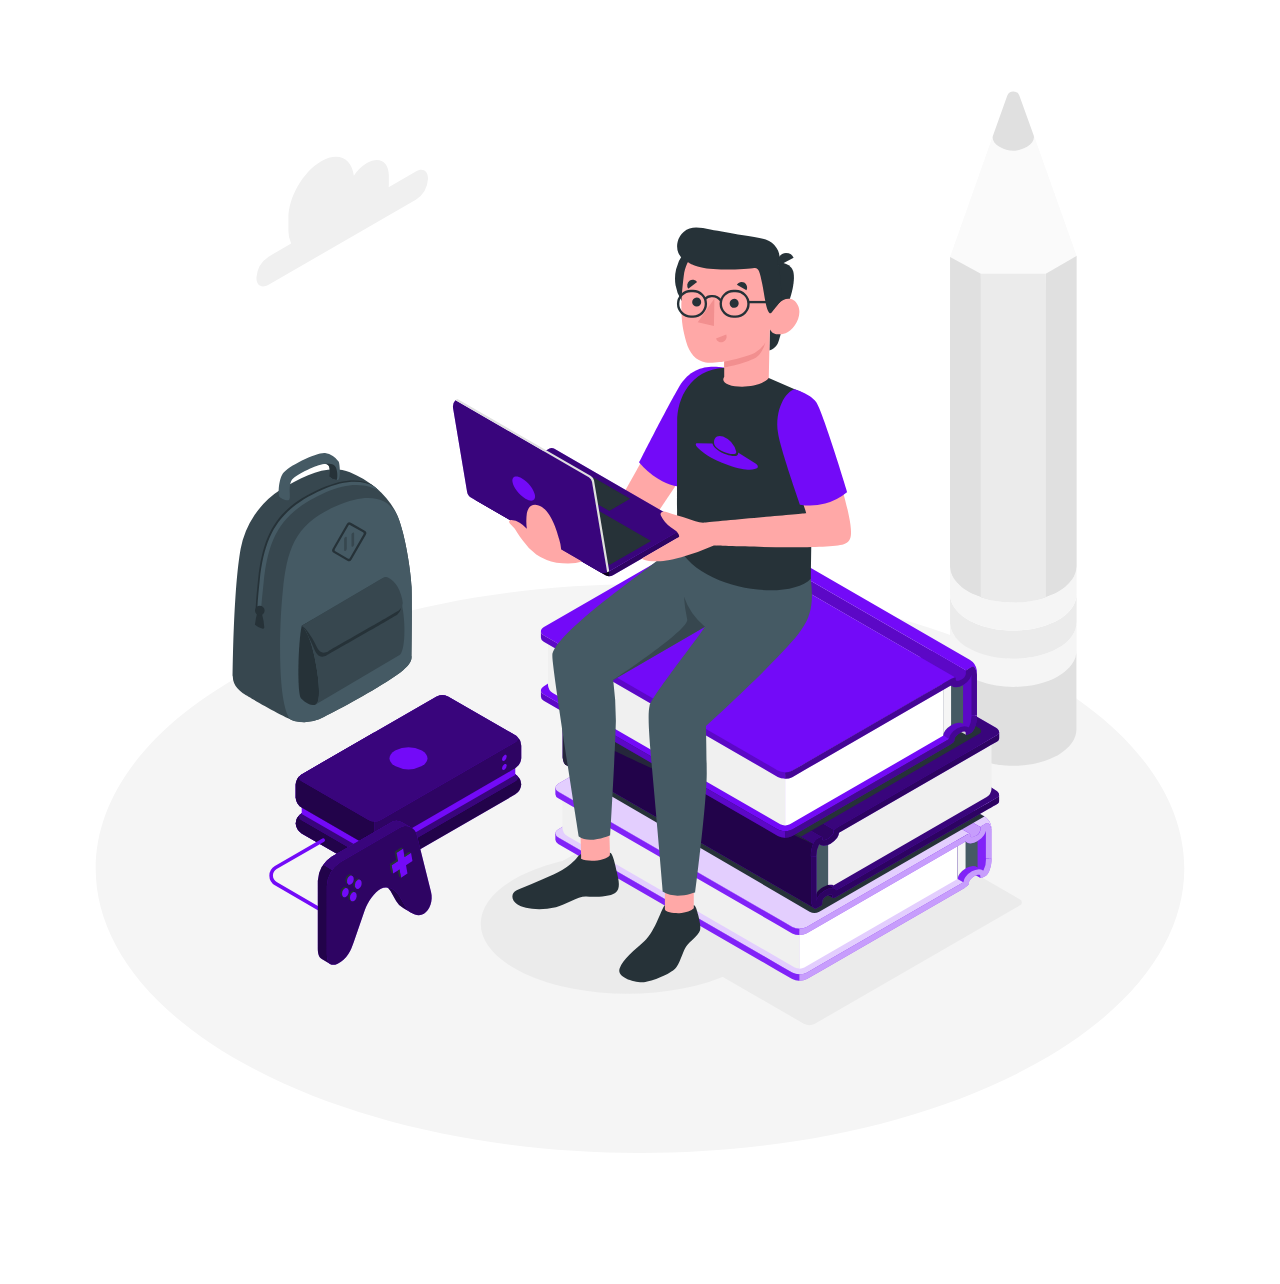
<file: anim1.html>
<!DOCTYPE html>
<html lang="en">
  <body>
    <svg
      class="animated"
      id="freepik_stories-nerd"
      xmlns="http://www.w3.org/2000/svg"
      viewBox="0 0 500 500"
      version="1.1"
      xmlns:xlink="http://www.w3.org/1999/xlink"
      xmlns:svgjs="http://svgjs.com/svgjs"
    >
      <style>
        svg#freepik_stories-nerd:not(.animated) .animable {
          opacity: 0;
        }
        svg#freepik_stories-nerd.animated #freepik--Floor--inject-1--inject-2 {
          animation: 1s 1 forwards cubic-bezier(0.36, -0.01, 0.5, 1.38)
            slideRight;
          animation-delay: 0s;
        }
        svg#freepik_stories-nerd.animated
          #freepik--Shadows--inject-1--inject-2 {
          animation: 1s 1 forwards cubic-bezier(0.36, -0.01, 0.5, 1.38)
            slideLeft;
          animation-delay: 0s;
        }
        svg#freepik_stories-nerd.animated #freepik--Pencil--inject-1--inject-2 {
          animation: 1s 1 forwards cubic-bezier(0.36, -0.01, 0.5, 1.38)
            slideDown;
          animation-delay: 0s;
        }
        svg#freepik_stories-nerd.animated
          #freepik--Backpack--inject-1--inject-2 {
          animation: 1s 1 forwards cubic-bezier(0.36, -0.01, 0.5, 1.38) fadeIn;
          animation-delay: 0s;
        }
        svg#freepik_stories-nerd.animated
          #freepik--game-console--inject-1--inject-2 {
          animation: 1s 1 forwards cubic-bezier(0.36, -0.01, 0.5, 1.38)
            slideDown;
          animation-delay: 0s;
        }
        svg#freepik_stories-nerd.animated #freepik--Cloud--inject-1--inject-2 {
          animation: 1s 1 forwards cubic-bezier(0.36, -0.01, 0.5, 1.38)
            slideRight;
          animation-delay: 0s;
        }
        svg#freepik_stories-nerd.animated
          #freepik--Character--inject-1--inject-2 {
          animation: 1s 1 forwards cubic-bezier(0.36, -0.01, 0.5, 1.38)
            lightSpeedLeft;
          animation-delay: 0s;
        }
        @keyframes slideRight {
          0% {
            opacity: 0;
            transform: translateX(30px);
          }
          100% {
            opacity: 1;
            transform: translateX(0);
          }
        }
        @keyframes slideLeft {
          0% {
            opacity: 0;
            transform: translateX(-30px);
          }
          100% {
            opacity: 1;
            transform: translateX(0);
          }
        }
        @keyframes slideDown {
          0% {
            opacity: 0;
            transform: translateY(-30px);
          }
          100% {
            opacity: 1;
            transform: translateY(0);
          }
        }
        @keyframes fadeIn {
          0% {
            opacity: 0;
          }
          100% {
            opacity: 1;
          }
        }
        @keyframes lightSpeedLeft {
          from {
            transform: translate3d(-50%, 0, 0) skewX(20deg);
            opacity: 0;
          }
          60% {
            transform: skewX(-10deg);
            opacity: 1;
          }
          80% {
            transform: skewX(2deg);
          }
          to {
            opacity: 1;
            transform: translate3d(0, 0, 0);
          }
        }
      </style>
      <g
        id="freepik--Floor--inject-1--inject-2"
        class="animable"
        style="transform-origin: 249.996px 340.407px"
      >
        <path
          d="M97.76,419.94c84.08,43.93,220.4,43.93,304.48,0s84.09-115.14,0-159.07-220.4-43.92-304.49,0S13.67,376,97.76,419.94Z"
          style="
            fill: rgb(245, 245, 245);
            transform-origin: 249.996px 340.407px;
          "
          id="elsd8z9pbwvpk"
          class="animable"
        ></path>
      </g>
      <g
        id="freepik--Shadows--inject-1--inject-2"
        class="animable"
        style="transform-origin: 294.038px 347.945px"
      >
        <path
          d="M204,381.79c22.66,10.8,59.39,10.8,82,0s22.66-28.3,0-39.1-59.38-10.8-82,0S181.3,371,204,381.79Z"
          style="fill: rgb(235, 235, 235); transform-origin: 244.991px 362.24px"
          id="elc4yq5ovt0wq"
          class="animable"
        ></path>
        <path
          d="M400.16,355.06l-81,46.75a4.79,4.79,0,0,1-4.33,0L213.58,343.33a1.32,1.32,0,0,1,0-2.5l81-46.75a4.79,4.79,0,0,1,4.33,0l101.28,58.48A1.32,1.32,0,0,1,400.16,355.06Z"
          style="
            fill: rgb(235, 235, 235);
            transform-origin: 306.878px 347.945px;
          "
          id="el0ebo9ebclxjo"
          class="animable"
        ></path>
      </g>
      <g
        id="freepik--Pencil--inject-1--inject-2"
        class="animable"
        style="transform-origin: 397.67px 166.365px"
      >
        <path
          d="M422.7,98.07v21.47s-8.82,4.13-25,4.13-25-4.14-25-4.14v-21l16.88-47.77c-.23,1.5.65,3,2.63,4.18a10.36,10.36,0,0,0,9.74.61,9.19,9.19,0,0,0,1.26-.61c2.1-1.21,3-2.87,2.59-4.45Z"
          style="fill: rgb(245, 245, 245); transform-origin: 397.7px 87.08px"
          id="el89b29o6j3sl"
          class="animable"
        ></path>
        <g id="elowywu04mzbl">
          <path
            d="M422.7,98.07v21.47s-8.82,4.13-25,4.13-25-4.14-25-4.14v-21l16.88-47.77c-.23,1.5.65,3,2.63,4.18a10.36,10.36,0,0,0,9.74.61,9.19,9.19,0,0,0,1.26-.61c2.1-1.21,3-2.87,2.59-4.45Z"
            style="
              fill: rgb(255, 255, 255);
              opacity: 0.5;
              transform-origin: 397.7px 87.08px;
            "
            class="animable"
            id="elsiuarbt7v6"
          ></path>
        </g>
        <path
          d="M420.76,248.57a17,17,0,0,1-5.39,4.64c-9.78,5.65-25.63,5.65-35.4,0a17,17,0,0,1-5.4-4.64,9.67,9.67,0,0,1-1.92-5.17v11.15c.18,3.56,2.61,7.09,7.32,9.81,9.77,5.64,25.62,5.64,35.4,0,4.88-2.82,7.33-6.52,7.33-10.22V243A9.47,9.47,0,0,1,420.76,248.57Z"
          style="
            fill: rgb(245, 245, 245);
            transform-origin: 397.675px 255.795px;
          "
          id="el85fsgt5i8hg"
          class="animable"
        ></path>
        <path
          d="M420.76,237.42a17,17,0,0,1-5.39,4.64c-.58.33-1.17.64-1.78.93-9.23,4.4-22.62,4.4-31.84,0-.61-.29-1.21-.6-1.78-.93a17,17,0,0,1-5.4-4.64,9.64,9.64,0,0,1-1.92-5.16V243.4a9.67,9.67,0,0,0,1.92,5.17,17,17,0,0,0,5.4,4.64c9.77,5.65,25.62,5.65,35.4,0a17,17,0,0,0,5.39-4.64A9.47,9.47,0,0,0,422.7,243V231.85A9.46,9.46,0,0,1,420.76,237.42Z"
          style="
            fill: rgb(235, 235, 235);
            transform-origin: 397.675px 244.649px;
          "
          id="elr1y33ox8qlr"
          class="animable"
        ></path>
        <path
          d="M420.76,226.27a17.12,17.12,0,0,1-5.39,4.65c-.58.33-1.17.63-1.78.93-9.23,4.4-22.62,4.4-31.84,0-.61-.3-1.21-.6-1.78-.93a17.17,17.17,0,0,1-5.4-4.65,9.64,9.64,0,0,1-1.92-5.16v11.15a9.64,9.64,0,0,0,1.92,5.16,17,17,0,0,0,5.4,4.64c.57.33,1.17.64,1.78.93,9.22,4.4,22.61,4.4,31.84,0,.61-.29,1.2-.6,1.78-.93a17,17,0,0,0,5.39-4.64,9.46,9.46,0,0,0,1.94-5.57V220.7A9.44,9.44,0,0,1,420.76,226.27Z"
          style="
            fill: rgb(245, 245, 245);
            transform-origin: 397.675px 233.495px;
          "
          id="elb4eq155n4k"
          class="animable"
        ></path>
        <path
          d="M372.65,98.49V221.11a9.64,9.64,0,0,0,1.92,5.16,17.17,17.17,0,0,0,5.4,4.65c.57.33,1.17.63,1.78.93a33,33,0,0,0,7.58,2.47L384.8,105.09Z"
          style="fill: rgb(245, 245, 245); transform-origin: 380.99px 166.405px"
          id="el14lkg83dsax"
          class="animable"
        ></path>
        <path
          d="M410.54,105.09,406,234.32a33,33,0,0,0,7.58-2.47c.61-.3,1.2-.6,1.78-.93a17.12,17.12,0,0,0,5.39-4.65,9.44,9.44,0,0,0,1.94-5.57V98.07Z"
          style="
            fill: rgb(245, 245, 245);
            transform-origin: 414.345px 166.195px;
          "
          id="el1s7fb7f24ih"
          class="animable"
        ></path>
        <path
          d="M372.65,98.49V221.11a9.64,9.64,0,0,0,1.92,5.16,17.17,17.17,0,0,0,5.4,4.65c.57.33,1.17.63,1.78.93a33,33,0,0,0,7.58,2.47L384.8,105.09Z"
          style="fill: rgb(224, 224, 224); transform-origin: 380.99px 166.405px"
          id="elg36pi7nzd0c"
          class="animable"
        ></path>
        <path
          d="M410.54,105.09,406,234.32a33,33,0,0,0,7.58-2.47c.61-.3,1.2-.6,1.78-.93a17.12,17.12,0,0,0,5.39-4.65,9.44,9.44,0,0,0,1.94-5.57V98.07Z"
          style="
            fill: rgb(224, 224, 224);
            transform-origin: 414.345px 166.195px;
          "
          id="elqkc0g9hdm8o"
          class="animable"
        ></path>
        <path
          d="M384.8,105.09v128a35.85,35.85,0,0,0,4.53,1.24,41.9,41.9,0,0,0,8.34.83h0a42.66,42.66,0,0,0,8.34-.83,35.85,35.85,0,0,0,4.53-1.24v-128Z"
          style="fill: rgb(235, 235, 235); transform-origin: 397.67px 170.125px"
          id="elmo8bzutbbjm"
          class="animable"
        ></path>
        <path
          d="M403.17,54.89a9.19,9.19,0,0,1-1.26.61,10.36,10.36,0,0,1-9.74-.61c-2-1.14-2.86-2.68-2.63-4.18l5.76-16.13A2.52,2.52,0,0,1,397.67,33h0a2.53,2.53,0,0,1,2.38,1.58l5.7,15.84v0C406.14,52,405.27,53.68,403.17,54.89Z"
          style="
            fill: rgb(224, 224, 224);
            transform-origin: 397.672px 44.7169px;
          "
          id="elk9p6bzsapyo"
          class="animable"
        ></path>
        <path
          d="M415.37,264.36c-8.4,4.85-21.28,5.52-30.94,2q-.81-.28-1.59-.63l-.72-.3c-.75-.34-1.47-.71-2.15-1.1-4.71-2.72-7.14-6.25-7.32-9.81V284.9c-.18,3.84,2.25,7.71,7.32,10.63.6.35,1.23.68,1.88,1,.24.12.5.21.74.32.42.18.83.37,1.26.53s.67.24,1,.35.71.26,1.08.37.82.23,1.23.34.63.18.95.25.95.21,1.43.3c.27,0,.54.12.81.16.54.1,1.09.17,1.64.25l.65.09c.61.07,1.22.12,1.83.16l.48,0c.67.05,1.34.07,2,.08h.32c.72,0,1.44,0,2.16,0h.16c.76,0,1.52-.09,2.28-.16h0a34.38,34.38,0,0,0,12.77-3.66h0c.22-.12.45-.22.67-.35,4.88-2.82,7.33-6.52,7.33-10.22V254.14C422.7,257.84,420.25,261.54,415.37,264.36Z"
          style="
            fill: rgb(224, 224, 224);
            transform-origin: 397.641px 276.935px;
          "
          id="elxba4ea7phds"
          class="animable"
        ></path>
      </g>
      <g
        id="freepik--Backpack--inject-1--inject-2"
        class="animable"
        style="transform-origin: 124.326px 229.271px"
      >
        <path
          d="M113.48,282.08c-2.89-.73-18.32-9.51-19.89-10.58s-4.67-3.28-4.67-7.09c0-3.37.35-35.15,3.11-50.5a35.64,35.64,0,0,1,15.85-23.4c9.6-5.95,19.25-10.26,27.38-6.88s15.55,9.59,18.75,17.09,5.39,22.52,5.62,28.33,0,25.73,0,27.5-.32,4.07-9.85,10-22.69,13-26.76,14.83A15.54,15.54,0,0,1,113.48,282.08Z"
          style="fill: rgb(55, 71, 79); transform-origin: 124.326px 232.483px"
          id="el6rcqrzlzscw"
          class="animable"
        ></path>
        <path
          d="M111.1,194.64c-.88.5-3.42-.75-3.8-1.38s-.48-6.08,1.42-9.09,13.75-8.56,16.68-8.15a8.17,8.17,0,0,1,5.45,3.48c.36.77.76,5.84,0,6.88s-3.47-.56-3.71-1,.89-4.15-1-4.92c-1.74-.7-10,2.81-13.36,5.63-1.46,1.23-1.39,4.28-1.32,5.79S111.54,194.38,111.1,194.64Z"
          style="fill: rgb(69, 90, 100); transform-origin: 119.18px 185.377px"
          id="elrnz9vcsiig"
          class="animable"
        ></path>
        <path
          d="M108.72,230.42c1.7-16.51,4.76-26.15,20.91-33.34s22.42-1.07,24.71,4.44c3,7.72,5.07,21.92,5.29,27.53.23,5.81,0,25.73,0,27.5s-.32,4.07-9.85,10-22.69,13-26.76,14.83a15.54,15.54,0,0,1-9.54.73,12.7,12.7,0,0,1-1.86-.73C106.59,274.92,107.16,245.5,108.72,230.42Z"
          style="fill: rgb(69, 90, 100); transform-origin: 133.675px 238.176px"
          id="el02ad4vr4rv7u"
          class="animable"
        ></path>
        <path
          d="M146.37,190.63c-4.22-2.47-11.14-4.1-21.3.43-18.16,8.09-22.77,18.22-24.6,36-.33,3.26-.82,7.14-1,11.31l-1.5-.91c.21-4.5.65-8.35,1-11.83,2-17.91,7.37-27.81,24.72-35.54,9.61-4.28,15.92-3.72,20.1-1.61A31.47,31.47,0,0,1,146.37,190.63Z"
          style="fill: rgb(38, 50, 56); transform-origin: 122.17px 212.621px"
          id="elylgxkugw9y"
          class="animable"
        ></path>
        <path
          d="M147,191.09c-4.21-2.47-11.14-4.1-21.29.43-18.17,8.09-22.78,18.22-24.61,36-.33,3.26-.82,7.14-1,11.31l-1.5-.91c.21-4.5.65-8.35,1-11.83,2-17.91,7.37-27.82,24.72-35.54,9.61-4.28,16.09-3.57,20.27-1.47A27.86,27.86,0,0,1,147,191.09Z"
          style="fill: rgb(69, 90, 100); transform-origin: 122.8px 213.122px"
          id="eloq0z1q2t25n"
          class="animable"
        ></path>
        <path
          d="M141.12,206.79l-5.49-3.14a1.18,1.18,0,0,0-1.6.44l-5.63,9.79a1.18,1.18,0,0,0,.42,1.61l5.42,3.16a1.18,1.18,0,0,0,1.61-.42l5.7-9.85A1.15,1.15,0,0,0,141.12,206.79Z"
          style="fill: rgb(38, 50, 56); transform-origin: 134.975px 211.155px"
          id="elfhaq9fkwydt"
          class="animable"
        ></path>
        <path
          d="M135.23,217.53l5.41-9.33a.58.58,0,0,0-.22-.8l-5-2.84a.59.59,0,0,0-.8.22l-5.35,9.29a.59.59,0,0,0,.22.8l4.91,2.87A.59.59,0,0,0,135.23,217.53Z"
          style="fill: rgb(69, 90, 100); transform-origin: 134.957px 211.158px"
          id="elvksi3ug1k6"
          class="animable"
        ></path>
        <path
          d="M136.39,213.07h0a1.09,1.09,0,0,0,.52-.82v-4.47c0-.29-.23-.38-.52-.22h0a1.09,1.09,0,0,0-.52.82v4.47C135.87,213.14,136.1,213.23,136.39,213.07Z"
          style="fill: rgb(55, 71, 79); transform-origin: 136.39px 210.315px"
          id="elt3z1axaxmna"
          class="animable"
        ></path>
        <path
          d="M133.49,214.75h0a1.12,1.12,0,0,0,.52-.83v-4.46c0-.29-.24-.39-.52-.22h0a1.07,1.07,0,0,0-.52.82v4.47C133,214.81,133.2,214.91,133.49,214.75Z"
          style="fill: rgb(55, 71, 79); transform-origin: 133.49px 211.992px"
          id="el0163qvxagc8nk"
          class="animable"
        ></path>
        <path
          d="M116.2,244.38s2.72,2.24,4.68,10.68,3.14,19.07,1,20.35-5.23-1.4-6-2.32C114.3,271.2,114.69,251.14,116.2,244.38Z"
          style="fill: rgb(38, 50, 56); transform-origin: 118.943px 260.065px"
          id="elbb2or9593em"
          class="animable"
        ></path>
        <path
          d="M116.2,244.38s2.72,2.24,4.68,10.68,3.14,19.07,1,20.35l33-19.46c2.16-1.28,2.69-12.45.74-20.89-1.29-5.55-3.66-8.19-5.12-9.35a2.12,2.12,0,0,0-2.37-.15L116.2,244.38"
          style="fill: rgb(55, 71, 79); transform-origin: 136.514px 250.339px"
          id="ele0k0yqha7kw"
          class="animable"
        ></path>
        <path
          d="M149.82,227c1.58.78,4.26,2.93,5.47,8.64a4.29,4.29,0,0,1-1.35,4.34c-1.1.78-24.72,14.21-27.85,16.08-2.7,1.61-4.1-.53-4.69-1.87h0c-1-2.38-1.86-4.23-2.6-5.65a11.84,11.84,0,0,0-2.59-4.15l31.47-17.3A2.28,2.28,0,0,1,149.82,227Z"
          style="fill: rgb(38, 50, 56); transform-origin: 135.82px 241.706px"
          id="elhair0hlxxjq"
          class="animable"
        ></path>
        <path
          d="M100.49,239.76a29,29,0,0,1,.89,5.25c0,.36-.49.55-.63.55A6.37,6.37,0,0,1,97.69,244a30.23,30.23,0,0,1,.82-4.48Z"
          style="fill: rgb(38, 50, 56); transform-origin: 99.535px 242.54px"
          id="el6lgxk6m8yz"
          class="animable"
        ></path>
        <path
          d="M101.51,238.35a1.91,1.91,0,1,0-1.91,1.91A1.91,1.91,0,0,0,101.51,238.35Z"
          style="fill: rgb(38, 50, 56); transform-origin: 99.6px 238.35px"
          id="el189rs9lpbf7"
          class="animable"
        ></path>
        <path
          d="M125.4,180.37c2.09-.2,4.06,0,4.56,2.09s.32,4,0,4.26a5,5,0,0,1-2.82-1.34c-.24-.45.89-4.15-1-4.92a1.86,1.86,0,0,0-.72-.09Z"
          style="fill: rgb(38, 50, 56); transform-origin: 127.836px 183.515px"
          id="elf596h4boea"
          class="animable"
        ></path>
        <path
          d="M148.33,225.45a2.28,2.28,0,0,1,2.15-.09c1.58.78,4.26,2.93,5.47,8.64a4.3,4.3,0,0,1-1.35,4.34c-1.1.78-24.71,14.21-27.84,16.08-2.7,1.61-4.11-.53-4.7-1.87h0c-3.27-6.84-5.86-8.17-5.86-8.17Z"
          style="fill: rgb(55, 71, 79); transform-origin: 136.145px 240.064px"
          id="elw856x515w6"
          class="animable"
        ></path>
      </g>
      <g
        id="freepik--game-console--inject-1--inject-2"
        class="animable"
        style="transform-origin: 153.213px 325.167px"
      >
        <path
          d="M142.67,341.79l-26.48-15.28a5.28,5.28,0,0,1-2.38-4.12v.3a5.26,5.26,0,0,1,2.38-4.12l53.25-30.74a5.23,5.23,0,0,1,4.75,0l26.48,15.29a5.22,5.22,0,0,1,2.38,4.11v-.3a5.26,5.26,0,0,1-2.37,4.12l-53.25,30.74A5.25,5.25,0,0,1,142.67,341.79Z"
          style="fill: #730af8; transform-origin: 158.43px 314.81px"
          id="elveysmoefk4q"
          class="animable"
        ></path>
        <g id="elg8icngmusyq">
          <path
            d="M142.67,341.79l-26.48-15.28a5.28,5.28,0,0,1-2.38-4.12v.3a5.26,5.26,0,0,1,2.38-4.12l53.25-30.74a5.23,5.23,0,0,1,4.75,0l26.48,15.29a5.22,5.22,0,0,1,2.38,4.11v-.3a5.26,5.26,0,0,1-2.37,4.12l-53.25,30.74A5.25,5.25,0,0,1,142.67,341.79Z"
            style="opacity: 0.7; transform-origin: 158.43px 314.81px"
            class="animable"
            id="el4y0ov56dhtd"
          ></path>
        </g>
        <path
          d="M145,301.91l-28.85,16.66a5.26,5.26,0,0,0-2.38,4.12v-.3a5.28,5.28,0,0,0,2.38,4.12l26.48,15.28a4.87,4.87,0,0,0,2.38.57Z"
          style="fill: #730af8; transform-origin: 129.39px 322.135px"
          id="elxz0ds61hrhs"
          class="animable"
        ></path>
        <g id="elif0qr8050v">
          <path
            d="M145,301.91l-28.85,16.66a5.26,5.26,0,0,0-2.38,4.12v-.3a5.28,5.28,0,0,0,2.38,4.12l26.48,15.28a4.87,4.87,0,0,0,2.38.57Z"
            style="opacity: 0.7; transform-origin: 129.39px 322.135px"
            class="animable"
            id="eld9232m789uq"
          ></path>
        </g>
        <path
          d="M116.18,321.32l26.47,15.29a5.32,5.32,0,0,0,4.76,0l53.25-30.75c1.32-.76,1.32-2,0-2.74l-26.48-15.29a5.23,5.23,0,0,0-4.75,0l-53.25,30.74C114.86,319.33,114.86,320.56,116.18,321.32Z"
          style="fill: #730af8; transform-origin: 158.42px 312.216px"
          id="el9hnmn9qfjhd"
          class="animable"
        ></path>
        <g id="elmr6wplwu7er">
          <path
            d="M116.18,321.32l26.47,15.29a5.32,5.32,0,0,0,4.76,0l53.25-30.75c1.32-.76,1.32-2,0-2.74l-26.48-15.29a5.23,5.23,0,0,0-4.75,0l-53.25,30.74C114.86,319.33,114.86,320.56,116.18,321.32Z"
            style="opacity: 0.5; transform-origin: 158.42px 312.216px"
            class="animable"
            id="elelba33xzhbe"
          ></path>
        </g>
        <path
          d="M116.18,316.29v2.54l27.48,15.87a2.76,2.76,0,0,0,2.75,0l54.25-31.33v-2.62l-55.63,27Z"
          style="fill: #730af8; transform-origin: 158.42px 317.908px"
          id="el9ve6tgk62eq"
          class="animable"
        ></path>
        <path
          d="M142.66,331.58l-26.48-15.29a5.24,5.24,0,0,1-2.38-4.12v-4.89a5.24,5.24,0,0,1,2.38-4.12l53.25-30.75a5.23,5.23,0,0,1,4.75,0l26.48,15.29a5.24,5.24,0,0,1,2.38,4.12v4.9a5.09,5.09,0,0,1-2.38,4l-53.25,30.83A5.23,5.23,0,0,1,142.66,331.58Z"
          style="fill: #730af8; transform-origin: 158.42px 301.988px"
          id="el0myqjnteyq2"
          class="animable"
        ></path>
        <g id="eluzqi0zdtpfq">
          <path
            d="M142.66,331.58l-26.48-15.29a5.24,5.24,0,0,1-2.38-4.12v-4.89a5.24,5.24,0,0,1,2.38-4.12l53.25-30.75a5.23,5.23,0,0,1,4.75,0l26.48,15.29a5.24,5.24,0,0,1,2.38,4.12v4.9a5.09,5.09,0,0,1-2.38,4l-53.25,30.83A5.23,5.23,0,0,1,142.66,331.58Z"
            style="opacity: 0.6; transform-origin: 158.42px 301.988px"
            class="animable"
            id="el5t98w12x08w"
          ></path>
        </g>
        <path
          d="M145,286.5l-28.85,16.66a5.24,5.24,0,0,0-2.38,4.12v4.89a5.24,5.24,0,0,0,2.38,4.12l26.48,15.29a4.8,4.8,0,0,0,2.37.57Z"
          style="fill: #730af8; transform-origin: 129.385px 309.326px"
          id="eljqb95epm5kn"
          class="animable"
        ></path>
        <g id="elzgf8inyzfln">
          <path
            d="M145,286.5l-28.85,16.66a5.24,5.24,0,0,0-2.38,4.12v4.89a5.24,5.24,0,0,0,2.38,4.12l26.48,15.29a4.8,4.8,0,0,0,2.37.57Z"
            style="opacity: 0.7; transform-origin: 129.385px 309.326px"
            class="animable"
            id="elnfp5u8u7cve"
          ></path>
        </g>
        <path
          d="M116.18,305.9l26.47,15.29a5.25,5.25,0,0,0,4.76,0l53.25-30.74c1.32-.76,1.32-2,0-2.75l-26.48-15.29a5.23,5.23,0,0,0-4.75,0l-53.25,30.75C114.86,303.92,114.86,305.15,116.18,305.9Z"
          style="fill: #730af8; transform-origin: 158.42px 296.8px"
          id="elc27cx268rlo"
          class="animable"
        ></path>
        <g id="elqgbu29uhw3">
          <path
            d="M116.18,305.9l26.47,15.29a5.25,5.25,0,0,0,4.76,0l53.25-30.74c1.32-.76,1.32-2,0-2.75l-26.48-15.29a5.23,5.23,0,0,0-4.75,0l-53.25,30.75C114.86,303.92,114.86,305.15,116.18,305.9Z"
            style="opacity: 0.5; transform-origin: 158.42px 296.8px"
            class="animable"
            id="eliaa1fovfkyb"
          ></path>
        </g>
        <path
          d="M153.11,293.75c-2.93,1.7-2.93,4.43,0,6.11a11.82,11.82,0,0,0,10.62,0c2.93-1.68,2.93-4.41,0-6.11A11.76,11.76,0,0,0,153.11,293.75Z"
          style="fill: #730af8; transform-origin: 158.42px 296.801px"
          id="elnljcgcahc5a"
          class="animable"
        ></path>
        <path
          d="M196.35,295.54a2.06,2.06,0,0,0-.93,1.62c0,.6.42.85.93.56a2.06,2.06,0,0,0,.93-1.62C197.28,295.5,196.86,295.25,196.35,295.54Z"
          style="fill: #730af8; transform-origin: 196.35px 296.63px"
          id="elm7iqsbv8ltr"
          class="animable"
        ></path>
        <path
          d="M196.35,299.13a2.06,2.06,0,0,0-.93,1.62c0,.6.42.85.93.56a2,2,0,0,0,.93-1.62C197.28,299.09,196.86,298.84,196.35,299.13Z"
          style="fill: #730af8; transform-origin: 196.35px 300.22px"
          id="elx30ux0e8gnb"
          class="animable"
        ></path>
        <path
          d="M131.57,362a.73.73,0,0,1-.35-.09L105.56,347a4.38,4.38,0,0,1,0-7.58l18.81-10.86a.7.7,0,0,1,.7,1.21L106.27,340.6a3,3,0,0,0,0,5.16l25.66,14.89a.69.69,0,0,1,.25,1A.68.68,0,0,1,131.57,362Z"
          style="fill: #730af8; transform-origin: 117.838px 345.242px"
          id="el9nhwsarj5xt"
          class="animable"
        ></path>
        <path
          d="M163.71,347.6l-5.56-22.32a6,6,0,0,0-.31-.9l1.62-.23-3.53-2h0a4.64,4.64,0,0,0-4.78.21L128,335.76a12.09,12.09,0,0,0-5.45,9.48v26.84c0,2.14.52,3.61,1.59,4.12h0l3.32,1.92-.8-2.12.18-.07c3.81-1.82,5.19-5.14,6.33-8.43l4.41-12.75c1.14-3.29,4-7.06,6.34-8.43s5.68,0,7.4,3l2.22,3.88a7.24,7.24,0,0,0,2.94,2.9h0l3.38,2-.86-1.34a3.94,3.94,0,0,0,2-.54C163.31,354.84,164.55,351,163.71,347.6Z"
          style="fill: #730af8; transform-origin: 143.262px 349.853px"
          id="elwyn403c6ono"
          class="animable"
        ></path>
        <g id="elov7tsdjzml">
          <path
            d="M163.71,347.6l-5.56-22.32a6,6,0,0,0-.31-.9l1.62-.23-3.53-2h0a4.64,4.64,0,0,0-4.78.21L128,335.76a12.09,12.09,0,0,0-5.45,9.48v26.84c0,2.14.52,3.61,1.59,4.12h0l3.32,1.92-.8-2.12.18-.07c3.81-1.82,5.19-5.14,6.33-8.43l4.41-12.75c1.14-3.29,4-7.06,6.34-8.43s5.68,0,7.4,3l2.22,3.88a7.24,7.24,0,0,0,2.94,2.9h0l3.38,2-.86-1.34a3.94,3.94,0,0,0,2-.54C163.31,354.84,164.55,351,163.71,347.6Z"
            style="opacity: 0.7; transform-origin: 143.262px 349.853px"
            class="animable"
            id="elq87g3iftz"
          ></path>
        </g>
        <path
          d="M157.84,324.38l1.62-.23-3.53-2h0a4.64,4.64,0,0,0-4.78.21L128,335.76a10.64,10.64,0,0,0-3.24,3.15l5.51,3.36,28.18-15.92-.27-1.07A6,6,0,0,0,157.84,324.38Z"
          style="fill: #730af8; transform-origin: 142.11px 331.928px"
          id="el07up5e7k0you"
          class="animable"
        ></path>
        <g id="elkgh2jt8mxd">
          <path
            d="M157.84,324.38l1.62-.23-3.53-2h0a4.64,4.64,0,0,0-4.78.21L128,335.76a10.64,10.64,0,0,0-3.24,3.15l5.51,3.36,28.18-15.92-.27-1.07A6,6,0,0,0,157.84,324.38Z"
            style="opacity: 0.5; transform-origin: 142.11px 331.928px"
            class="animable"
            id="el9mkf31smoal"
          ></path>
        </g>
        <path
          d="M164.53,358.3c-2.37,1.37-5.7,0-7.43-3l-2.21-3.88c-1.73-3-5-4.37-7.41-3s-5.2,5.13-6.34,8.43l-4.4,12.74c-1.14,3.29-2.53,6.61-6.34,8.43-2.88,1.38-4.27-.36-4.27-3.84V347.32a12.1,12.1,0,0,1,5.46-9.47l23.19-13.45a4.48,4.48,0,0,1,7,3l5.56,22.33C168.16,353.07,166.91,356.93,164.53,358.3Z"
          style="fill: #730af8; transform-origin: 146.861px 351.042px"
          id="el28aevvj1n49"
          class="animable"
        ></path>
        <g id="ele7zdry6bzx7">
          <path
            d="M164.53,358.3c-2.37,1.37-5.7,0-7.43-3l-2.21-3.88c-1.73-3-5-4.37-7.41-3s-5.2,5.13-6.34,8.43l-4.4,12.74c-1.14,3.29-2.53,6.61-6.34,8.43-2.88,1.38-4.27-.36-4.27-3.84V347.32a12.1,12.1,0,0,1,5.46-9.47l23.19-13.45a4.48,4.48,0,0,1,7,3l5.56,22.33C168.16,353.07,166.91,356.93,164.53,358.3Z"
            style="opacity: 0.6; transform-origin: 146.861px 351.042px"
            class="animable"
            id="el36e66zi7ts9"
          ></path>
        </g>
        <polygon
          points="155.54 332.13 156.12 335.42 158.69 333.78 159.26 337.07 156.7 338.72 157.28 342.01 154.72 343.65 154.14 340.36 151.58 342.01 151 338.71 153.56 337.07 152.98 333.78 155.54 332.13"
          style="fill: rgb(38, 50, 56); transform-origin: 155.13px 337.89px"
          id="el5ycpxka9iip"
          class="animable"
        ></polygon>
        <polygon
          points="156.28 332.52 156.86 335.81 159.42 334.17 160 337.46 157.44 339.11 158.02 342.4 155.46 344.04 154.88 340.75 152.32 342.39 151.74 339.1 154.3 337.46 153.72 334.17 156.28 332.52"
          style="fill: #730af8; transform-origin: 155.87px 338.28px"
          id="elgkig78htsh8"
          class="animable"
        ></polygon>
        <path
          d="M136.14,343.78a2.63,2.63,0,0,1-1,2.47c-.71.45-1.41.08-1.57-.83a2.6,2.6,0,0,1,1-2.47C135.27,342.5,136,342.87,136.14,343.78Z"
          style="fill: rgb(38, 50, 56); transform-origin: 134.854px 344.6px"
          id="elhvvmefikumh"
          class="animable"
        ></path>
        <path
          d="M137.3,350.36a2.6,2.6,0,0,1-1,2.47c-.71.45-1.41.08-1.57-.82a2.59,2.59,0,0,1,1-2.47C136.43,349.08,137.14,349.45,137.3,350.36Z"
          style="fill: rgb(38, 50, 56); transform-origin: 136.015px 351.182px"
          id="elrlknwaa57n"
          class="animable"
        ></path>
        <path
          d="M139.28,345.42a2.59,2.59,0,0,1-1,2.47c-.71.46-1.41.09-1.57-.82a2.59,2.59,0,0,1,1-2.47C138.42,344.15,139.12,344.51,139.28,345.42Z"
          style="fill: rgb(38, 50, 56); transform-origin: 137.995px 346.247px"
          id="elayrsubu3bij"
          class="animable"
        ></path>
        <path
          d="M134.16,348.71a2.59,2.59,0,0,1-1,2.47c-.71.46-1.41.09-1.57-.82a2.6,2.6,0,0,1,1-2.47C133.3,347.44,134,347.8,134.16,348.71Z"
          style="fill: rgb(38, 50, 56); transform-origin: 132.875px 349.537px"
          id="el4k4in0vqz7u"
          class="animable"
        ></path>
        <path
          d="M136.19,343.81a2.6,2.6,0,0,1-1,2.47c-.71.45-1.41.09-1.57-.82a2.59,2.59,0,0,1,1-2.47C135.33,342.53,136,342.9,136.19,343.81Z"
          style="fill: rgb(38, 50, 56); transform-origin: 134.905px 344.633px"
          id="el04yvy5ua04dy"
          class="animable"
        ></path>
        <path
          d="M137.35,350.39a2.59,2.59,0,0,1-1,2.47c-.71.46-1.41.09-1.57-.82a2.59,2.59,0,0,1,1-2.47C136.49,349.12,137.19,349.48,137.35,350.39Z"
          style="fill: rgb(38, 50, 56); transform-origin: 136.065px 351.217px"
          id="el4x16z598dm8"
          class="animable"
        ></path>
        <path
          d="M139.33,345.46a2.59,2.59,0,0,1-1,2.46c-.7.46-1.41.09-1.57-.82a2.62,2.62,0,0,1,1-2.47C138.47,344.18,139.17,344.55,139.33,345.46Z"
          style="fill: rgb(38, 50, 56); transform-origin: 138.045px 346.278px"
          id="elpxj6w4mgzuh"
          class="animable"
        ></path>
        <path
          d="M134.21,348.75a2.6,2.6,0,0,1-1,2.47c-.7.45-1.41.08-1.57-.83a2.63,2.63,0,0,1,1-2.47C133.35,347.47,134.05,347.84,134.21,348.75Z"
          style="fill: rgb(38, 50, 56); transform-origin: 132.926px 349.57px"
          id="elz0o6u5s2jkg"
          class="animable"
        ></path>
        <path
          d="M136.24,343.84a2.59,2.59,0,0,1-1,2.47c-.7.46-1.41.09-1.57-.82a2.62,2.62,0,0,1,1-2.47C135.38,342.57,136.08,342.93,136.24,343.84Z"
          style="fill: rgb(38, 50, 56); transform-origin: 134.956px 344.667px"
          id="els5ra593znk"
          class="animable"
        ></path>
        <path
          d="M137.4,350.43a2.59,2.59,0,0,1-1,2.46c-.7.46-1.41.09-1.57-.82a2.62,2.62,0,0,1,1-2.47C136.54,349.15,137.24,349.52,137.4,350.43Z"
          style="fill: rgb(38, 50, 56); transform-origin: 136.115px 351.248px"
          id="el2gohuokxsxe"
          class="animable"
        ></path>
        <path
          d="M139.39,345.49a2.62,2.62,0,0,1-1,2.47c-.71.45-1.41.08-1.57-.82a2.59,2.59,0,0,1,1-2.47C138.52,344.21,139.23,344.58,139.39,345.49Z"
          style="fill: rgb(38, 50, 56); transform-origin: 138.104px 346.312px"
          id="elvhey5enrrr"
          class="animable"
        ></path>
        <path
          d="M134.27,348.78a2.62,2.62,0,0,1-1,2.47c-.71.45-1.41.09-1.57-.82a2.59,2.59,0,0,1,1-2.47C133.4,347.5,134.11,347.87,134.27,348.78Z"
          style="fill: rgb(38, 50, 56); transform-origin: 132.984px 349.603px"
          id="elyg97yokv4k"
          class="animable"
        ></path>
        <path
          d="M136.3,343.88a2.62,2.62,0,0,1-1,2.47c-.71.45-1.41.08-1.57-.83a2.59,2.59,0,0,1,1-2.46C135.43,342.6,136.14,343,136.3,343.88Z"
          style="fill: rgb(38, 50, 56); transform-origin: 135.015px 344.704px"
          id="ell47xdsq81ph"
          class="animable"
        ></path>
        <path
          d="M137.46,350.46a2.62,2.62,0,0,1-1,2.47c-.71.45-1.41.09-1.57-.82a2.59,2.59,0,0,1,1-2.47C136.59,349.18,137.3,349.55,137.46,350.46Z"
          style="fill: rgb(38, 50, 56); transform-origin: 136.174px 351.283px"
          id="elg6hfg40zf7l"
          class="animable"
        ></path>
        <path
          d="M139.44,345.52a2.59,2.59,0,0,1-1,2.47c-.71.46-1.41.09-1.57-.82a2.6,2.6,0,0,1,1-2.47C138.58,344.25,139.28,344.61,139.44,345.52Z"
          style="fill: rgb(38, 50, 56); transform-origin: 138.155px 346.347px"
          id="ellrqmiinbcbm"
          class="animable"
        ></path>
        <path
          d="M134.32,348.81a2.59,2.59,0,0,1-1,2.47c-.71.46-1.41.09-1.57-.82a2.6,2.6,0,0,1,1-2.47C133.46,347.54,134.16,347.9,134.32,348.81Z"
          style="fill: rgb(38, 50, 56); transform-origin: 133.035px 349.637px"
          id="elvteav9yr98"
          class="animable"
        ></path>
        <path
          d="M136.35,343.91a2.6,2.6,0,0,1-1,2.47c-.71.45-1.41.09-1.57-.82a2.59,2.59,0,0,1,1-2.47C135.49,342.63,136.19,343,136.35,343.91Z"
          style="fill: rgb(38, 50, 56); transform-origin: 135.065px 344.733px"
          id="elt8rst671x2"
          class="animable"
        ></path>
        <path
          d="M137.51,350.49a2.59,2.59,0,0,1-1,2.47c-.71.46-1.41.09-1.57-.82a2.6,2.6,0,0,1,1-2.47C136.65,349.22,137.35,349.58,137.51,350.49Z"
          style="fill: rgb(38, 50, 56); transform-origin: 136.225px 351.317px"
          id="elo6de5hlona"
          class="animable"
        ></path>
        <path
          d="M139.49,345.56a2.61,2.61,0,0,1-1,2.47c-.71.45-1.41.08-1.57-.83a2.6,2.6,0,0,1,1-2.47C138.63,344.28,139.33,344.65,139.49,345.56Z"
          style="fill: rgb(38, 50, 56); transform-origin: 138.205px 346.38px"
          id="elcjym3cdtlho"
          class="animable"
        ></path>
        <path
          d="M134.37,348.85a2.6,2.6,0,0,1-1,2.47c-.7.45-1.41.08-1.57-.83a2.61,2.61,0,0,1,1-2.46C133.51,347.57,134.21,347.94,134.37,348.85Z"
          style="fill: rgb(38, 50, 56); transform-origin: 133.086px 349.672px"
          id="elyqjg5ke2kni"
          class="animable"
        ></path>
        <path
          d="M136.4,343.94a2.59,2.59,0,0,1-1,2.47c-.7.46-1.41.09-1.57-.82a2.62,2.62,0,0,1,1-2.47C135.54,342.67,136.24,343,136.4,343.94Z"
          style="fill: rgb(38, 50, 56); transform-origin: 135.116px 344.764px"
          id="eli9vivf5uf1j"
          class="animable"
        ></path>
        <path
          d="M137.56,350.53a2.61,2.61,0,0,1-1,2.47c-.7.45-1.41.08-1.57-.83a2.62,2.62,0,0,1,1-2.47C136.7,349.25,137.4,349.62,137.56,350.53Z"
          style="fill: rgb(38, 50, 56); transform-origin: 136.275px 351.35px"
          id="eluz3vx25kfyl"
          class="animable"
        ></path>
        <path
          d="M139.54,345.59a2.6,2.6,0,0,1-1,2.47c-.7.45-1.41.09-1.57-.82a2.61,2.61,0,0,1,1-2.47C138.68,344.31,139.38,344.68,139.54,345.59Z"
          style="fill: rgb(38, 50, 56); transform-origin: 138.255px 346.413px"
          id="elg8a6hz6byc"
          class="animable"
        ></path>
        <path
          d="M134.43,348.88a2.62,2.62,0,0,1-1,2.47c-.71.45-1.41.09-1.57-.82a2.59,2.59,0,0,1,1-2.47C133.56,347.6,134.27,348,134.43,348.88Z"
          style="fill: rgb(38, 50, 56); transform-origin: 133.144px 349.705px"
          id="el1o60h5p8dwx"
          class="animable"
        ></path>
        <path
          d="M136.46,344a2.62,2.62,0,0,1-1,2.47c-.71.45-1.41.08-1.57-.82a2.59,2.59,0,0,1,1-2.47C135.59,342.7,136.3,343.07,136.46,344Z"
          style="fill: rgb(38, 50, 56); transform-origin: 135.174px 344.816px"
          id="eltjzozzvpvhl"
          class="animable"
        ></path>
        <path
          d="M137.62,350.56a2.62,2.62,0,0,1-1,2.47c-.71.45-1.41.09-1.57-.82a2.59,2.59,0,0,1,1-2.47C136.75,349.28,137.46,349.65,137.62,350.56Z"
          style="fill: rgb(38, 50, 56); transform-origin: 136.334px 351.383px"
          id="elu0sbtrklhg"
          class="animable"
        ></path>
        <path
          d="M139.6,345.62a2.61,2.61,0,0,1-1,2.47c-.71.46-1.41.09-1.57-.82a2.6,2.6,0,0,1,1-2.47C138.73,344.35,139.44,344.71,139.6,345.62Z"
          style="fill: rgb(38, 50, 56); transform-origin: 138.315px 346.447px"
          id="ela4483a93xqq"
          class="animable"
        ></path>
        <path
          d="M134.48,348.91a2.59,2.59,0,0,1-1,2.47c-.71.46-1.41.09-1.57-.82a2.6,2.6,0,0,1,1-2.47C133.62,347.64,134.32,348,134.48,348.91Z"
          style="fill: rgb(38, 50, 56); transform-origin: 133.195px 349.737px"
          id="elh2hezql02hu"
          class="animable"
        ></path>
        <path
          d="M136.51,344a2.59,2.59,0,0,1-1,2.47c-.71.46-1.41.09-1.57-.82a2.59,2.59,0,0,1,1-2.47C135.65,342.73,136.35,343.1,136.51,344Z"
          style="fill: rgb(38, 50, 56); transform-origin: 135.225px 344.828px"
          id="elneru0wcudke"
          class="animable"
        ></path>
        <path
          d="M137.67,350.59a2.59,2.59,0,0,1-1,2.47c-.71.46-1.41.09-1.57-.82a2.6,2.6,0,0,1,1-2.47C136.81,349.32,137.51,349.68,137.67,350.59Z"
          style="fill: rgb(38, 50, 56); transform-origin: 136.385px 351.417px"
          id="elslg4l7kjxr"
          class="animable"
        ></path>
        <path
          d="M139.65,345.66a2.6,2.6,0,0,1-1,2.47c-.71.45-1.41.08-1.57-.83a2.59,2.59,0,0,1,1-2.46C138.79,344.38,139.49,344.75,139.65,345.66Z"
          style="fill: rgb(38, 50, 56); transform-origin: 138.365px 346.482px"
          id="elj99ijkld24o"
          class="animable"
        ></path>
        <path
          d="M134.53,349a2.6,2.6,0,0,1-1,2.47c-.7.45-1.41.08-1.57-.82a2.59,2.59,0,0,1,1-2.47C133.67,347.67,134.37,348,134.53,349Z"
          style="fill: rgb(38, 50, 56); transform-origin: 133.245px 349.802px"
          id="els155lhyblxa"
          class="animable"
        ></path>
        <path
          d="M136.56,344.05a2.59,2.59,0,0,1-1,2.46c-.71.46-1.41.09-1.57-.82a2.6,2.6,0,0,1,1-2.47C135.7,342.77,136.4,343.14,136.56,344.05Z"
          style="fill: rgb(38, 50, 56); transform-origin: 135.275px 344.868px"
          id="eldmndu00xqqh"
          class="animable"
        ></path>
        <path
          d="M137.72,350.63a2.6,2.6,0,0,1-1,2.47c-.7.45-1.41.08-1.57-.83a2.59,2.59,0,0,1,1-2.46C136.86,349.35,137.56,349.72,137.72,350.63Z"
          style="fill: rgb(38, 50, 56); transform-origin: 136.435px 351.452px"
          id="el02nt7yci9hmt"
          class="animable"
        ></path>
        <path
          d="M139.7,345.69a2.6,2.6,0,0,1-1,2.47c-.7.45-1.41.09-1.57-.82a2.61,2.61,0,0,1,1-2.47C138.84,344.41,139.54,344.78,139.7,345.69Z"
          style="fill: rgb(38, 50, 56); transform-origin: 138.415px 346.513px"
          id="el7iqeekzo2yn"
          class="animable"
        ></path>
        <path
          d="M134.58,349a2.59,2.59,0,0,1-1,2.47c-.7.46-1.4.09-1.57-.82a2.61,2.61,0,0,1,1-2.47C133.72,347.7,134.42,348.07,134.58,349Z"
          style="fill: rgb(38, 50, 56); transform-origin: 133.296px 349.819px"
          id="eltrwvfbrz6f"
          class="animable"
        ></path>
        <path
          d="M136.61,344.08a2.6,2.6,0,0,1-1,2.47c-.7.45-1.41.08-1.57-.82a2.61,2.61,0,0,1,1-2.47C135.75,342.8,136.45,343.17,136.61,344.08Z"
          style="fill: rgb(38, 50, 56); transform-origin: 135.325px 344.902px"
          id="el5fk2eh5t55h"
          class="animable"
        ></path>
        <path
          d="M137.77,350.66a2.6,2.6,0,0,1-1,2.47c-.7.45-1.4.09-1.56-.82a2.59,2.59,0,0,1,1-2.47C136.91,349.38,137.61,349.75,137.77,350.66Z"
          style="fill: rgb(38, 50, 56); transform-origin: 136.49px 351.483px"
          id="elk0i9okln6np"
          class="animable"
        ></path>
        <path
          d="M139.76,345.72a2.61,2.61,0,0,1-1,2.47c-.71.46-1.41.09-1.57-.82a2.6,2.6,0,0,1,1-2.47C138.89,344.45,139.6,344.82,139.76,345.72Z"
          style="fill: rgb(38, 50, 56); transform-origin: 138.475px 346.548px"
          id="elo8chjczvpd"
          class="animable"
        ></path>
        <path
          d="M134.64,349a2.61,2.61,0,0,1-1,2.46c-.71.46-1.41.09-1.57-.82a2.6,2.6,0,0,1,1-2.47C133.77,347.74,134.48,348.11,134.64,349Z"
          style="fill: rgb(38, 50, 56); transform-origin: 133.354px 349.824px"
          id="elyx5lzoaz3tl"
          class="animable"
        ></path>
        <path
          d="M136.67,344.11a2.61,2.61,0,0,1-1,2.47c-.71.46-1.41.09-1.57-.82a2.6,2.6,0,0,1,1-2.47C135.8,342.84,136.51,343.2,136.67,344.11Z"
          style="fill: rgb(38, 50, 56); transform-origin: 135.385px 344.937px"
          id="els0v8t0hthsg"
          class="animable"
        ></path>
        <path
          d="M137.83,350.69a2.61,2.61,0,0,1-1,2.47c-.71.46-1.41.09-1.57-.82a2.6,2.6,0,0,1,1-2.47C137,349.42,137.67,349.79,137.83,350.69Z"
          style="fill: rgb(38, 50, 56); transform-origin: 136.545px 351.518px"
          id="elcucfaukgogo"
          class="animable"
        ></path>
        <path
          d="M139.81,345.76a2.6,2.6,0,0,1-1,2.47c-.71.45-1.41.08-1.57-.82a2.59,2.59,0,0,1,1-2.47C139,344.48,139.65,344.85,139.81,345.76Z"
          style="fill: rgb(38, 50, 56); transform-origin: 138.525px 346.582px"
          id="elay90g8gt429"
          class="animable"
        ></path>
        <path
          d="M134.69,349.05a2.6,2.6,0,0,1-1,2.47c-.71.45-1.41.08-1.57-.82a2.59,2.59,0,0,1,1-2.47C133.83,347.77,134.53,348.14,134.69,349.05Z"
          style="fill: rgb(38, 50, 56); transform-origin: 133.405px 349.872px"
          id="elhj3zzupmk7"
          class="animable"
        ></path>
        <path
          d="M136.72,344.15a2.61,2.61,0,0,1-1,2.47c-.71.45-1.41.08-1.57-.83a2.6,2.6,0,0,1,1-2.47C135.86,342.87,136.56,343.24,136.72,344.15Z"
          style="fill: rgb(38, 50, 56); transform-origin: 135.435px 344.97px"
          id="elfkx16m6iecq"
          class="animable"
        ></path>
        <path
          d="M137.88,350.73a2.6,2.6,0,0,1-1,2.47c-.71.45-1.41.08-1.57-.82a2.59,2.59,0,0,1,1-2.47C137,349.45,137.72,349.82,137.88,350.73Z"
          style="fill: rgb(38, 50, 56); transform-origin: 136.595px 351.552px"
          id="ely855fmw9xnm"
          class="animable"
        ></path>
        <path
          d="M139.86,345.79a2.59,2.59,0,0,1-1,2.47c-.7.46-1.41.09-1.57-.82a2.61,2.61,0,0,1,1-2.47C139,344.51,139.7,344.88,139.86,345.79Z"
          style="fill: rgb(38, 50, 56); transform-origin: 138.576px 346.615px"
          id="el9ob7wnb42wh"
          class="animable"
        ></path>
        <path
          d="M134.74,349.08a2.59,2.59,0,0,1-1,2.47c-.7.46-1.41.09-1.57-.82a2.62,2.62,0,0,1,1-2.47C133.88,347.81,134.58,348.17,134.74,349.08Z"
          style="fill: rgb(38, 50, 56); transform-origin: 133.456px 349.907px"
          id="els1qj8zdte7o"
          class="animable"
        ></path>
        <polygon
          points="155.54 332.13 156.28 332.52 153.72 334.17 152.98 333.78 155.54 332.13"
          style="fill: rgb(38, 50, 56); transform-origin: 154.63px 333.15px"
          id="el5nwjdwsp588"
          class="animable"
        ></polygon>
        <polygon
          points="153.56 337.07 154.3 337.46 151.74 339.1 151 338.71 153.56 337.07"
          style="fill: rgb(38, 50, 56); transform-origin: 152.65px 338.085px"
          id="eltdjypgs731"
          class="animable"
        ></polygon>
        <polygon
          points="156.86 335.81 156.72 335.04 158.69 333.78 159.42 334.17 156.86 335.81"
          style="fill: rgb(38, 50, 56); transform-origin: 158.07px 334.795px"
          id="el003ycru662q9y"
          class="animable"
        ></polygon>
        <polygon
          points="151 338.71 151.74 339.1 152.32 342.39 151.58 342.01 151 338.71"
          style="fill: rgb(38, 50, 56); transform-origin: 151.66px 340.55px"
          id="ele4vtzozewfr"
          class="animable"
        ></polygon>
        <polygon
          points="154.72 343.65 155.46 344.04 154.88 340.75 154.28 341.14 154.72 343.65"
          style="fill: rgb(38, 50, 56); transform-origin: 154.87px 342.395px"
          id="elcuc0nmng0pv"
          class="animable"
        ></polygon>
        <path
          d="M136.72,344.15a2.61,2.61,0,0,1-1,2.47c-.71.45-1.41.08-1.57-.83a2.6,2.6,0,0,1,1-2.47C135.86,342.87,136.56,343.24,136.72,344.15Z"
          style="fill: #730af8; transform-origin: 135.435px 344.97px"
          id="el1682ri0lxlz"
          class="animable"
        ></path>
        <path
          d="M137.88,350.73a2.6,2.6,0,0,1-1,2.47c-.71.45-1.41.08-1.57-.82a2.59,2.59,0,0,1,1-2.47C137,349.45,137.72,349.82,137.88,350.73Z"
          style="fill: #730af8; transform-origin: 136.595px 351.552px"
          id="elp8k7n8if5oe"
          class="animable"
        ></path>
        <path
          d="M139.86,345.79a2.59,2.59,0,0,1-1,2.47c-.7.46-1.41.09-1.57-.82a2.61,2.61,0,0,1,1-2.47C139,344.51,139.7,344.88,139.86,345.79Z"
          style="fill: #730af8; transform-origin: 138.576px 346.615px"
          id="elyi6tekjere"
          class="animable"
        ></path>
        <path
          d="M134.74,349.08a2.59,2.59,0,0,1-1,2.47c-.7.46-1.41.09-1.57-.82a2.62,2.62,0,0,1,1-2.47C133.88,347.81,134.58,348.17,134.74,349.08Z"
          style="fill: #730af8; transform-origin: 133.456px 349.907px"
          id="elvf6t7lot6ri"
          class="animable"
        ></path>
      </g>
      <g
        id="freepik--Cloud--inject-1--inject-2"
        class="animable"
        style="transform-origin: 132.2px 84.4957px"
      >
        <path
          d="M161.32,64.69l-10.75,6.2a11.4,11.4,0,0,0,.09-1.42V66.36c0-5.54-3.89-7.79-8.68-5a16.64,16.64,0,0,0-5.18,5c-.79-7-6.25-9.56-12.89-5.73-7.18,4.15-13,14.23-13,22.51v4.66a12.32,12.32,0,0,0,1.1,5.4l-8.93,5.15a10.67,10.67,0,0,0-4.82,8.35c0,3.07,2.16,4.32,4.82,2.78l58.24-33.62a10.67,10.67,0,0,0,4.82-8.35C166.14,64.4,164,63.15,161.32,64.69Z"
          style="fill: rgb(240, 240, 240); transform-origin: 132.2px 84.4957px"
          id="ellpggtdzriwj"
          class="animable"
        ></path>
      </g>
      <g
        id="freepik--Character--inject-1--inject-2"
        class="animable"
        style="transform-origin: 284.04px 236.111px"
      >
        <path
          d="M384.67,344.11l-2-1.13,1.42-.64s1.11.3,1.14.35a5.7,5.7,0,0,1-.08.77Z"
          style="fill: rgb(224, 224, 224); transform-origin: 383.95px 343.225px"
          id="elqdc3o52odz"
          class="animable"
        ></path>
        <path
          d="M384.67,344.11l-2-1.13,1.42-.64s1.11.3,1.14.35a5.7,5.7,0,0,1-.08.77Z"
          style="fill: #730af8; transform-origin: 383.95px 343.225px"
          id="elgoc575207gt"
          class="animable"
        ></path>
        <g id="elunpnjnqo4b">
          <path
            d="M384.67,344.11l-2-1.13,1.42-.64s1.11.3,1.14.35a5.7,5.7,0,0,1-.08.77Z"
            style="
              fill: rgb(255, 255, 255);
              opacity: 0.1;
              transform-origin: 383.95px 343.225px;
            "
            class="animable"
            id="el1upes3pk0kf"
          ></path>
        </g>
        <path
          d="M310.25,381.6a6.33,6.33,0,0,0,5.72,0l64.14-37-96-55.44-2.24-1.29-64.14,37c-1.57.91-1.57,2.4,0,3.3Z"
          style="fill: #730af8; transform-origin: 298.331px 335.076px"
          id="ele6iqzz1j2mw"
          class="animable"
        ></path>
        <g id="elqjre4amv0w">
          <path
            d="M310.25,381.6a6.33,6.33,0,0,0,5.72,0l64.14-37-96-55.44-2.24-1.29-64.14,37c-1.57.91-1.57,2.4,0,3.3Z"
            style="
              fill: rgb(255, 255, 255);
              opacity: 0.8;
              transform-origin: 298.331px 335.076px;
            "
            class="animable"
            id="elm201ippajfm"
          ></path>
        </g>
        <path
          d="M334.34,311.64l22.37,12.87,14.48-8.36L388,325.89V338c0,1.47-1.65,3.56-2.25,3.22a16.6,16.6,0,0,0-3.22,1.14,24.17,24.17,0,0,0-4.65,3.44l-51.4-29.67Z"
          style="fill: rgb(224, 224, 224); transform-origin: 357.24px 328.72px"
          id="el5l5v8wq1bf8"
          class="animable"
        ></path>
        <path
          d="M334.34,311.64l22.37,12.87,14.48-8.36L388,325.89V338c0,1.47-1.65,3.56-2.25,3.22a16.6,16.6,0,0,0-3.22,1.14,24.17,24.17,0,0,0-4.65,3.44l-51.4-29.67Z"
          style="fill: #730af8; transform-origin: 357.24px 328.72px"
          id="el8m13wsb824k"
          class="animable"
        ></path>
        <g id="el5e2vjfclu4i">
          <path
            d="M334.34,311.64l22.37,12.87,14.48-8.36L388,325.89V338c0,1.47-1.65,3.56-2.25,3.22a16.6,16.6,0,0,0-3.22,1.14,24.17,24.17,0,0,0-4.65,3.44l-51.4-29.67Z"
            style="
              fill: rgb(255, 255, 255);
              opacity: 0.1;
              transform-origin: 357.24px 328.72px;
            "
            class="animable"
            id="elffgcx525de"
          ></path>
        </g>
        <path
          d="M316,381.59l3.87-2.24,58.07-33.52a3.7,3.7,0,0,1,.79-2.08,8.4,8.4,0,0,1,2.54-2.24,5.83,5.83,0,0,1,2.74-.85,2.92,2.92,0,0,1,1.8.59,9.87,9.87,0,0,0,1.07-4.8h2.2c0,3-1,6.08-2.23,6.78l-1.11.65c-.63.36-1.13.38-1.13,0v-.59c0-.66-1-.63-2.24.09s-2.23,1.82-2.23,2.48v.6c0,.34-.86,1.1-1.9,1.7l-56.16,32.43-6.08,3.5s0,0,0,0a6,6,0,0,1-2.85.67v-2.54A5.71,5.71,0,0,0,316,381.59Z"
          style="fill: #730af8; transform-origin: 351.115px 360.605px"
          id="el46xlffh1xdk"
          class="animable"
        ></path>
        <g id="elk4knvdg28q8">
          <path
            d="M316,381.59l3.87-2.24,58.07-33.52a3.7,3.7,0,0,1,.79-2.08,8.4,8.4,0,0,1,2.54-2.24,5.83,5.83,0,0,1,2.74-.85,2.92,2.92,0,0,1,1.8.59,9.87,9.87,0,0,0,1.07-4.8h2.2c0,3-1,6.08-2.23,6.78l-1.11.65c-.63.36-1.13.38-1.13,0v-.59c0-.66-1-.63-2.24.09s-2.23,1.82-2.23,2.48v.6c0,.34-.86,1.1-1.9,1.7l-56.16,32.43-6.08,3.5s0,0,0,0a6,6,0,0,1-2.85.67v-2.54A5.71,5.71,0,0,0,316,381.59Z"
            style="
              fill: rgb(255, 255, 255);
              opacity: 0.6;
              transform-origin: 351.115px 360.605px;
            "
            class="animable"
            id="elljofpocfj8p"
          ></path>
        </g>
        <path
          d="M216.53,326.47v2.59a2,2,0,0,0,1.14,1.62l0,0,86.47,49.92,6.07,3.5v0s0,0,0,0a6,6,0,0,0,2.85.67v-2.54a5.71,5.71,0,0,1-2.86-.69l-3.86-2.23h0l-88.67-51.21A2,2,0,0,1,216.53,326.47Z"
          style="fill: #730af8; transform-origin: 264.795px 355.62px"
          id="elo3wrw6wlb9i"
          class="animable"
        ></path>
        <g id="elg60r82qe219">
          <path
            d="M216.53,326.47v2.59a2,2,0,0,0,1.14,1.62l0,0,86.47,49.92,6.07,3.5v0s0,0,0,0a6,6,0,0,0,2.85.67v-2.54a5.71,5.71,0,0,1-2.86-.69l-3.86-2.23h0l-88.67-51.21A2,2,0,0,1,216.53,326.47Z"
            style="
              fill: rgb(255, 255, 255);
              opacity: 0.1;
              transform-origin: 264.795px 355.62px;
            "
            class="animable"
            id="elah8gpz5jvy9"
          ></path>
        </g>
        <path
          d="M313.11,365.16V380a3.76,3.76,0,0,0,1.9-.45l7-4.06,53.59-30.94,0-15.48Z"
          style="
            fill: rgb(255, 255, 255);
            transform-origin: 344.355px 354.536px;
          "
          id="ela51m3yrrhx4"
          class="animable"
        ></path>
        <path
          d="M219.32,312.86v11.41a4.21,4.21,0,0,0,1.9,3.3l83,47.9,7,4.06a3.79,3.79,0,0,0,1.9.45V366.73Z"
          style="fill: rgb(240, 240, 240); transform-origin: 266.22px 346.421px"
          id="ellfvhebqay4"
          class="animable"
        ></path>
        <path
          d="M375.64,344.53a3.76,3.76,0,0,1,.81-2.08,8.5,8.5,0,0,1,2.54-2.23,5.69,5.69,0,0,1,2.73-.86,3,3,0,0,1,1.81.59V324.5l-7.87,4.55Z"
          style="fill: rgb(69, 90, 100); transform-origin: 379.585px 334.515px"
          id="eln637i3q25fh"
          class="animable"
        ></path>
        <path
          d="M378.79,340.35a8,8,0,0,0-2.34,2.1,3.76,3.76,0,0,0-.81,2.08V329.77h3.14Z"
          style="fill: rgb(245, 245, 245); transform-origin: 377.215px 337.15px"
          id="elf8pdx5rg5rk"
          class="animable"
        ></path>
        <path
          d="M284.09,271l96,55.44v1.29c0,.71,1,1,2.23.26s2.24-1.6,2.24-2.83l.12-1.22-97.83-56.48-.39-.23a1.32,1.32,0,0,0-.17.59v.6C286.31,269.16,285.32,270.31,284.09,271Z"
          style="fill: #730af8; transform-origin: 334.385px 297.826px"
          id="elnht10y8jhr"
          class="animable"
        ></path>
        <g id="eldk6nq6vgxp">
          <path
            d="M284.09,271l96,55.44v1.29c0,.71,1,1,2.23.26s2.24-1.6,2.24-2.83l.12-1.22-97.83-56.48-.39-.23a1.32,1.32,0,0,0-.17.59v.6C286.31,269.16,285.32,270.31,284.09,271Z"
            style="
              fill: rgb(255, 255, 255);
              opacity: 0.6;
              transform-origin: 334.385px 297.826px;
            "
            class="animable"
            id="eli0jn8asyqo"
          ></path>
        </g>
        <path
          d="M316,363.51l62.72-36.22c.79-.41,1.52-.75,1.83-.59l-.41-.23-96-55.44-1.12-.65a3.67,3.67,0,0,0-3,.45l-62.23,35.94c-1.57.91-1.57,2.39,0,3.3l92.54,53.44A6.33,6.33,0,0,0,316,363.51Z"
          style="fill: #730af8; transform-origin: 298.581px 317.21px"
          id="eltvwui9j4hy"
          class="animable"
        ></path>
        <g id="el9h24xguw5y8">
          <path
            d="M316,363.51l62.72-36.22c.79-.41,1.52-.75,1.83-.59l-.41-.23-96-55.44-1.12-.65a3.67,3.67,0,0,0-3,.45l-62.23,35.94c-1.57.91-1.57,2.39,0,3.3l92.54,53.44A6.33,6.33,0,0,0,316,363.51Z"
            style="
              fill: rgb(255, 255, 255);
              opacity: 0.8;
              transform-origin: 298.581px 317.21px;
            "
            class="animable"
            id="eln5x38z6v5e"
          ></path>
        </g>
        <path
          d="M286.48,267.26l.39.23L384.7,324a.79.79,0,0,1,.21-.27l.33-.19.71-.4.87-.51a.89.89,0,0,1,1.11.1.5.5,0,0,1,.11.1,1.58,1.58,0,0,1,.29.41,2.8,2.8,0,0,1,.26.55,5.19,5.19,0,0,1,.19.63c.06.25.1.49.15.75a3.26,3.26,0,0,1,.05.45c0,.12,0,.23,0,.37s0,.56,0,.85v-2.75a5.86,5.86,0,0,0-2.86-4.39l-92.55-53.44a5.74,5.74,0,0,0-5.09-.37l-1.17.68,0,0-.5.28h0A1,1,0,0,0,286.48,267.26Z"
          style="fill: #730af8; transform-origin: 337.73px 296.152px"
          id="el319a08ye9za"
          class="animable"
        ></path>
        <g id="elvmvxhhjy7kf">
          <path
            d="M286.48,267.26l.39.23L384.7,324a.79.79,0,0,1,.21-.27l.33-.19.71-.4.87-.51a.89.89,0,0,1,1.11.1.5.5,0,0,1,.11.1,1.58,1.58,0,0,1,.29.41,2.8,2.8,0,0,1,.26.55,5.19,5.19,0,0,1,.19.63c.06.25.1.49.15.75a3.26,3.26,0,0,1,.05.45c0,.12,0,.23,0,.37s0,.56,0,.85v-2.75a5.86,5.86,0,0,0-2.86-4.39l-92.55-53.44a5.74,5.74,0,0,0-5.09-.37l-1.17.68,0,0-.5.28h0A1,1,0,0,0,286.48,267.26Z"
            style="
              fill: rgb(255, 255, 255);
              opacity: 0.8;
              transform-origin: 337.73px 296.152px;
            "
            class="animable"
            id="el2ra9yz4sono"
          ></path>
        </g>
        <path
          d="M316,363.52h0l3.88-2.25,44.61-25.74,14.24-8.22c1-.6,1.84-.81,1.89-.5,0,0,0,0,0,0v.64c0,.72,1,.72,2.23,0a3,3,0,0,0,1.76-2.24v-.7a1,1,0,0,1,.33-.84l.33-.19.71-.4.87-.51a.89.89,0,0,1,1.11.1.5.5,0,0,1,.11.1,1.24,1.24,0,0,1,.19.26.49.49,0,0,1,.1.15,2.8,2.8,0,0,1,.26.55,5.19,5.19,0,0,1,.19.63c.06.25.1.49.15.75a3.26,3.26,0,0,1,.05.45c0,.12,0,.23,0,.37s0,.56,0,.85v9.64h-2.2v-9.64c0-.23,0-.46,0-.68l-.06-.55a.09.09,0,0,0,0-.05c-.2,1.75-1.87,3.31-3.32,4.13a5.48,5.48,0,0,1-2.68.84,3,3,0,0,1-2-.73l-.2.11-.38.23-56.16,32.43L316,366.05h0l0,0a5.93,5.93,0,0,1-2.8.65v-2.54A5.9,5.9,0,0,0,316,363.52Z"
          style="fill: #730af8; transform-origin: 351.105px 344.561px"
          id="elqf2anpcqfz"
          class="animable"
        ></path>
        <g id="eln0g1cu03v2">
          <path
            d="M316,363.52h0l3.88-2.25,44.61-25.74,14.24-8.22c1-.6,1.84-.81,1.89-.5,0,0,0,0,0,0v.64c0,.72,1,.72,2.23,0a3,3,0,0,0,1.76-2.24v-.7a1,1,0,0,1,.33-.84l.33-.19.71-.4.87-.51a.89.89,0,0,1,1.11.1.5.5,0,0,1,.11.1,1.24,1.24,0,0,1,.19.26.49.49,0,0,1,.1.15,2.8,2.8,0,0,1,.26.55,5.19,5.19,0,0,1,.19.63c.06.25.1.49.15.75a3.26,3.26,0,0,1,.05.45c0,.12,0,.23,0,.37s0,.56,0,.85v9.64h-2.2v-9.64c0-.23,0-.46,0-.68l-.06-.55a.09.09,0,0,0,0-.05c-.2,1.75-1.87,3.31-3.32,4.13a5.48,5.48,0,0,1-2.68.84,3,3,0,0,1-2-.73l-.2.11-.38.23-56.16,32.43L316,366.05h0l0,0a5.93,5.93,0,0,1-2.8.65v-2.54A5.9,5.9,0,0,0,316,363.52Z"
            style="
              fill: rgb(255, 255, 255);
              opacity: 0.6;
              transform-origin: 351.105px 344.561px;
            "
            class="animable"
            id="el3psh3ngyiy7"
          ></path>
        </g>
        <path
          d="M216.53,308.39V311a2,2,0,0,0,1.14,1.63l0,0,86.47,49.92,6.07,3.51h0a6,6,0,0,0,2.85.67v-2.54a5.82,5.82,0,0,1-2.86-.68l-3.86-2.23h0l-88.67-51.21A2,2,0,0,1,216.53,308.39Z"
          style="fill: #730af8; transform-origin: 264.795px 337.56px"
          id="elpn68rj9bfpi"
          class="animable"
        ></path>
        <g id="el1y819kuyt5w">
          <path
            d="M216.53,308.39V311a2,2,0,0,0,1.14,1.63l0,0,86.47,49.92,6.07,3.51h0a6,6,0,0,0,2.85.67v-2.54a5.82,5.82,0,0,1-2.86-.68l-3.86-2.23h0l-88.67-51.21A2,2,0,0,1,216.53,308.39Z"
            style="
              fill: rgb(255, 255, 255);
              opacity: 0.1;
              transform-origin: 264.795px 337.56px;
            "
            class="animable"
            id="elpggl5x0l7k9"
          ></path>
        </g>
        <path
          d="M279.94,270.83a3.67,3.67,0,0,1,3-.45l1.12.65c1.23-.72,2.22-1.87,2.22-2.58v-.6a1.32,1.32,0,0,1,.17-.59,1,1,0,0,1,.35-.4h0l.5-.28,0,0,1.17-.68a5.74,5.74,0,0,1,5.09.37l92.55,53.44.1.06L320.9,357.48a4.19,4.19,0,0,1-3.81,0l-93.15-54.31Z"
          style="fill: rgb(38, 50, 56); transform-origin: 305.075px 311.706px"
          id="elt7201quz3x"
          class="animable"
        ></path>
        <path
          d="M326.13,352l-2.47-1.42a4,4,0,0,1,2.07-.15C326.39,350.77,326.13,352,326.13,352Z"
          style="fill: #730af8; transform-origin: 324.92px 351.179px"
          id="elp348lm7l6bl"
          class="animable"
        ></path>
        <g id="elvppylwlhabn">
          <path
            d="M326.13,352l-2.47-1.42a4,4,0,0,1,2.07-.15C326.39,350.77,326.13,352,326.13,352Z"
            style="opacity: 0.7; transform-origin: 324.92px 351.179px"
            class="animable"
            id="elk341f4bo84q"
          ></path>
        </g>
        <path
          d="M327.83,350.47a3,3,0,0,0-4.41,0c-2.41,2.21-2.53,4.4-3.53,4.37s-1-17.65-1-17.65L328.4,346Z"
          style="fill: #730af8; transform-origin: 323.645px 346.015px"
          id="el48gaaz6x8dg"
          class="animable"
        ></path>
        <g id="elgfasff9fwf6">
          <path
            d="M327.83,350.47a3,3,0,0,0-4.41,0c-2.41,2.21-2.53,4.4-3.53,4.37s-1-17.65-1-17.65L328.4,346Z"
            style="opacity: 0.7; transform-origin: 323.645px 346.015px"
            class="animable"
            id="elkx4azr0o4r"
          ></path>
        </g>
        <path
          d="M228.41,286.42l-.16-.09,1.52-.88,65.48-37.8,95.41,61.74c1.57.91,1.85,2.23.62,2.93l-2.23,1.29L327.85,349l-.44-.32Z"
          style="fill: #730af8; transform-origin: 310.149px 298.325px"
          id="elfella2ttoa"
          class="animable"
        ></path>
        <g id="el97eghkizx4d">
          <path
            d="M228.41,286.42l-.16-.09,1.52-.88,65.48-37.8,95.41,61.74c1.57.91,1.85,2.23.62,2.93l-2.23,1.29L327.85,349l-.44-.32Z"
            style="opacity: 0.5; transform-origin: 310.149px 298.325px"
            class="animable"
            id="elokm1lqyaff9"
          ></path>
        </g>
        <path
          d="M319.68,328.85l4.74-1v19c-2.86,1.22-4.68,2.36-5,4.75Z"
          style="fill: rgb(69, 90, 100); transform-origin: 321.92px 339.725px"
          id="ela04jho687c"
          class="animable"
        ></path>
        <path
          d="M326.51,347.1l60.63-35a4.21,4.21,0,0,0,1.91-3.3V290.09l-61.22,35.65s-.73,2.65-2.9,3.48-.51,1.68-.51,1.68v16C326.29,346.63,326.51,347.1,326.51,347.1Z"
          style="
            fill: rgb(240, 240, 240);
            transform-origin: 356.431px 318.595px;
          "
          id="elisx8dpijuxg"
          class="animable"
        ></path>
        <path
          d="M320.92,328.2c.63-.36,1.13-.38,1.13,0v.59c0,.66,1,.63,2.24-.09s2.24-1.82,2.24-2.48v-.6c0-.34.85-1.1,1.89-1.7l-98.64-56.52-1.53.88a1.43,1.43,0,0,0-.38.82v.6c0,.66-1,1.77-2.23,2.48s-2.24.75-2.24.09v-.6c0-.34-.5-.31-1.12.05Z"
          style="fill: #730af8; transform-origin: 275.35px 298.332px"
          id="eli9apn5ejsoq"
          class="animable"
        ></path>
        <g id="elcslzd0jszc8">
          <path
            d="M320.92,328.2c.63-.36,1.13-.38,1.13,0v.59c0,.66,1,.63,2.24-.09s2.24-1.82,2.24-2.48v-.6c0-.34.85-1.1,1.89-1.7l-98.64-56.52-1.53.88a1.43,1.43,0,0,0-.38.82v.6c0,.66-1,1.77-2.23,2.48s-2.24.75-2.24.09v-.6c0-.34-.5-.31-1.12.05Z"
            style="opacity: 0.6; transform-origin: 275.35px 298.332px"
            class="animable"
            id="elepuc5fi0h6g"
          ></path>
        </g>
        <path
          d="M228.41,268.33l-.16-.09,1.52-.88,65.48-37.8,95.41,55.1c1.57.91,1.85,2.22.62,2.93l-2.23,1.28-61.22,36.87Z"
          style="fill: #730af8; transform-origin: 310.149px 277.65px"
          id="el996ec40598v"
          class="animable"
        ></path>
        <g id="elj64bhe7jmag">
          <path
            d="M228.41,268.33l-.16-.09,1.52-.88,65.48-37.8,95.41,55.1c1.57.91,1.85,2.22.62,2.93l-2.23,1.28-61.22,36.87Z"
            style="opacity: 0.5; transform-origin: 310.149px 277.65px"
            class="animable"
            id="elt55968zraek"
          ></path>
        </g>
        <path
          d="M223.38,271.06,322,328l-3.45,2.7-98.25-56.72a3.76,3.76,0,0,1,1.31-1.83Z"
          style="fill: #730af8; transform-origin: 271.15px 300.88px"
          id="elx5hxsp294l"
          class="animable"
        ></path>
        <g id="elnf8mqovzvbs">
          <path
            d="M223.38,271.06,322,328l-3.45,2.7-98.25-56.72a3.76,3.76,0,0,1,1.31-1.83Z"
            style="opacity: 0.5; transform-origin: 271.15px 300.88px"
            class="animable"
            id="elnlpuuvd1qie"
          ></path>
        </g>
        <path
          d="M220.63,299.43a1.09,1.09,0,0,1-.17-.13.27.27,0,0,1-.11-.1,1.05,1.05,0,0,1-.2-.27.36.36,0,0,1-.1-.14,2.31,2.31,0,0,1-.25-.55,4.34,4.34,0,0,1-.2-.64c-.06-.24-.1-.48-.14-.74a2.32,2.32,0,0,1-.06-.45l0-.37c0-.27,0-.56,0-.85V278.9a13.29,13.29,0,0,1,.92-5l98.25,56.72.41,25.52-98.24-56.74Z"
          style="fill: #730af8; transform-origin: 269.19px 315.02px"
          id="el0s66mwp2slbq"
          class="animable"
        ></path>
        <g id="elpwv4tdxu43">
          <path
            d="M220.63,299.43a1.09,1.09,0,0,1-.17-.13.27.27,0,0,1-.11-.1,1.05,1.05,0,0,1-.2-.27.36.36,0,0,1-.1-.14,2.31,2.31,0,0,1-.25-.55,4.34,4.34,0,0,1-.2-.64c-.06-.24-.1-.48-.14-.74a2.32,2.32,0,0,1-.06-.45l0-.37c0-.27,0-.56,0-.85V278.9a13.29,13.29,0,0,1,.92-5l98.25,56.72.41,25.52-98.24-56.74Z"
            style="opacity: 0.7; transform-origin: 269.19px 315.02px"
            class="animable"
            id="el8tbvx1oavm4"
          ></path>
        </g>
        <g id="el1czwrfld8b3">
          <path
            d="M318.5,330.66h0s-77.38-36.21-84.42-39.53c-4.65-2.19-6.93,2.41-5.83,7.17,1,4.16,5.07,8.45,5.07,8.45h0l-12.65-7.31h0a1.09,1.09,0,0,1-.17-.13.27.27,0,0,1-.11-.1,1.05,1.05,0,0,1-.2-.27.36.36,0,0,1-.1-.14,2.31,2.31,0,0,1-.25-.55,4.34,4.34,0,0,1-.2-.64c-.06-.24-.1-.48-.14-.74a2.32,2.32,0,0,1-.06-.45l0-.37c0-.27,0-.56,0-.85V278.9a13.29,13.29,0,0,1,.92-5Z"
            style="
              fill: rgb(38, 50, 56);
              opacity: 0.79;
              transform-origin: 268.97px 302.28px;
            "
            class="animable"
            id="elu4va1n021p"
          ></path>
        </g>
        <path
          d="M317.59,335.63h2.2a10,10,0,0,1,1.06-4.8,3,3,0,0,0,1.81.59,5.69,5.69,0,0,0,2.73-.86,8.36,8.36,0,0,0,2.54-2.23,1.43,1.43,0,0,0,.14-.2,3.61,3.61,0,0,0,.65-1.88l58.07-33.52,2-1.15,2.52-1.45a1.32,1.32,0,0,0,.77-1.13v-2.57a1.35,1.35,0,0,1-.77,1.16l0,0-6.67,3.84-56.15,32.43c-1.05.6-1.9,1.36-1.9,1.7v.6a1.81,1.81,0,0,1-.52,1,6.26,6.26,0,0,1-1.72,1.44c-1.24.72-2.24.75-2.24.09v-.59c0-.35-.49-.32-1.12,0l-1.11.65C318.59,329.55,317.59,332.6,317.59,335.63Z"
          style="fill: #730af8; transform-origin: 354.835px 311.03px"
          id="eljpn9k3ml4jc"
          class="animable"
        ></path>
        <path
          d="M319.79,335.63v16.29c0,.23,0,.46,0,.68l.05.55a.09.09,0,0,0,0,.05c.2-1.75,1.87-3.31,3.32-4.13a5.49,5.49,0,0,1,2.69-.84,3,3,0,0,1,2,.73l.19-.11.39-.23,56.15-32.43,3.23-1.86.92-.54,2.72-1.57a1.28,1.28,0,0,0,.6-1.05v2.57a1.26,1.26,0,0,1-.56,1l0,0c-.32.19-.66.37-1,.58l-.63.37-1.08.62c-.24.15-.46.28-.67.39s-.33.2-.47.27l-.83.49-44.61,25.74-14.24,8.22c-1,.6-1.83.81-1.89.5a.59.59,0,0,1,0-.11v-.57c0-.72-1-.72-2.23,0a3,3,0,0,0-1.76,2.24v.7a1,1,0,0,1-.33.84l-.33.19-.7.4-.87.51a.89.89,0,0,1-1.11-.1.27.27,0,0,1-.11-.1,1,1,0,0,1-.2-.26h0a.71.71,0,0,1-.1-.14,2.31,2.31,0,0,1-.25-.55,3.87,3.87,0,0,1-.2-.63c-.06-.25-.1-.49-.14-.75a2.22,2.22,0,0,1-.06-.45c0-.12,0-.23,0-.37s0-.56,0-.85V335.63Z"
          style="fill: #730af8; transform-origin: 354.865px 333.719px"
          id="el73ln5vm5q04"
          class="animable"
        ></path>
        <g id="elepb2o6p9udq">
          <g
            style="opacity: 0.6; transform-origin: 354.835px 321.349px"
            class="animable"
            id="elxz861mlmgp"
          >
            <path
              d="M317.59,335.63h2.2a10,10,0,0,1,1.06-4.8,3,3,0,0,0,1.81.59,5.69,5.69,0,0,0,2.73-.86,8.36,8.36,0,0,0,2.54-2.23,1.43,1.43,0,0,0,.14-.2,3.61,3.61,0,0,0,.65-1.88l58.07-33.52,2-1.15,2.52-1.45a1.32,1.32,0,0,0,.77-1.13v-2.57a1.35,1.35,0,0,1-.77,1.16l0,0-6.67,3.84-56.15,32.43c-1.05.6-1.9,1.36-1.9,1.7v.6a1.81,1.81,0,0,1-.52,1,6.26,6.26,0,0,1-1.72,1.44c-1.24.72-2.24.75-2.24.09v-.59c0-.35-.49-.32-1.12,0l-1.11.65C318.59,329.55,317.59,332.6,317.59,335.63Z"
              id="elkp1tf37d8z"
              class="animable"
              style="transform-origin: 354.835px 311.03px"
            ></path>
            <path
              d="M319.79,335.63v16.29c0,.23,0,.46,0,.68l.05.55a.09.09,0,0,0,0,.05c.2-1.75,1.87-3.31,3.32-4.13a5.49,5.49,0,0,1,2.69-.84,3,3,0,0,1,2,.73l.19-.11.39-.23,56.15-32.43,3.23-1.86.92-.54,2.72-1.57a1.28,1.28,0,0,0,.6-1.05v2.57a1.26,1.26,0,0,1-.56,1l0,0c-.32.19-.66.37-1,.58l-.63.37-1.08.62c-.24.15-.46.28-.67.39s-.33.2-.47.27l-.83.49-44.61,25.74-14.24,8.22c-1,.6-1.83.81-1.89.5a.59.59,0,0,1,0-.11v-.57c0-.72-1-.72-2.23,0a3,3,0,0,0-1.76,2.24v.7a1,1,0,0,1-.33.84l-.33.19-.7.4-.87.51a.89.89,0,0,1-1.11-.1.27.27,0,0,1-.11-.1,1,1,0,0,1-.2-.26h0a.71.71,0,0,1-.1-.14,2.31,2.31,0,0,1-.25-.55,3.87,3.87,0,0,1-.2-.63c-.06-.25-.1-.49-.14-.75a2.22,2.22,0,0,1-.06-.45c0-.12,0-.23,0-.37s0-.56,0-.85V335.63Z"
              id="elsm8br7ppj5"
              class="animable"
              style="transform-origin: 354.865px 333.719px"
            ></path>
          </g>
        </g>
        <path
          d="M220.25,273.93l93.38,53.92,70.58-40.75a1.16,1.16,0,0,0,0-2.2l-92.4-53.36-62,35.82h0l-1.53.89a1.42,1.42,0,0,0-.37.81v.6c0,.66-1,1.77-2.23,2.48a.93.93,0,0,1-.2.1l-2.06-1.19-1,.56-.14.07h0l-.72.42A3.78,3.78,0,0,0,220.25,273.93Z"
          style="fill: rgb(38, 50, 56); transform-origin: 302.626px 279.695px"
          id="elwoahygfcwie"
          class="animable"
        ></path>
        <path
          d="M379,287.5l-2.81-1.5,2.56-.61A1.91,1.91,0,0,1,379,287.5Z"
          style="
            fill: rgb(224, 224, 224);
            transform-origin: 377.699px 286.445px;
          "
          id="eln959saf7r3"
          class="animable"
        ></path>
        <g id="elquk2fnrpnp">
          <path
            d="M379,287.5l-2.81-1.5,2.56-.61A1.91,1.91,0,0,1,379,287.5Z"
            style="
              fill: rgb(224, 224, 224);
              opacity: 0.5;
              mix-blend-mode: multiply;
              transform-origin: 377.699px 286.445px;
            "
            class="animable"
            id="el3z69bsyat99"
          ></path>
        </g>
        <path
          d="M304.53,325a6.31,6.31,0,0,0,5.71,0l64.14-37-96-60.69-2.25-1.3L212,268.25c-1.57.91-1.57,2.39,0,3.3Z"
          style="fill: #730af8; transform-origin: 292.601px 275.846px"
          id="el8kwsko2fw83"
          class="animable"
        ></path>
        <path
          d="M328.61,249.77l48.46,32.84-26.09-20,14.48-8.36L382.3,264v17.39c0,1.48-1.65,3.57-2.25,3.23a16.6,16.6,0,0,0-3.22,1.14,24.17,24.17,0,0,0-4.65,3.44l-51.39-34.93Z"
          style="fill: #730af8; transform-origin: 351.545px 269.485px"
          id="el23yzrdpa8v2"
          class="animable"
        ></path>
        <g id="eldhviaxemvwn">
          <path
            d="M328.61,249.77l48.46,32.84-26.09-20,14.48-8.36L382.3,264v17.39c0,1.48-1.65,3.57-2.25,3.23a16.6,16.6,0,0,0-3.22,1.14,24.17,24.17,0,0,0-4.65,3.44l-51.39-34.93Z"
            style="opacity: 0.2; transform-origin: 351.545px 269.485px"
            class="animable"
            id="els2a9lg1spyn"
          ></path>
        </g>
        <path
          d="M307.38,303.29v20.08a3.91,3.91,0,0,0,1.91-.45l7-4.06,53.6-30.94V267.18Z"
          style="
            fill: rgb(255, 255, 255);
            transform-origin: 338.635px 295.275px;
          "
          id="elbkie102yh3k"
          class="animable"
        ></path>
        <path
          d="M213.59,251v16.67a4.23,4.23,0,0,0,1.9,3.3l83,47.9,7,4.06a3.9,3.9,0,0,0,1.9.45V304.86Z"
          style="fill: rgb(240, 240, 240); transform-origin: 260.49px 287.19px"
          id="elflggz4yescj"
          class="animable"
        ></path>
        <path
          d="M369.92,287.92a3.74,3.74,0,0,1,.8-2.08,8.23,8.23,0,0,1,2.54-2.23,5.73,5.73,0,0,1,2.74-.86,2.85,2.85,0,0,1,1.8.42V262.63l-7.87,4.55Z"
          style="fill: rgb(69, 90, 100); transform-origin: 373.86px 275.275px"
          id="elhtrfj7j4krk"
          class="animable"
        ></path>
        <path
          d="M373.06,283.73a8.35,8.35,0,0,0-2.34,2.11,3.74,3.74,0,0,0-.8,2.08v-20h3.13Z"
          style="fill: rgb(245, 245, 245); transform-origin: 371.49px 277.92px"
          id="el8cowd2usve"
          class="animable"
        ></path>
        <path
          d="M278.37,209.16l96,55.45v1.28c0,.72,1,1,2.23.27s2.25-1.61,2.25-2.84l.12-1.22-97.83-56.48-.4-.23a1.31,1.31,0,0,0-.16.6v.59C280.59,207.29,279.6,208.44,278.37,209.16Z"
          style="fill: #730af8; transform-origin: 328.67px 235.989px"
          id="el95jj3sj7epc"
          class="animable"
        ></path>
        <g id="elj7j0m6ne4zc">
          <path
            d="M278.37,209.16l96,55.45v1.28c0,.72,1,1,2.23.27s2.25-1.61,2.25-2.84l.12-1.22-97.83-56.48-.4-.23a1.31,1.31,0,0,0-.16.6v.59C280.59,207.29,279.6,208.44,278.37,209.16Z"
            style="opacity: 0.2; transform-origin: 328.67px 235.989px"
            class="animable"
            id="el2yd0u0cex2x"
          ></path>
        </g>
        <path
          d="M310.24,301.64,373,265.43c.8-.42,1.53-.76,1.83-.6l-.41-.22-96-55.45-1.13-.64a3.58,3.58,0,0,0-3,.45L212,244.9c-1.57.91-1.57,2.4,0,3.3l92.55,53.44A6.31,6.31,0,0,0,310.24,301.64Z"
          style="fill: #730af8; transform-origin: 292.826px 255.345px"
          id="eluwfjabzm8m"
          class="animable"
        ></path>
        <path
          d="M280.75,205.39l.4.23L379,262.1a.79.79,0,0,1,.21-.27l.33-.18.7-.41.87-.51a.9.9,0,0,1,1.11.1.52.52,0,0,1,.11.1,2.17,2.17,0,0,1,.3.41,2.78,2.78,0,0,1,.25.55,6,6,0,0,1,.2.64c.05.24.1.48.14.74a3.4,3.4,0,0,1,.06.46l0,.36c0,.27,0,.56,0,.86V262.2a5.84,5.84,0,0,0-2.86-4.4l-92.55-53.44a5.73,5.73,0,0,0-5.09-.36l-1.17.68,0,0-.49.29h0A1,1,0,0,0,280.75,205.39Z"
          style="fill: #730af8; transform-origin: 332.015px 234.259px"
          id="elbmax8wcww5o"
          class="animable"
        ></path>
        <path
          d="M310.24,325l3.87-2.24,58.07-33.53a3.77,3.77,0,0,1,.8-2.08,8.38,8.38,0,0,1,2.54-2.23,5.79,5.79,0,0,1,2.73-.85,2.89,2.89,0,0,1,1.81.59,10.07,10.07,0,0,0,1.06-4.81h2.2c0,3-1,6.08-2.23,6.79l-1.11.65c-.63.36-1.12.38-1.12,0v-.59c0-.66-1-.63-2.25.08s-2.23,1.83-2.23,2.49v.59c0,.34-.85,1.1-1.9,1.71L316.32,324l-6.08,3.51h0a6,6,0,0,1-2.85.67v-2.54A5.79,5.79,0,0,0,310.24,325Z"
          style="fill: #730af8; transform-origin: 345.355px 304.015px"
          id="elfrs1j77ia8t"
          class="animable"
        ></path>
        <g id="el1qdtmi0f3y">
          <path
            d="M310.24,325l3.87-2.24,58.07-33.53a3.77,3.77,0,0,1,.8-2.08,8.38,8.38,0,0,1,2.54-2.23,5.79,5.79,0,0,1,2.73-.85,2.89,2.89,0,0,1,1.81.59,10.07,10.07,0,0,0,1.06-4.81h2.2c0,3-1,6.08-2.23,6.79l-1.11.65c-.63.36-1.12.38-1.12,0v-.59c0-.66-1-.63-2.25.08s-2.23,1.83-2.23,2.49v.59c0,.34-.85,1.1-1.9,1.71L316.32,324l-6.08,3.51h0a6,6,0,0,1-2.85.67v-2.54A5.79,5.79,0,0,0,310.24,325Z"
            style="opacity: 0.4; transform-origin: 345.355px 304.015px"
            class="animable"
            id="elnr81ee8qf4q"
          ></path>
        </g>
        <path
          d="M310.22,301.65h0l3.87-2.24,44.61-25.74L373,265.43c1-.59,1.84-.8,1.9-.49a0,0,0,0,1,0,0v.65c0,.71,1,.71,2.23,0a3,3,0,0,0,1.76-2.25v-.7a1,1,0,0,1,.33-.84l.33-.18.7-.41.87-.51a.9.9,0,0,1,1.11.1.52.52,0,0,1,.11.1,1.35,1.35,0,0,1,.2.27.85.85,0,0,1,.1.14,2.78,2.78,0,0,1,.25.55,6,6,0,0,1,.2.64c.05.24.1.48.14.74a3.4,3.4,0,0,1,.06.46l0,.36c0,.27,0,.56,0,.86v14.88h-2.2V265c0-.23,0-.47,0-.69l-.05-.55a.09.09,0,0,0,0,0c-.2,1.75-1.87,3.31-3.33,4.13a5.41,5.41,0,0,1-2.68.84,3,3,0,0,1-2-.73l-.19.11-.39.23-56.16,32.43-6.08,3.51h0l0,0a5.94,5.94,0,0,1-2.81.65v-2.54A5.9,5.9,0,0,0,310.22,301.65Z"
          style="fill: #730af8; transform-origin: 345.345px 282.742px"
          id="elnxl5kokb8hn"
          class="animable"
        ></path>
        <g id="el8mbwxvbejb">
          <path
            d="M310.22,301.65h0l3.87-2.24,44.61-25.74L373,265.43c1-.59,1.84-.8,1.9-.49a0,0,0,0,1,0,0v.65c0,.71,1,.71,2.23,0a3,3,0,0,0,1.76-2.25v-.7a1,1,0,0,1,.33-.84l.33-.18.7-.41.87-.51a.9.9,0,0,1,1.11.1.52.52,0,0,1,.11.1,1.35,1.35,0,0,1,.2.27.85.85,0,0,1,.1.14,2.78,2.78,0,0,1,.25.55,6,6,0,0,1,.2.64c.05.24.1.48.14.74a3.4,3.4,0,0,1,.06.46l0,.36c0,.27,0,.56,0,.86v14.88h-2.2V265c0-.23,0-.47,0-.69l-.05-.55a.09.09,0,0,0,0,0c-.2,1.75-1.87,3.31-3.33,4.13a5.41,5.41,0,0,1-2.68.84,3,3,0,0,1-2-.73l-.19.11-.39.23-56.16,32.43-6.08,3.51h0l0,0a5.94,5.94,0,0,1-2.81.65v-2.54A5.9,5.9,0,0,0,310.22,301.65Z"
            style="opacity: 0.4; transform-origin: 345.345px 282.742px"
            class="animable"
            id="el91kgw2qsmu"
          ></path>
        </g>
        <path
          d="M210.81,246.52v2.58a2,2,0,0,0,1.13,1.63l0,0,86.48,49.92,6.07,3.51h0a6,6,0,0,0,2.84.67v-2.54a5.78,5.78,0,0,1-2.85-.68l-3.86-2.23h0L212,248.2A1.94,1.94,0,0,1,210.81,246.52Z"
          style="fill: #730af8; transform-origin: 259.07px 275.675px"
          id="el2bn7ddylzcq"
          class="animable"
        ></path>
        <g id="elmw6yvkv9zr">
          <path
            d="M210.81,246.52v2.58a2,2,0,0,0,1.13,1.63l0,0,86.48,49.92,6.07,3.51h0a6,6,0,0,0,2.84.67v-2.54a5.78,5.78,0,0,1-2.85-.68l-3.86-2.23h0L212,248.2A1.94,1.94,0,0,1,210.81,246.52Z"
            style="opacity: 0.2; transform-origin: 259.07px 275.675px"
            class="animable"
            id="eln7r0atj1onk"
          ></path>
        </g>
        <path
          d="M210.81,269.86v2.58a2,2,0,0,0,1.13,1.63l0,0L298.46,324l6.07,3.51h0a6,6,0,0,0,2.84.67v-2.54a5.78,5.78,0,0,1-2.85-.68l-3.86-2.23h0L212,271.54A1.94,1.94,0,0,1,210.81,269.86Z"
          style="fill: #730af8; transform-origin: 259.09px 299.02px"
          id="elbmpr7twiqm"
          class="animable"
        ></path>
        <g id="el52m8pbvtak3">
          <path
            d="M210.81,269.86v2.58a2,2,0,0,0,1.13,1.63l0,0L298.46,324l6.07,3.51h0a6,6,0,0,0,2.84.67v-2.54a5.78,5.78,0,0,1-2.85-.68l-3.86-2.23h0L212,271.54A1.94,1.94,0,0,1,210.81,269.86Z"
            style="opacity: 0.2; transform-origin: 259.09px 299.02px"
            class="animable"
            id="elb1scsi22vps"
          ></path>
        </g>
        <polygon
          points="250.75 179.13 241.57 195.49 254.95 202.61 264.69 188.11 250.75 179.13"
          style="fill: rgb(255, 168, 167); transform-origin: 253.13px 190.87px"
          id="el1e22vbwccnj"
          class="animable"
        ></polygon>
        <path
          d="M283.32,142.28c-5.1-.87-12.82-1.1-17.84,7.51s-15.84,29.86-15.84,29.86,6.32,8.18,15.47,9.67l14.95-23.72Z"
          style="fill: #730af8; transform-origin: 266.48px 165.598px"
          id="el1tywgdyx2s4"
          class="animable"
        ></path>
        <rect
          x="259.85"
          y="342.64"
          width="11.42"
          height="19.55"
          style="fill: rgb(255, 168, 167); transform-origin: 265.56px 352.415px"
          id="eli5h0i5brly"
          class="animable"
        ></rect>
        <polygon
          points="238.21 337.88 226.79 338.27 226.22 317.58 237.63 317.19 238.21 337.88"
          style="fill: rgb(255, 168, 167); transform-origin: 232.215px 327.73px"
          id="eli2svpey1ic"
          class="animable"
        ></polygon>
        <path
          d="M259.85,356.55v-1.63c-1.09.47-3.63,10.16-8.16,14.29-3.6,3.29-8.51,7.08-9.76,10.74-1.3,3.81,6.84,5.92,10.2,5.32,3.91-.69,10.69-3.44,12.39-6s2.5-6.31,3.88-8.18,4.57-4,5.32-6.13c.41-1.19-.08-3.79-.65-6-.53-2-1.11-4.24-1.8-4.05v1.24c-.83.92-3.12,1.83-5.71,1.93C263.89,358.16,259.84,357.83,259.85,356.55Z"
          style="fill: rgb(38, 50, 56); transform-origin: 257.831px 370.135px"
          id="el6qclhhq4ixt"
          class="animable"
        ></path>
        <path
          d="M226.67,334.75c-.59,0-1.07.86-2.38,2.27a24.84,24.84,0,0,1-6.72,4.83C213.29,344,205,347.29,201.22,349c-2.35,1.06-2.24,3.9.19,5.52s8.29,2.78,15.34,1.2c3.83-.86,8.83-4.4,12-4.21s9.08.15,11.41-1.46,1.4-5,.74-8c-.72-3.22-1.75-8.15-2.82-7.93l0,1c-1.37,2.08-8.36,2.93-11.38,1.4Z"
          style="fill: rgb(38, 50, 56); transform-origin: 220.587px 345.292px"
          id="eltinz1081d6h"
          class="animable"
        ></path>
        <path
          d="M317.27,223.75c2.5,17.65-.87,21-17.64,37.94-9,9.09-23.55,22.42-23.55,22.42s.21,5.64.32,18.28c.11,11.13-4.54,47.35-4.54,47.35s-7.58,3.19-12.78-.12c0,0-2.35-26.95-3.62-41-1.72-19-2.62-28.58-1.65-32.67.86-3.61,17.93-25.17,21.87-31.21L239.4,265.82a123.82,123.82,0,0,1,1.06,16.11c-.4,15.11-2.26,45.29-2.26,45.29s-8.3,3.71-12.42.51c0,0-10.45-66-10.45-71.42,0-8.23,35.74-32.8,42.51-38.52C261.7,214.53,266,211,266,211Z"
          style="fill: rgb(69, 90, 100); transform-origin: 266.669px 281.061px"
          id="el50d8f6cyl6x"
          class="animable"
        ></path>
        <path
          d="M275.68,244.75a26.23,26.23,0,0,1-8.29-11.83,59.52,59.52,0,0,0,1.29,9c1,3.92-29.28,23.9-29.28,23.9Z"
          style="fill: rgb(55, 71, 79); transform-origin: 257.54px 249.37px"
          id="elz8iqu870e8b"
          class="animable"
        ></path>
        <g id="el74tnsgwhqqf">
          <circle
            cx="280.06"
            cy="107.01"
            r="16.21"
            style="
              fill: rgb(38, 50, 56);
              transform-origin: 280.06px 107.01px;
              transform: rotate(-76.81deg);
            "
            class="animable"
            id="elh1ddaou6ogq"
          ></circle>
        </g>
        <path
          d="M314.12,152.1s4,3.28,4,13.64v22.37l-.57,37.62c-8,8.71-44,5.41-52.91-13.59,0,0,.07-39.71.07-48.61s5-20.45,18.6-21.25l17.62,4.1Z"
          style="fill: rgb(38, 50, 56); transform-origin: 291.38px 186.292px"
          id="el3vn6oqgvn51"
          class="animable"
        ></path>
        <path
          d="M308.08,118.54s-2.63,12.34-3.68,14.37a5.55,5.55,0,0,1-3.23,2.6l.18-8.68Z"
          style="fill: rgb(38, 50, 56); transform-origin: 304.625px 127.025px"
          id="el5yz9fzrvoiq"
          class="animable"
        ></path>
        <path
          d="M304.78,100.86a6.07,6.07,0,0,1,5,1.77c2.16,2.21.95,9.13-1.74,15.91l-4.95.57Z"
          style="fill: rgb(38, 50, 56); transform-origin: 306.99px 109.966px"
          id="elkhiz6tqtmgj"
          class="animable"
        ></path>
        <path
          d="M301.65,119.11c1,.59,2.41-1.31,3.63-2.59s5.22-3,7.21,1.17-1.76,9.93-4.9,10.92c-5.42,1.7-6.24-1.78-6.24-1.78l-.41,19.55c-4.67,5.22-20.64,4-17.63-.52v-6s-4.91.75-7.3.38c-4-.62-6.5-3.76-7.71-8.08-1.94-6.93-2.68-12.52-1-26.15,1.81-14.94,19.18-15.09,28.56-9.19S301.65,119.11,301.65,119.11Z"
          style="
            fill: rgb(255, 168, 167);
            transform-origin: 289.706px 121.498px;
          "
          id="elh3dduwb9dnt"
          class="animable"
        ></path>
        <path
          d="M287.84,122.53H287a5.53,5.53,0,0,1,0-11.06h.85a5.53,5.53,0,1,1,0,11.06ZM287,112.4a4.6,4.6,0,0,0,0,9.2h.85a4.6,4.6,0,1,0,0-9.2Z"
          style="fill: rgb(38, 50, 56); transform-origin: 287.433px 117px"
          id="elmy64htiaw9d"
          class="animable"
        ></path>
        <path
          d="M271,122.53h-.85a5.53,5.53,0,1,1,0-11.06H271a5.53,5.53,0,0,1,0,11.06Zm-.85-10.13a4.6,4.6,0,0,0,0,9.2H271a4.6,4.6,0,0,0,0-9.2Z"
          style="fill: rgb(38, 50, 56); transform-origin: 270.567px 117px"
          id="elzuy91slq3p"
          class="animable"
        ></path>
        <path
          d="M281.53,115.91a3.66,3.66,0,0,0-2.92-1.49,3,3,0,0,0-2.55,1l-.74-.56a3.82,3.82,0,0,1,3.34-1.33,4.54,4.54,0,0,1,3.67,1.93Z"
          style="fill: rgb(38, 50, 56); transform-origin: 278.825px 114.708px"
          id="el46vt02w89i"
          class="animable"
        ></path>
        <rect
          x="292.86"
          y="115.87"
          width="11.76"
          height="0.93"
          style="fill: rgb(38, 50, 56); transform-origin: 298.74px 116.335px"
          id="elz9nspuzrm8"
          class="animable"
        ></rect>
        <path
          d="M301.65,120.78c.5,0,2.39-3.14,3.63-4.26,1.71-1.56-.5-15.66-.5-15.66s1.65-3.51-1.65-7.13c-2.34-2.58-6.26-2.87-12.95-3.92-3.51-.55-8.83-1.54-12.34-2.19-4.18-.78-7.65-1.6-10.6,1a7.42,7.42,0,0,0-2.05,8.31,7.59,7.59,0,0,0,4.2,3.85s1.82,1.62,8.17,2.39,16.24-.14,17.59-.33c1.84-.25,2.23,1.53,3.23,6.41C299.25,113.5,300,120.75,301.65,120.78Z"
          style="fill: rgb(38, 50, 56); transform-origin: 285.305px 103.816px"
          id="elmmgcytor2xd"
          class="animable"
        ></path>
        <path
          d="M304.77,102l6-3.23a3.31,3.31,0,0,0-4.54-1.5A3.6,3.6,0,0,0,304.77,102Z"
          style="fill: rgb(38, 50, 56); transform-origin: 307.584px 99.4418px"
          id="elpufrmt03zjl"
          class="animable"
        ></path>
        <path
          d="M283.32,139.91s8.9-1.79,12-3.44a10.26,10.26,0,0,0,4.3-4.26,14,14,0,0,1-2.44,5c-2.28,2.91-13.87,5.05-13.87,5.05Z"
          style="
            fill: rgb(242, 143, 143);
            transform-origin: 291.465px 137.235px;
          "
          id="elqx0udp65nsj"
          class="animable"
        ></path>
        <path
          d="M285.46,116.89a1.79,1.79,0,1,0,1.78-1.86A1.82,1.82,0,0,0,285.46,116.89Z"
          style="fill: rgb(38, 50, 56); transform-origin: 287.249px 116.82px"
          id="elkzl9lay72an"
          class="animable"
        ></path>
        <path
          d="M288.32,109.51l3.82,2.1a2.3,2.3,0,0,0-.89-3A2.13,2.13,0,0,0,288.32,109.51Z"
          style="fill: rgb(38, 50, 56); transform-origin: 290.349px 109.977px"
          id="eltq24j3ngqs"
          class="animable"
        ></path>
        <path
          d="M284.13,129.2l-4.07,1.53a2.13,2.13,0,0,0,2.76,1.35A2.28,2.28,0,0,0,284.13,129.2Z"
          style="fill: rgb(242, 143, 143); transform-origin: 282.16px 130.705px"
          id="elfl5ladwvwd4"
          class="animable"
        ></path>
        <path
          d="M269.1,111.07l3.48-2.67a2.1,2.1,0,0,0-3-.47A2.3,2.3,0,0,0,269.1,111.07Z"
          style="fill: rgb(38, 50, 56); transform-origin: 270.632px 109.284px"
          id="eltlz3uphj7ea"
          class="animable"
        ></path>
        <path
          d="M270.63,116.38a1.79,1.79,0,1,0,1.78-1.86A1.82,1.82,0,0,0,270.63,116.38Z"
          style="fill: rgb(38, 50, 56); transform-origin: 272.419px 116.31px"
          id="el43t8zka2iyz"
          class="animable"
        ></path>
        <polygon
          points="279.44 114.95 279.24 125.76 272.85 124.35 279.44 114.95"
          style="
            fill: rgb(242, 143, 143);
            transform-origin: 276.145px 120.355px;
          "
          id="elm3nsayg4p9"
          class="animable"
        ></polygon>
        <path
          d="M268.52,204.82v1a2.91,2.91,0,0,1-1.46,2.52l-27.77,16a2.91,2.91,0,0,1-2.91,0l-50.95-29.41a2.91,2.91,0,0,1-1.46-2.52v-.71l53.86,31.09Z"
          style="fill: #730af8; transform-origin: 226.245px 208.215px"
          id="el50yvgdmraqh"
          class="animable"
        ></path>
        <g id="eliuohw2ebg4p">
          <path
            d="M268.52,204.82v1a2.91,2.91,0,0,1-1.46,2.52l-27.77,16a2.91,2.91,0,0,1-2.91,0l-50.95-29.41a2.91,2.91,0,0,1-1.46-2.52v-.71l53.86,31.09Z"
            style="opacity: 0.6; transform-origin: 226.245px 208.215px"
            class="animable"
            id="elga5mus827md"
          ></path>
        </g>
        <path
          d="M184,191.71l30.21-17.44a1.74,1.74,0,0,1,1.74,0l52.4,30.26a.39.39,0,0,1,0,.67l-30.49,17.6Z"
          style="fill: #730af8; transform-origin: 226.27px 198.418px"
          id="elpn8qqunioib"
          class="animable"
        ></path>
        <g id="elq27l46qrf9l">
          <path
            d="M184,191.71l30.21-17.44a1.74,1.74,0,0,1,1.74,0l52.4,30.26a.39.39,0,0,1,0,.67l-30.49,17.6Z"
            style="opacity: 0.5; transform-origin: 226.27px 198.418px"
            class="animable"
            id="el231dosvsavi"
          ></path>
        </g>
        <polygon
          points="238.11 220.24 254.4 210.84 206.76 183.34 190.38 192.69 238.11 220.24"
          style="fill: rgb(38, 50, 56); transform-origin: 222.39px 201.79px"
          id="el5js421xwdfn"
          class="animable"
        ></polygon>
        <polygon
          points="246.12 194.1 245.82 194.27 237.83 198.88 223.63 190.68 223.34 190.51 231.62 185.73 246.12 194.1"
          style="fill: rgb(38, 50, 56); transform-origin: 234.73px 192.305px"
          id="elawc0g7pzvz9"
          class="animable"
        ></polygon>
        <polygon
          points="245.82 194.27 237.83 198.88 223.63 190.68 231.62 186.07 245.82 194.27"
          style="fill: rgb(38, 50, 56); transform-origin: 234.725px 192.475px"
          id="elegw97v9w80c"
          class="animable"
        ></polygon>
        <g id="el3l6enubdj1a">
          <path
            d="M237.83,222.8v1.94a2.9,2.9,0,0,1-1.45-.39l-50.95-29.41a2.91,2.91,0,0,1-1.46-2.52v-.71Z"
            style="opacity: 0.7; transform-origin: 210.9px 208.225px"
            class="animable"
            id="elrkqb1p8wqa"
          ></path>
        </g>
        <path
          d="M237,223.23a3.42,3.42,0,0,1-3-.23l-50.72-29.28a3.44,3.44,0,0,1-1.68-2.41l-5.55-33.12a3.53,3.53,0,0,1-.05-.56,3.47,3.47,0,0,1,1-2.46l52.71,30.44A2.57,2.57,0,0,1,231,187.4Z"
          style="fill: #730af8; transform-origin: 206.5px 189.321px"
          id="elq551n9q8reg"
          class="animable"
        ></path>
        <g id="el3gh7hwt5ukr">
          <path
            d="M237,223.23a3.42,3.42,0,0,1-3-.23l-50.72-29.28a3.44,3.44,0,0,1-1.68-2.41l-5.55-33.12a3.53,3.53,0,0,1-.05-.56,3.47,3.47,0,0,1,1-2.46l52.71,30.44A2.57,2.57,0,0,1,231,187.4Z"
            style="opacity: 0.5; transform-origin: 206.5px 189.321px"
            class="animable"
            id="el7os9s5oecoh"
          ></path>
        </g>
        <path
          d="M237.83,222.8l-.34.2a3.49,3.49,0,0,1-.48.23l-6-35.83a2.57,2.57,0,0,0-1.24-1.79l-52.71-30.44a3.39,3.39,0,0,1,.7-.53l52.82,30.49a2.57,2.57,0,0,1,1.24,1.79Z"
          style="
            fill: rgb(224, 224, 224);
            transform-origin: 207.445px 188.935px;
          "
          id="eltvs0l4ssgio"
          class="animable"
        ></path>
        <path
          d="M208.44,192.66c-.37-2.21-2.66-5.16-5.11-6.57s-4.14-.77-3.76,1.45,2.66,5.16,5.11,6.58S208.82,194.88,208.44,192.66Z"
          style="fill: #730af8; transform-origin: 204.005px 190.106px"
          id="elysuf5yqsg3"
          class="animable"
        ></path>
        <path
          d="M218.83,214.22A17.87,17.87,0,0,0,218,210c-.78-2.45-3.1-11.89-8.4-13.31a3.76,3.76,0,0,0-1.94-.06c-1.47.4-2.14,1.93-2.43,3.3a23.07,23.07,0,0,0,0,6.1,11.94,11.94,0,0,0-2.83-2.37,5.79,5.79,0,0,0-3.25-1.16,1,1,0,0,0-.85.4c-.19.35,0,.79.3,1.1.53.64,1.18,1.18,1.71,1.82a18.69,18.69,0,0,1,1.15,1.74c.67,1.08,1.42,2.1,2.17,3.13a21.9,21.9,0,0,0,5.34,5.52,20.13,20.13,0,0,0,8,3.19c3.87.48,7.63.42,10.07-.43Z"
          style="
            fill: rgb(255, 168, 167);
            transform-origin: 212.632px 208.116px;
          "
          id="elo7s6mdorb8"
          class="animable"
        ></path>
        <path
          d="M313.06,152.39c-3.57-1.84-8.79,5.45-7.13,13.07s9.84,34.41,9.84,34.41-36.95,3.3-40.09,3.69c-2.19.26-4.64-.85-6.67-1.52-2.76-.92-5.55-1.56-8.27-2.56a3.51,3.51,0,0,0-1.51-.32,1.19,1.19,0,0,0-1.11.93,1.58,1.58,0,0,0,.23.89,11.67,11.67,0,0,0,3.81,4.44A17,17,0,0,1,264.4,207c.43.43,1.38,1.62,1,2.27l-14.68,8.45s3.38,2.94,15.62-.49a80.13,80.13,0,0,0,12.87-4.57s43.54,1.81,51.41-.57c2.78-.85,3.78-2.82,1.9-11.78C330.37,189.93,324.2,171,322.8,166,319.73,155.17,319,155.42,313.06,152.39Z"
          style="
            fill: rgb(255, 168, 167);
            transform-origin: 292.101px 185.497px;
          "
          id="elrffbv81fjba"
          class="animable"
        ></path>
        <path
          d="M311.22,150.84s5.9,1.66,8.44,5S332,191.49,332,191.49a23,23,0,0,1-18.66,5s-7.88-22.35-8.72-28.32C303.13,158.92,307.65,151.64,311.22,150.84Z"
          style="fill: #730af8; transform-origin: 318.164px 173.834px"
          id="elsw22t42db2s"
          class="animable"
        ></path>
        <path
          d="M279.38,172.52c-.48-2.5,1.08-3.85,3.49-3a8.82,8.82,0,0,1,5.2,6C288.55,178.05,279.85,175,279.38,172.52Z"
          style="fill: #730af8; transform-origin: 283.691px 172.868px"
          id="elm8birhalsa"
          class="animable"
        ></path>
        <path
          d="M295.87,180.31l-7.09-4.51c.36,1.92-2.23,1.65-4.56.84s-5.18-2.45-5.55-4.37l-6.18-.08c-.57,0-.58.74,0,1.35,1.53,1.71,5.09,4.74,12.57,7.35s10.35,1.8,11.43,1C296.84,181.59,296.52,180.72,295.87,180.31Z"
          style="fill: #730af8; transform-origin: 284.346px 177.43px"
          id="elzjhxez2pc7"
          class="animable"
        ></path>
      </g>
      <defs>
        <filter id="active" height="200%">
          <feMorphology
            in="SourceAlpha"
            result="DILATED"
            operator="dilate"
            radius="2"
          ></feMorphology>
          <feFlood
            flood-color="#32DFEC"
            flood-opacity="1"
            result="PINK"
          ></feFlood>
          <feComposite
            in="PINK"
            in2="DILATED"
            operator="in"
            result="OUTLINE"
          ></feComposite>
          <feMerge>
            <feMergeNode in="OUTLINE"></feMergeNode>
            <feMergeNode in="SourceGraphic"></feMergeNode>
          </feMerge>
        </filter>
        <filter id="hover" height="200%">
          <feMorphology
            in="SourceAlpha"
            result="DILATED"
            operator="dilate"
            radius="2"
          ></feMorphology>
          <feFlood
            flood-color="#ff0000"
            flood-opacity="0.5"
            result="PINK"
          ></feFlood>
          <feComposite
            in="PINK"
            in2="DILATED"
            operator="in"
            result="OUTLINE"
          ></feComposite>
          <feMerge>
            <feMergeNode in="OUTLINE"></feMergeNode>
            <feMergeNode in="SourceGraphic"></feMergeNode>
          </feMerge>
          <feColorMatrix
            type="matrix"
            values="0   0   0   0   0                0   1   0   0   0                0   0   0   0   0                0   0   0   1   0 "
          ></feColorMatrix>
        </filter>
      </defs>
    </svg>
  </body>
</html>
</file>
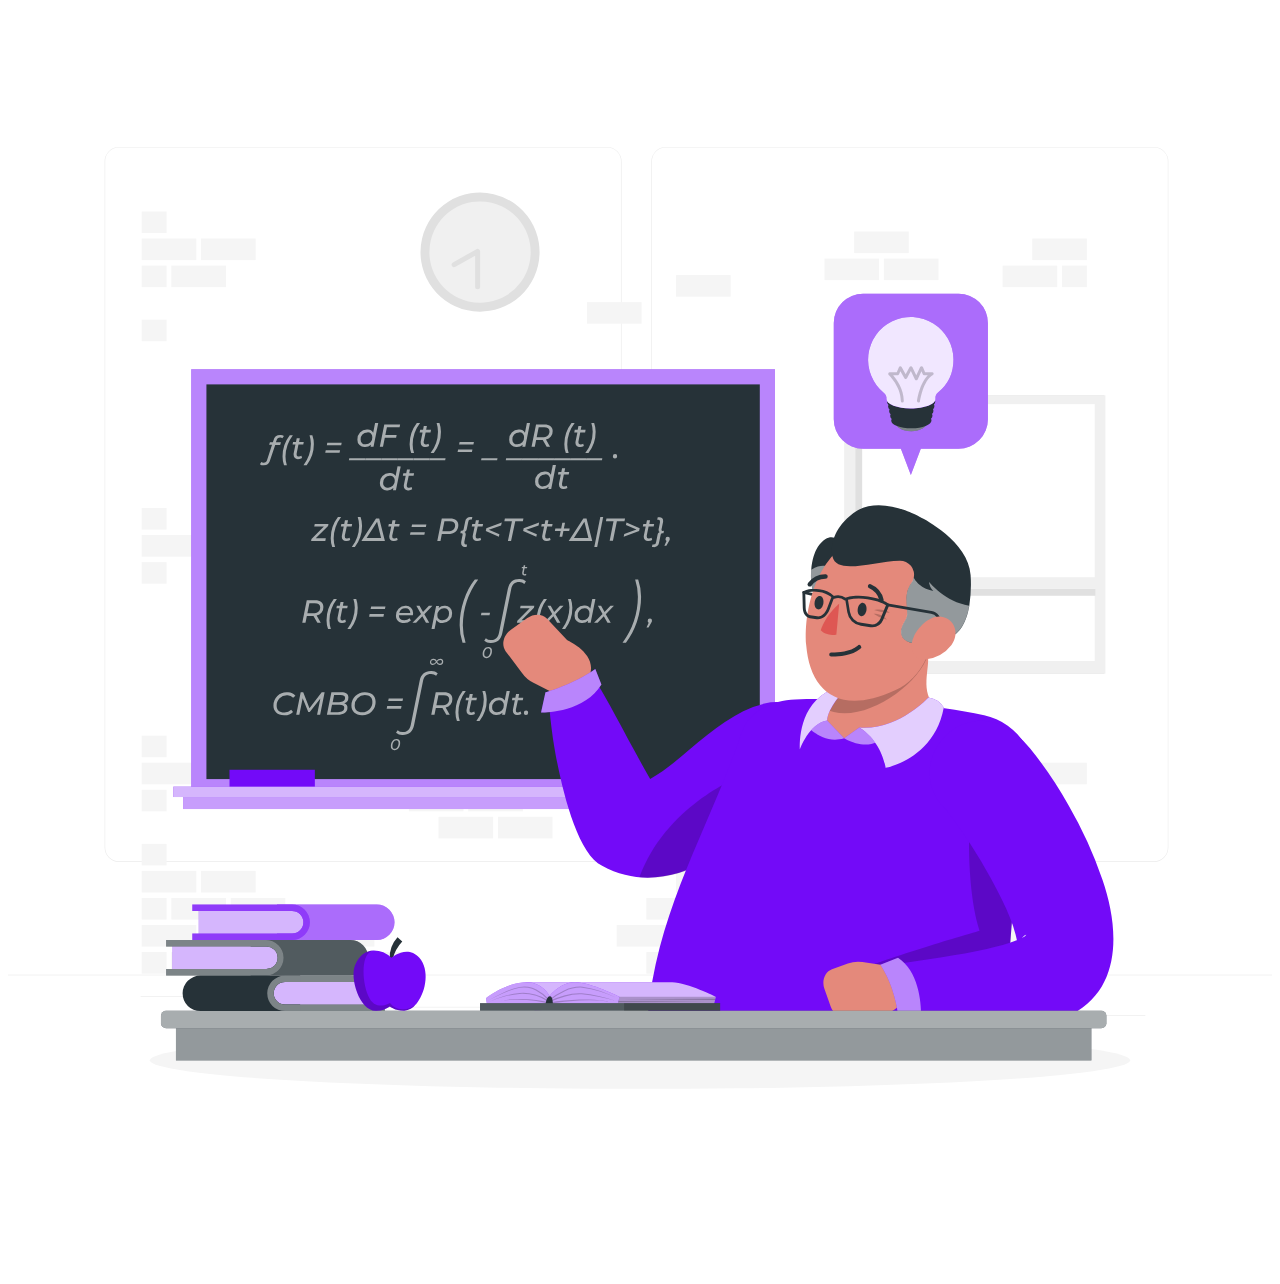
<file: anim2.html>
<!DOCTYPE html>
<html>
  <body>
    <svg
      class="animated"
      id="freepik_stories-formula"
      xmlns="http://www.w3.org/2000/svg"
      viewBox="0 0 500 500"
      version="1.1"
      xmlns:xlink="http://www.w3.org/1999/xlink"
      xmlns:svgjs="http://svgjs.com/svgjs"
    >
      <style>
        svg#freepik_stories-formula:not(.animated) .animable {
          opacity: 0;
        }
        svg#freepik_stories-formula.animated
          #freepik--background-complete--inject-3 {
          animation: 1s 1 forwards cubic-bezier(0.36, -0.01, 0.5, 1.38) zoomIn;
          animation-delay: 0s;
        }
        svg#freepik_stories-formula.animated #freepik--Shadow--inject-3 {
          animation: 1s 1 forwards cubic-bezier(0.36, -0.01, 0.5, 1.38)
            lightSpeedRight;
          animation-delay: 0s;
        }
        svg#freepik_stories-formula.animated #freepik--Blackboard--inject-3 {
          animation: 1s 1 forwards cubic-bezier(0.36, -0.01, 0.5, 1.38) fadeIn;
          animation-delay: 0s;
        }
        svg#freepik_stories-formula.animated #freepik--speech-bubble--inject-3 {
          animation: 1s 1 forwards cubic-bezier(0.36, -0.01, 0.5, 1.38)
            lightSpeedLeft;
          animation-delay: 0s;
        }
        svg#freepik_stories-formula.animated #freepik--Character--inject-3 {
          animation: 1s 1 forwards cubic-bezier(0.36, -0.01, 0.5, 1.38)
            slideLeft;
          animation-delay: 0s;
        }
        svg#freepik_stories-formula.animated #freepik--Books--inject-3 {
          animation: 1s 1 forwards cubic-bezier(0.36, -0.01, 0.5, 1.38) zoomIn;
          animation-delay: 0s;
        }
        @keyframes zoomIn {
          0% {
            opacity: 0;
            transform: scale(0.5);
          }
          100% {
            opacity: 1;
            transform: scale(1);
          }
        }
        @keyframes lightSpeedRight {
          from {
            transform: translate3d(50%, 0, 0) skewX(-20deg);
            opacity: 0;
          }
          60% {
            transform: skewX(10deg);
            opacity: 1;
          }
          80% {
            transform: skewX(-2deg);
          }
          to {
            opacity: 1;
            transform: translate3d(0, 0, 0);
          }
        }
        @keyframes fadeIn {
          0% {
            opacity: 0;
          }
          100% {
            opacity: 1;
          }
        }
        @keyframes lightSpeedLeft {
          from {
            transform: translate3d(-50%, 0, 0) skewX(20deg);
            opacity: 0;
          }
          60% {
            transform: skewX(-10deg);
            opacity: 1;
          }
          80% {
            transform: skewX(2deg);
          }
          to {
            opacity: 1;
            transform: translate3d(0, 0, 0);
          }
        }
        @keyframes slideLeft {
          0% {
            opacity: 0;
            transform: translateX(-30px);
          }
          100% {
            opacity: 1;
            transform: translateX(0);
          }
        }
      </style>
      <g
        id="freepik--background-complete--inject-3"
        class="animable"
        style="transform-origin: 250px 228.23px"
      >
        <rect
          y="382.4"
          width="500"
          height="0.25"
          style="fill: rgb(235, 235, 235); transform-origin: 250px 382.525px"
          id="elouqfarz3u1"
          class="animable"
        ></rect>
        <rect
          x="416.78"
          y="398.49"
          width="33.12"
          height="0.25"
          style="fill: rgb(235, 235, 235); transform-origin: 433.34px 398.615px"
          id="eli3w1olbdspk"
          class="animable"
        ></rect>
        <rect
          x="322.53"
          y="401.21"
          width="8.69"
          height="0.25"
          style="
            fill: rgb(235, 235, 235);
            transform-origin: 326.875px 401.335px;
          "
          id="eloziq5loz8dd"
          class="animable"
        ></rect>
        <rect
          x="396.59"
          y="389.21"
          width="19.19"
          height="0.25"
          style="
            fill: rgb(235, 235, 235);
            transform-origin: 406.185px 389.335px;
          "
          id="eldfyzq03vzsq"
          class="animable"
        ></rect>
        <rect
          x="52.46"
          y="390.89"
          width="43.19"
          height="0.25"
          style="fill: rgb(235, 235, 235); transform-origin: 74.055px 391.015px"
          id="elz6tbjyfird"
          class="animable"
        ></rect>
        <rect
          x="104.56"
          y="390.89"
          width="6.33"
          height="0.25"
          style="
            fill: rgb(235, 235, 235);
            transform-origin: 107.725px 391.015px;
          "
          id="eltecdpaf8iqe"
          class="animable"
        ></rect>
        <rect
          x="131.47"
          y="395.11"
          width="93.68"
          height="0.25"
          style="fill: rgb(235, 235, 235); transform-origin: 178.31px 395.235px"
          id="elplmt3mmzeq"
          class="animable"
        ></rect>
        <path
          d="M237,337.8H43.91a5.71,5.71,0,0,1-5.7-5.71V60.66A5.71,5.71,0,0,1,43.91,55H237a5.71,5.71,0,0,1,5.71,5.71V332.09A5.71,5.71,0,0,1,237,337.8ZM43.91,55.2a5.46,5.46,0,0,0-5.45,5.46V332.09a5.46,5.46,0,0,0,5.45,5.46H237a5.47,5.47,0,0,0,5.46-5.46V60.66A5.47,5.47,0,0,0,237,55.2Z"
          style="fill: rgb(235, 235, 235); transform-origin: 140.46px 196.4px"
          id="elv0rkjz75h1d"
          class="animable"
        ></path>
        <path
          d="M453.31,337.8H260.21a5.72,5.72,0,0,1-5.71-5.71V60.66A5.72,5.72,0,0,1,260.21,55h193.1A5.71,5.71,0,0,1,459,60.66V332.09A5.71,5.71,0,0,1,453.31,337.8ZM260.21,55.2a5.47,5.47,0,0,0-5.46,5.46V332.09a5.47,5.47,0,0,0,5.46,5.46h193.1a5.47,5.47,0,0,0,5.46-5.46V60.66a5.47,5.47,0,0,0-5.46-5.46Z"
          style="fill: rgb(235, 235, 235); transform-origin: 356.75px 196.4px"
          id="eld3cmtwag1zq"
          class="animable"
        ></path>
        <g id="el84hi2us2upl">
          <circle
            cx="186.72"
            cy="96.56"
            r="23.55"
            style="
              fill: rgb(224, 224, 224);
              transform-origin: 186.72px 96.56px;
              transform: rotate(-9.22deg);
            "
            class="animable"
          ></circle>
        </g>
        <g id="elc4qm17m8chr">
          <circle
            cx="186.72"
            cy="96.56"
            r="20.03"
            style="
              fill: rgb(240, 240, 240);
              transform-origin: 186.72px 96.56px;
              transform: rotate(-9.22deg);
            "
            class="animable"
          ></circle>
        </g>
        <polyline
          points="185.77 110.3 185.77 96.3 176.49 101.55"
          style="fill: rgb(240, 240, 240); transform-origin: 181.13px 103.3px"
          id="el7d1forqv3xa"
          class="animable"
        ></polyline>
        <path
          d="M185.77,111.3a1,1,0,0,1-1-1V98l-7.78,4.4a1,1,0,1,1-1-1.74l9.28-5.25a1,1,0,0,1,1,0,1,1,0,0,1,.5.86v14A1,1,0,0,1,185.77,111.3Z"
          style="
            fill: rgb(224, 224, 224);
            transform-origin: 181.129px 103.288px;
          "
          id="el05xmy9pwfnwc"
          class="animable"
        ></path>
        <g id="eluad6lg8vadh">
          <rect
            x="333.95"
            y="153.18"
            width="99.62"
            height="110.17"
            style="
              fill: rgb(224, 224, 224);
              transform-origin: 383.76px 208.265px;
              transform: rotate(180deg);
            "
            class="animable"
          ></rect>
        </g>
        <g id="eligt18e0qq9">
          <rect
            x="330.77"
            y="153.18"
            width="103.32"
            height="110.17"
            style="
              fill: rgb(240, 240, 240);
              transform-origin: 382.43px 208.265px;
              transform: rotate(180deg);
            "
            class="animable"
          ></rect>
        </g>
        <g id="el2ajubjw3g1v">
          <rect
            x="335.14"
            y="156.7"
            width="94.74"
            height="101.6"
            style="
              fill: rgb(255, 255, 255);
              transform-origin: 382.51px 207.5px;
              transform: rotate(180deg);
            "
            class="animable"
          ></rect>
        </g>
        <g id="elujesaq0cde">
          <rect
            x="335.14"
            y="156.7"
            width="2.74"
            height="101.6"
            style="
              fill: rgb(224, 224, 224);
              transform-origin: 336.51px 207.5px;
              transform: rotate(180deg);
            "
            class="animable"
          ></rect>
        </g>
        <g id="elnt150tck0m">
          <rect
            x="382.49"
            y="184.86"
            width="2.74"
            height="92.54"
            style="
              fill: rgb(224, 224, 224);
              transform-origin: 383.86px 231.13px;
              transform: rotate(-90deg);
            "
            class="animable"
          ></rect>
        </g>
        <g id="eljqzlgwdoi3">
          <rect
            x="335.14"
            y="225.16"
            width="96.21"
            height="4.6"
            style="
              fill: rgb(240, 240, 240);
              transform-origin: 383.245px 227.46px;
              transform: rotate(180deg);
            "
            class="animable"
          ></rect>
        </g>
        <rect
          x="64.62"
          y="373.44"
          width="21.6"
          height="8.54"
          style="fill: rgb(245, 245, 245); transform-origin: 75.42px 377.71px"
          id="elkuhmy85sz5l"
          class="animable"
        ></rect>
        <rect
          x="52.88"
          y="373.44"
          width="9.85"
          height="8.54"
          style="fill: rgb(245, 245, 245); transform-origin: 57.805px 377.71px"
          id="elu9gsgs1hmzs"
          class="animable"
        ></rect>
        <rect
          x="88.11"
          y="373.44"
          width="21.6"
          height="8.54"
          style="fill: rgb(245, 245, 245); transform-origin: 98.91px 377.71px"
          id="elvwi2ivk07p"
          class="animable"
        ></rect>
        <rect
          x="111.59"
          y="373.44"
          width="21.6"
          height="8.54"
          style="fill: rgb(245, 245, 245); transform-origin: 122.39px 377.71px"
          id="elroyqhaawu6g"
          class="animable"
        ></rect>
        <rect
          x="135.08"
          y="373.44"
          width="21.6"
          height="8.54"
          style="fill: rgb(245, 245, 245); transform-origin: 145.88px 377.71px"
          id="eligqddyi5aw"
          class="animable"
        ></rect>
        <rect
          x="252.51"
          y="373.44"
          width="21.6"
          height="8.54"
          style="fill: rgb(245, 245, 245); transform-origin: 263.31px 377.71px"
          id="ele89u14hurvg"
          class="animable"
        ></rect>
        <rect
          x="276"
          y="373.44"
          width="21.6"
          height="8.54"
          style="fill: rgb(245, 245, 245); transform-origin: 286.8px 377.71px"
          id="eleid5uvkwprk"
          class="animable"
        ></rect>
        <rect
          x="299.49"
          y="373.44"
          width="21.6"
          height="8.54"
          style="fill: rgb(245, 245, 245); transform-origin: 310.29px 377.71px"
          id="elxnr0193881g"
          class="animable"
        ></rect>
        <rect
          x="393.43"
          y="373.44"
          width="21.6"
          height="8.54"
          style="fill: rgb(245, 245, 245); transform-origin: 404.23px 377.71px"
          id="elwe5doh24nbd"
          class="animable"
        ></rect>
        <rect
          x="416.92"
          y="373.44"
          width="9.85"
          height="8.54"
          style="fill: rgb(245, 245, 245); transform-origin: 421.845px 377.71px"
          id="elgiuhsvjxbm"
          class="animable"
        ></rect>
        <rect
          x="52.88"
          y="362.74"
          width="21.6"
          height="8.54"
          style="fill: rgb(245, 245, 245); transform-origin: 63.68px 367.01px"
          id="elxcnzjp7gte9"
          class="animable"
        ></rect>
        <rect
          x="76.36"
          y="362.74"
          width="21.6"
          height="8.54"
          style="fill: rgb(245, 245, 245); transform-origin: 87.16px 367.01px"
          id="el2vsg0t5w6rr"
          class="animable"
        ></rect>
        <rect
          x="99.85"
          y="362.74"
          width="21.6"
          height="8.54"
          style="fill: rgb(245, 245, 245); transform-origin: 110.65px 367.01px"
          id="elveqaungx5qn"
          class="animable"
        ></rect>
        <rect
          x="123.34"
          y="362.74"
          width="21.6"
          height="8.54"
          style="fill: rgb(245, 245, 245); transform-origin: 134.14px 367.01px"
          id="elnx37r6mmxa8"
          class="animable"
        ></rect>
        <rect
          x="240.77"
          y="362.74"
          width="21.6"
          height="8.54"
          style="fill: rgb(245, 245, 245); transform-origin: 251.57px 367.01px"
          id="el0gdbmd0nf2st"
          class="animable"
        ></rect>
        <rect
          x="264.26"
          y="362.74"
          width="21.6"
          height="8.54"
          style="fill: rgb(245, 245, 245); transform-origin: 275.06px 367.01px"
          id="elbp18u0a855t"
          class="animable"
        ></rect>
        <rect
          x="287.74"
          y="362.74"
          width="21.6"
          height="8.54"
          style="fill: rgb(245, 245, 245); transform-origin: 298.54px 367.01px"
          id="elsiy1mx2rp4"
          class="animable"
        ></rect>
        <rect
          x="311.23"
          y="362.74"
          width="21.6"
          height="8.54"
          style="fill: rgb(245, 245, 245); transform-origin: 322.03px 367.01px"
          id="ellrbutf87dqt"
          class="animable"
        ></rect>
        <rect
          x="381.69"
          y="362.74"
          width="21.6"
          height="8.54"
          style="fill: rgb(245, 245, 245); transform-origin: 392.49px 367.01px"
          id="elcl2e2f1lege"
          class="animable"
        ></rect>
        <rect
          x="405.17"
          y="362.74"
          width="21.6"
          height="8.54"
          style="fill: rgb(245, 245, 245); transform-origin: 415.97px 367.01px"
          id="elandmwhd966m"
          class="animable"
        ></rect>
        <rect
          x="64.62"
          y="352.04"
          width="21.6"
          height="8.54"
          style="fill: rgb(245, 245, 245); transform-origin: 75.42px 356.31px"
          id="el4dl6k8q5j4i"
          class="animable"
        ></rect>
        <rect
          x="52.88"
          y="352.04"
          width="9.85"
          height="8.54"
          style="fill: rgb(245, 245, 245); transform-origin: 57.805px 356.31px"
          id="el4j3avxikwyu"
          class="animable"
        ></rect>
        <rect
          x="88.11"
          y="352.04"
          width="21.6"
          height="8.54"
          style="fill: rgb(245, 245, 245); transform-origin: 98.91px 356.31px"
          id="el0vrao01240jo"
          class="animable"
        ></rect>
        <rect
          x="252.51"
          y="352.04"
          width="21.6"
          height="8.54"
          style="fill: rgb(245, 245, 245); transform-origin: 263.31px 356.31px"
          id="elwbgp7yi6f2"
          class="animable"
        ></rect>
        <rect
          x="276"
          y="352.04"
          width="21.6"
          height="8.54"
          style="fill: rgb(245, 245, 245); transform-origin: 286.8px 356.31px"
          id="elhwk0os6kry"
          class="animable"
        ></rect>
        <rect
          x="299.49"
          y="352.04"
          width="21.6"
          height="8.54"
          style="fill: rgb(245, 245, 245); transform-origin: 310.29px 356.31px"
          id="elbbsvuqyp7j"
          class="animable"
        ></rect>
        <rect
          x="322.97"
          y="352.04"
          width="21.6"
          height="8.54"
          style="fill: rgb(245, 245, 245); transform-origin: 333.77px 356.31px"
          id="eljcjo3alvbpe"
          class="animable"
        ></rect>
        <rect
          x="393.43"
          y="352.04"
          width="21.6"
          height="8.54"
          style="fill: rgb(245, 245, 245); transform-origin: 404.23px 356.31px"
          id="el27pi2vb9rpq"
          class="animable"
        ></rect>
        <rect
          x="416.92"
          y="352.04"
          width="9.85"
          height="8.54"
          style="fill: rgb(245, 245, 245); transform-origin: 421.845px 356.31px"
          id="elmqtgbjkx7hd"
          class="animable"
        ></rect>
        <rect
          x="52.88"
          y="341.34"
          width="21.6"
          height="8.54"
          style="fill: rgb(245, 245, 245); transform-origin: 63.68px 345.61px"
          id="el3qg9y3h6ujf"
          class="animable"
        ></rect>
        <rect
          x="76.36"
          y="341.34"
          width="21.6"
          height="8.54"
          style="fill: rgb(245, 245, 245); transform-origin: 87.16px 345.61px"
          id="elpem26g2o3u"
          class="animable"
        ></rect>
        <rect
          x="264.26"
          y="341.34"
          width="21.6"
          height="8.54"
          style="fill: rgb(245, 245, 245); transform-origin: 275.06px 345.61px"
          id="ely4ab3d4nfwd"
          class="animable"
        ></rect>
        <rect
          x="381.69"
          y="341.34"
          width="21.6"
          height="8.54"
          style="fill: rgb(245, 245, 245); transform-origin: 392.49px 345.61px"
          id="elwzy4sixof6p"
          class="animable"
        ></rect>
        <rect
          x="405.17"
          y="341.34"
          width="21.6"
          height="8.54"
          style="fill: rgb(245, 245, 245); transform-origin: 415.97px 345.61px"
          id="elvbx6o5cqje"
          class="animable"
        ></rect>
        <rect
          x="52.88"
          y="330.64"
          width="9.85"
          height="8.54"
          style="fill: rgb(245, 245, 245); transform-origin: 57.805px 334.91px"
          id="elbxhegotqmzi"
          class="animable"
        ></rect>
        <rect
          x="416.92"
          y="330.64"
          width="9.85"
          height="8.54"
          style="fill: rgb(245, 245, 245); transform-origin: 421.845px 334.91px"
          id="el84buuh0sfyg"
          class="animable"
        ></rect>
        <rect
          x="170.31"
          y="319.94"
          width="21.6"
          height="8.54"
          style="fill: rgb(245, 245, 245); transform-origin: 181.11px 324.21px"
          id="elab00qag43t5"
          class="animable"
        ></rect>
        <rect
          x="193.8"
          y="319.94"
          width="21.6"
          height="8.54"
          style="fill: rgb(245, 245, 245); transform-origin: 204.6px 324.21px"
          id="elmjpn2db0n0i"
          class="animable"
        ></rect>
        <rect
          x="52.88"
          y="309.24"
          width="9.85"
          height="8.54"
          style="fill: rgb(245, 245, 245); transform-origin: 57.805px 313.51px"
          id="el1i4qi4k58wp"
          class="animable"
        ></rect>
        <rect
          x="158.57"
          y="309.24"
          width="21.6"
          height="8.54"
          style="fill: rgb(245, 245, 245); transform-origin: 169.37px 313.51px"
          id="elw9hg8jnabqq"
          class="animable"
        ></rect>
        <rect
          x="182.05"
          y="309.24"
          width="21.6"
          height="8.54"
          style="fill: rgb(245, 245, 245); transform-origin: 192.85px 313.51px"
          id="elasq0xnglnq"
          class="animable"
        ></rect>
        <rect
          x="322.97"
          y="309.24"
          width="21.6"
          height="8.54"
          style="fill: rgb(245, 245, 245); transform-origin: 333.77px 313.51px"
          id="eleej0icjv7aj"
          class="animable"
        ></rect>
        <rect
          x="346.46"
          y="309.24"
          width="21.6"
          height="8.54"
          style="fill: rgb(245, 245, 245); transform-origin: 357.26px 313.51px"
          id="el3euqthdq6qv"
          class="animable"
        ></rect>
        <rect
          x="52.88"
          y="298.54"
          width="21.6"
          height="8.54"
          style="fill: rgb(245, 245, 245); transform-origin: 63.68px 302.81px"
          id="el7m7d2h5wcm4"
          class="animable"
        ></rect>
        <rect
          x="146.82"
          y="298.54"
          width="21.6"
          height="8.54"
          style="fill: rgb(245, 245, 245); transform-origin: 157.62px 302.81px"
          id="elyqqqm6dxlu"
          class="animable"
        ></rect>
        <rect
          x="170.31"
          y="298.54"
          width="21.6"
          height="8.54"
          style="fill: rgb(245, 245, 245); transform-origin: 181.11px 302.81px"
          id="elfxr6etmmsa"
          class="animable"
        ></rect>
        <rect
          x="334.72"
          y="298.54"
          width="21.6"
          height="8.54"
          style="fill: rgb(245, 245, 245); transform-origin: 345.52px 302.81px"
          id="el1tp9qvrhps3"
          class="animable"
        ></rect>
        <rect
          x="358.2"
          y="298.54"
          width="21.6"
          height="8.54"
          style="fill: rgb(245, 245, 245); transform-origin: 369px 302.81px"
          id="elm8q782p85t"
          class="animable"
        ></rect>
        <rect
          x="381.69"
          y="298.54"
          width="21.6"
          height="8.54"
          style="fill: rgb(245, 245, 245); transform-origin: 392.49px 302.81px"
          id="elriczi2mdieq"
          class="animable"
        ></rect>
        <rect
          x="405.17"
          y="298.54"
          width="21.6"
          height="8.54"
          style="fill: rgb(245, 245, 245); transform-origin: 415.97px 302.81px"
          id="elrzpp4hjeeb"
          class="animable"
        ></rect>
        <rect
          x="52.88"
          y="287.84"
          width="9.85"
          height="8.54"
          style="fill: rgb(245, 245, 245); transform-origin: 57.805px 292.11px"
          id="elqyzbgg8zlrf"
          class="animable"
        ></rect>
        <rect
          x="158.57"
          y="287.84"
          width="21.6"
          height="8.54"
          style="fill: rgb(245, 245, 245); transform-origin: 169.37px 292.11px"
          id="ele4gpuxldv2u"
          class="animable"
        ></rect>
        <rect
          x="182.05"
          y="287.84"
          width="21.6"
          height="8.54"
          style="fill: rgb(245, 245, 245); transform-origin: 192.85px 292.11px"
          id="eljq07pcrn07o"
          class="animable"
        ></rect>
        <rect
          x="346.46"
          y="287.84"
          width="21.6"
          height="8.54"
          style="fill: rgb(245, 245, 245); transform-origin: 357.26px 292.11px"
          id="el6niu9ujg2b"
          class="animable"
        ></rect>
        <rect
          x="229.03"
          y="266.44"
          width="21.6"
          height="8.54"
          style="fill: rgb(245, 245, 245); transform-origin: 239.83px 270.71px"
          id="elsklq7xr4ssb"
          class="animable"
        ></rect>
        <rect
          x="146.82"
          y="255.74"
          width="21.6"
          height="8.54"
          style="fill: rgb(245, 245, 245); transform-origin: 157.62px 260.01px"
          id="elnkto7bpd4ti"
          class="animable"
        ></rect>
        <rect
          x="264.26"
          y="255.74"
          width="21.6"
          height="8.54"
          style="fill: rgb(245, 245, 245); transform-origin: 275.06px 260.01px"
          id="el3zwc883xsqs"
          class="animable"
        ></rect>
        <rect
          x="110.27"
          y="229.89"
          width="21.6"
          height="8.54"
          style="fill: rgb(245, 245, 245); transform-origin: 121.07px 234.16px"
          id="elj336l0qrg4c"
          class="animable"
        ></rect>
        <rect
          x="133.76"
          y="229.89"
          width="21.6"
          height="8.54"
          style="fill: rgb(245, 245, 245); transform-origin: 144.56px 234.16px"
          id="el3mc3f1b4l83"
          class="animable"
        ></rect>
        <rect
          x="52.88"
          y="219.19"
          width="9.85"
          height="8.54"
          style="fill: rgb(245, 245, 245); transform-origin: 57.805px 223.46px"
          id="elaqawmu1bdc"
          class="animable"
        ></rect>
        <rect
          x="98.53"
          y="219.19"
          width="21.6"
          height="8.54"
          style="fill: rgb(245, 245, 245); transform-origin: 109.33px 223.46px"
          id="elmw3uevu3yxc"
          class="animable"
        ></rect>
        <rect
          x="122.02"
          y="219.19"
          width="21.6"
          height="8.54"
          style="fill: rgb(245, 245, 245); transform-origin: 132.82px 223.46px"
          id="elx92el75iy3s"
          class="animable"
        ></rect>
        <rect
          x="52.88"
          y="208.49"
          width="21.6"
          height="8.54"
          style="fill: rgb(245, 245, 245); transform-origin: 63.68px 212.76px"
          id="el43lim2j07i2"
          class="animable"
        ></rect>
        <rect
          x="86.79"
          y="208.49"
          width="21.6"
          height="8.54"
          style="fill: rgb(245, 245, 245); transform-origin: 97.59px 212.76px"
          id="elnf4yb1kzscq"
          class="animable"
        ></rect>
        <rect
          x="180.31"
          y="208.49"
          width="21.6"
          height="8.54"
          style="fill: rgb(245, 245, 245); transform-origin: 191.11px 212.76px"
          id="elt3uajuhxw2"
          class="animable"
        ></rect>
        <rect
          x="52.88"
          y="197.79"
          width="9.85"
          height="8.54"
          style="fill: rgb(245, 245, 245); transform-origin: 57.805px 202.06px"
          id="el03e9g2aa1zcc"
          class="animable"
        ></rect>
        <rect
          x="168.57"
          y="197.79"
          width="21.6"
          height="8.54"
          style="fill: rgb(245, 245, 245); transform-origin: 179.37px 202.06px"
          id="el4sxzs5v95p9"
          class="animable"
        ></rect>
        <rect
          x="192.06"
          y="197.79"
          width="21.6"
          height="8.54"
          style="fill: rgb(245, 245, 245); transform-origin: 202.86px 202.06px"
          id="elvm10ftzate"
          class="animable"
        ></rect>
        <rect
          x="229.03"
          y="176.38"
          width="21.6"
          height="8.54"
          style="fill: rgb(245, 245, 245); transform-origin: 239.83px 180.65px"
          id="elgn4t40tuph"
          class="animable"
        ></rect>
        <rect
          x="146.82"
          y="165.68"
          width="21.6"
          height="8.54"
          style="fill: rgb(245, 245, 245); transform-origin: 157.62px 169.95px"
          id="elhyej1r3tn2n"
          class="animable"
        ></rect>
        <rect
          x="264.26"
          y="165.68"
          width="21.6"
          height="8.54"
          style="fill: rgb(245, 245, 245); transform-origin: 275.06px 169.95px"
          id="ell645bvrgmhi"
          class="animable"
        ></rect>
        <rect
          x="52.88"
          y="123.29"
          width="9.85"
          height="8.54"
          style="fill: rgb(245, 245, 245); transform-origin: 57.805px 127.56px"
          id="el67bbkunppew"
          class="animable"
        ></rect>
        <rect
          x="64.62"
          y="101.89"
          width="21.6"
          height="8.54"
          style="fill: rgb(245, 245, 245); transform-origin: 75.42px 106.16px"
          id="el7koxiilv0fb"
          class="animable"
        ></rect>
        <rect
          x="52.88"
          y="101.89"
          width="9.85"
          height="8.54"
          style="fill: rgb(245, 245, 245); transform-origin: 57.805px 106.16px"
          id="el9n0kbcy950w"
          class="animable"
        ></rect>
        <rect
          x="52.88"
          y="91.19"
          width="21.6"
          height="8.54"
          style="fill: rgb(245, 245, 245); transform-origin: 63.68px 95.46px"
          id="eljskwzxfstsr"
          class="animable"
        ></rect>
        <rect
          x="76.36"
          y="91.19"
          width="21.6"
          height="8.54"
          style="fill: rgb(245, 245, 245); transform-origin: 87.16px 95.46px"
          id="el355brjk77eu"
          class="animable"
        ></rect>
        <rect
          x="52.88"
          y="80.49"
          width="9.85"
          height="8.54"
          style="fill: rgb(245, 245, 245); transform-origin: 57.805px 84.76px"
          id="elqybekh03qi"
          class="animable"
        ></rect>
        <rect
          x="393.43"
          y="101.89"
          width="21.6"
          height="8.54"
          style="fill: rgb(245, 245, 245); transform-origin: 404.23px 106.16px"
          id="elrzbw4omv42r"
          class="animable"
        ></rect>
        <rect
          x="416.92"
          y="101.89"
          width="9.85"
          height="8.54"
          style="fill: rgb(245, 245, 245); transform-origin: 421.845px 106.16px"
          id="eltly2uwybju7"
          class="animable"
        ></rect>
        <rect
          x="405.17"
          y="91.19"
          width="21.6"
          height="8.54"
          style="fill: rgb(245, 245, 245); transform-origin: 415.97px 95.46px"
          id="elkj5o5hr7csm"
          class="animable"
        ></rect>
        <rect
          x="322.97"
          y="99.11"
          width="21.6"
          height="8.54"
          style="fill: rgb(245, 245, 245); transform-origin: 333.77px 103.38px"
          id="elxanvgd4uxof"
          class="animable"
        ></rect>
        <rect
          x="346.46"
          y="99.11"
          width="21.6"
          height="8.54"
          style="fill: rgb(245, 245, 245); transform-origin: 357.26px 103.38px"
          id="elpm68bnc0w0s"
          class="animable"
        ></rect>
        <rect
          x="334.72"
          y="88.41"
          width="21.6"
          height="8.54"
          style="fill: rgb(245, 245, 245); transform-origin: 345.52px 92.68px"
          id="elkzr9vhgzwei"
          class="animable"
        ></rect>
        <rect
          x="229.03"
          y="116.35"
          width="21.6"
          height="8.54"
          style="fill: rgb(245, 245, 245); transform-origin: 239.83px 120.62px"
          id="ely211vvalojo"
          class="animable"
        ></rect>
        <rect
          x="264.26"
          y="105.65"
          width="21.6"
          height="8.54"
          style="fill: rgb(245, 245, 245); transform-origin: 275.06px 109.92px"
          id="elczzdicjkt4q"
          class="animable"
        ></rect>
      </g>
      <g
        id="freepik--Shadow--inject-3"
        class="animable"
        style="transform-origin: 250px 416.24px"
      >
        <ellipse
          id="freepik--path--inject-3"
          cx="250"
          cy="416.24"
          rx="193.89"
          ry="11.32"
          style="fill: rgb(245, 245, 245); transform-origin: 250px 416.24px"
          class="animable"
        ></ellipse>
      </g>
      <g
        id="freepik--Blackboard--inject-3"
        class="animable"
        style="transform-origin: 187.935px 229.878px"
      >
        <g id="elw6pul7xw3hh">
          <rect
            x="103.87"
            y="111.51"
            width="168.13"
            height="230.9"
            style="
              fill: rgb(115, 10, 248);
              transform-origin: 187.935px 226.96px;
              transform: rotate(90deg);
            "
            class="animable"
          ></rect>
        </g>
        <g id="elhxsbx5518i5">
          <rect
            x="103.87"
            y="111.51"
            width="168.13"
            height="230.9"
            style="
              fill: rgb(255, 255, 255);
              opacity: 0.5;
              transform-origin: 187.935px 226.96px;
              transform: rotate(90deg);
            "
            class="animable"
          ></rect>
        </g>
        <rect
          x="78.49"
          y="148.89"
          width="218.9"
          height="156.13"
          style="fill: rgb(38, 50, 56); transform-origin: 187.94px 226.955px"
          id="eliy1nl7nndvk"
          class="animable"
        ></rect>
        <rect
          x="87.62"
          y="301.33"
          width="33.76"
          height="8.44"
          style="fill: rgb(115, 10, 248); transform-origin: 104.5px 305.55px"
          id="eljr9ck5yssd"
          class="animable"
        ></rect>
        <rect
          x="69.26"
          y="310.07"
          width="237.36"
          height="6.79"
          style="fill: rgb(115, 10, 248); transform-origin: 187.94px 313.465px"
          id="elsics7as4cnm"
          class="animable"
        ></rect>
        <g id="ele3fijxgte9q">
          <rect
            x="69.26"
            y="310.07"
            width="237.36"
            height="6.79"
            style="
              fill: rgb(255, 255, 255);
              opacity: 0.6;
              transform-origin: 187.94px 313.465px;
            "
            class="animable"
          ></rect>
        </g>
        <rect
          x="65.39"
          y="308.02"
          width="245.09"
          height="4.09"
          style="fill: rgb(115, 10, 248); transform-origin: 187.935px 310.065px"
          id="elnc5xauksqz"
          class="animable"
        ></rect>
        <g id="elkh4sr1us3b8">
          <rect
            x="65.39"
            y="308.02"
            width="245.09"
            height="4.09"
            style="
              fill: rgb(255, 255, 255);
              opacity: 0.7;
              transform-origin: 187.935px 310.065px;
            "
            class="animable"
          ></rect>
        </g>
        <g id="elec597nk2kqw">
          <g
            style="opacity: 0.6; transform-origin: 180.716px 228.871px"
            class="animable"
          >
            <path
              d="M109.15,169.31l-.62.92a1.19,1.19,0,0,0-.86-.31,1.51,1.51,0,0,0-1.45,1.18l-.25.72h2l-.31,1H105.7l-2,6a2.63,2.63,0,0,1-2.62,2.07,2.16,2.16,0,0,1-1.44-.46l.59-.88a1.24,1.24,0,0,0,.88.31,1.5,1.5,0,0,0,1.41-1.18l1.92-5.88h-1.14l.31-1h1.15l.25-.76a2.78,2.78,0,0,1,2.74-2.17A2,2,0,0,1,109.15,169.31Z"
              style="
                fill: rgb(255, 255, 255);
                transform-origin: 104.395px 174.879px;
              "
              id="el6tam9q0vvp"
              class="animable"
            ></path>
            <path
              d="M108.6,177.37a13.64,13.64,0,0,1,2.85-8.4h1.24a14.17,14.17,0,0,0-2.93,8.47,10.92,10.92,0,0,0,.55,3.39h-1.12A10.34,10.34,0,0,1,108.6,177.37Z"
              style="
                fill: rgb(255, 255, 255);
                transform-origin: 110.645px 174.9px;
              "
              id="elfeb9we7y6o6"
              class="animable"
            ></path>
            <path
              d="M114.18,176.23a1.53,1.53,0,0,0,0,.36c0,.52.28.83.89.83a1.69,1.69,0,0,0,1-.31l.25.92a2.68,2.68,0,0,1-1.56.42,1.62,1.62,0,0,1-1.77-1.69,2.23,2.23,0,0,1,0-.5l.72-3.6h-1.14l.19-1h1.16l.29-1.47h1.21l-.29,1.47H117l-.2,1H114.9Z"
              style="
                fill: rgb(255, 255, 255);
                transform-origin: 114.785px 174.324px;
              "
              id="elv89k9udfcz8"
              class="animable"
            ></path>
            <path
              d="M119.82,172.36a11.21,11.21,0,0,0-.54-3.39h1.11a10.09,10.09,0,0,1,.6,3.46,13.64,13.64,0,0,1-2.85,8.4h-1.25A14.11,14.11,0,0,0,119.82,172.36Z"
              style="
                fill: rgb(255, 255, 255);
                transform-origin: 118.94px 174.9px;
              "
              id="el3k20ps622bm"
              class="animable"
            ></path>
            <path
              d="M125.69,174.94h5.67l-.2,1h-5.67Zm.6-3H132l-.2,1h-5.67Z"
              style="
                fill: rgb(255, 255, 255);
                transform-origin: 128.745px 173.94px;
              "
              id="elzxxo0xz33ci"
              class="animable"
            ></path>
            <path
              d="M146.46,164.18l-1.87,9.41h-1.17l.17-.83a3.37,3.37,0,0,1-2.38.9,2.77,2.77,0,0,1-3-2.9,3.76,3.76,0,0,1,3.8-4,2.56,2.56,0,0,1,2.44,1.22l.76-3.84Zm-2.35,5.58a1.78,1.78,0,0,0-2-1.89,2.64,2.64,0,0,0-2.62,2.84,1.78,1.78,0,0,0,2,1.89A2.65,2.65,0,0,0,144.11,169.76Z"
              style="
                fill: rgb(255, 255, 255);
                transform-origin: 142.331px 168.905px;
              "
              id="el6jgtjn7ybbd"
              class="animable"
            ></path>
            <path
              d="M149.89,165.81l-.62,3.1h4.46l-.21,1.09h-4.47l-.71,3.59h-1.26l1.77-8.88h6.26l-.21,1.1Z"
              style="
                fill: rgb(255, 255, 255);
                transform-origin: 151.095px 169.15px;
              "
              id="el2bc8rs3alza"
              class="animable"
            ></path>
            <path
              d="M158.87,172.58a13.66,13.66,0,0,1,2.85-8.4H163a14.13,14.13,0,0,0-2.93,8.47,11,11,0,0,0,.54,3.4h-1.11A10.19,10.19,0,0,1,158.87,172.58Z"
              style="
                fill: rgb(255, 255, 255);
                transform-origin: 160.935px 170.115px;
              "
              id="elsiqf739uaeo"
              class="animable"
            ></path>
            <path
              d="M164.45,171.44a2.33,2.33,0,0,0,0,.36c0,.52.28.83.89.83a1.66,1.66,0,0,0,1-.31l.26.92a2.72,2.72,0,0,1-1.56.42,1.62,1.62,0,0,1-1.78-1.68,3.14,3.14,0,0,1,0-.51l.73-3.6h-1.15l.2-1h1.15l.29-1.48h1.22l-.29,1.48h1.92l-.2,1h-1.93Z"
              style="
                fill: rgb(255, 255, 255);
                transform-origin: 165.085px 169.529px;
              "
              id="eljh6ym7k0es"
              class="animable"
            ></path>
            <path
              d="M170.09,167.58a10.92,10.92,0,0,0-.54-3.4h1.12a10.34,10.34,0,0,1,.59,3.46,13.69,13.69,0,0,1-2.85,8.41h-1.24A14.21,14.21,0,0,0,170.09,167.58Z"
              style="
                fill: rgb(255, 255, 255);
                transform-origin: 169.215px 170.115px;
              "
              id="els68s1zrw39"
              class="animable"
            ></path>
            <path
              d="M135,178.11h6.34l-.15.79h-6.34Z"
              style="
                fill: rgb(255, 255, 255);
                transform-origin: 138.095px 178.505px;
              "
              id="elxp6yw7zy01"
              class="animable"
            ></path>
            <path
              d="M141.38,178.11h6.34l-.15.79h-6.34Z"
              style="
                fill: rgb(255, 255, 255);
                transform-origin: 144.475px 178.505px;
              "
              id="elk5dr8rj2ele"
              class="animable"
            ></path>
            <path
              d="M147.72,178.11h6.34l-.15.79h-6.34Z"
              style="
                fill: rgb(255, 255, 255);
                transform-origin: 150.815px 178.505px;
              "
              id="elzrbsg3gbwl"
              class="animable"
            ></path>
            <path
              d="M154.06,178.11h6.34l-.15.79h-6.34Z"
              style="
                fill: rgb(255, 255, 255);
                transform-origin: 157.155px 178.505px;
              "
              id="elj26zf6qhlw"
              class="animable"
            ></path>
            <path
              d="M160.41,178.11h6.34l-.16.79h-6.34Z"
              style="
                fill: rgb(255, 255, 255);
                transform-origin: 163.5px 178.505px;
              "
              id="elge2gxhuvohj"
              class="animable"
            ></path>
            <path
              d="M166.75,178.11h6.34l-.16.79h-6.34Z"
              style="
                fill: rgb(255, 255, 255);
                transform-origin: 169.84px 178.505px;
              "
              id="eltbd531t5nke"
              class="animable"
            ></path>
            <path
              d="M178.05,174.67h5.67l-.21,1h-5.67Zm.59-3h5.67l-.2,1h-5.67Z"
              style="
                fill: rgb(255, 255, 255);
                transform-origin: 181.075px 173.67px;
              "
              id="elml0a77ceuu"
              class="animable"
            ></path>
            <path
              d="M187.29,178.11h6.34l-.15.79h-6.34Z"
              style="
                fill: rgb(255, 255, 255);
                transform-origin: 190.385px 178.505px;
              "
              id="elz80y7v5107"
              class="animable"
            ></path>
            <path
              d="M197.05,178.11h6.34l-.16.79h-6.34Z"
              style="
                fill: rgb(255, 255, 255);
                transform-origin: 200.14px 178.505px;
              "
              id="elgj19ezzma9l"
              class="animable"
            ></path>
            <path
              d="M203.39,178.11h6.34l-.15.79h-6.34Z"
              style="
                fill: rgb(255, 255, 255);
                transform-origin: 206.485px 178.505px;
              "
              id="el9a63846553"
              class="animable"
            ></path>
            <path
              d="M209.73,178.11h6.34l-.15.79h-6.34Z"
              style="
                fill: rgb(255, 255, 255);
                transform-origin: 212.825px 178.505px;
              "
              id="el2uwt98liy2k"
              class="animable"
            ></path>
            <path
              d="M216.07,178.11h6.34l-.15.79h-6.34Z"
              style="
                fill: rgb(255, 255, 255);
                transform-origin: 219.165px 178.505px;
              "
              id="elkne06pjnhqs"
              class="animable"
            ></path>
            <path
              d="M222.41,178.11h6.34l-.15.79h-6.34Z"
              style="
                fill: rgb(255, 255, 255);
                transform-origin: 225.505px 178.505px;
              "
              id="elr5f2kr5wcu"
              class="animable"
            ></path>
            <path
              d="M228.76,178.11h6.34l-.16.79H228.6Z"
              style="
                fill: rgb(255, 255, 255);
                transform-origin: 231.85px 178.505px;
              "
              id="el5thpikul103"
              class="animable"
            ></path>
            <path
              d="M239.26,177.38a.89.89,0,0,1,.9-.93.79.79,0,0,1,.8.82.89.89,0,0,1-.89.92A.8.8,0,0,1,239.26,177.38Z"
              style="
                fill: rgb(255, 255, 255);
                transform-origin: 240.11px 177.32px;
              "
              id="elz200prajyn"
              class="animable"
            ></path>
            <path
              d="M155.34,181.34l-1.88,9.41h-1.17l.17-.83a3.36,3.36,0,0,1-2.37.9,2.77,2.77,0,0,1-3-2.9,3.76,3.76,0,0,1,3.8-4,2.56,2.56,0,0,1,2.44,1.22l.76-3.84ZM153,186.92a1.78,1.78,0,0,0-2-1.89,2.64,2.64,0,0,0-2.62,2.84,1.78,1.78,0,0,0,2,1.89A2.65,2.65,0,0,0,153,186.92Z"
              style="
                fill: rgb(255, 255, 255);
                transform-origin: 151.211px 186.065px;
              "
              id="elosu2yi9832n"
              class="animable"
            ></path>
            <path
              d="M157.75,188.6a1.53,1.53,0,0,0,0,.36c0,.52.28.83.89.83a1.69,1.69,0,0,0,1-.31l.25.92a2.68,2.68,0,0,1-1.56.42,1.62,1.62,0,0,1-1.77-1.69,2.29,2.29,0,0,1,.05-.5l.72-3.6h-1.14l.19-1h1.15l.3-1.47H159l-.29,1.47h1.93l-.2,1h-1.93Z"
              style="
                fill: rgb(255, 255, 255);
                transform-origin: 158.415px 186.694px;
              "
              id="elz454rrbmm3"
              class="animable"
            ></path>
            <path
              d="M206.49,164.18l-1.87,9.41h-1.17l.17-.83a3.36,3.36,0,0,1-2.37.9,2.77,2.77,0,0,1-3-2.9,3.76,3.76,0,0,1,3.8-4,2.56,2.56,0,0,1,2.44,1.22l.76-3.84Zm-2.35,5.58a1.78,1.78,0,0,0-2-1.89,2.64,2.64,0,0,0-2.62,2.84,1.78,1.78,0,0,0,2,1.89A2.65,2.65,0,0,0,204.14,169.76Z"
              style="
                fill: rgb(255, 255, 255);
                transform-origin: 202.366px 168.905px;
              "
              id="eli79odqo5r2"
              class="animable"
            ></path>
            <path
              d="M212.8,170.69l1.62,2.9h-1.34l-1.55-2.72h-2.61l-.53,2.72H207.1l1.78-8.88h3.31c2.08,0,3.27.95,3.27,2.6A3.29,3.29,0,0,1,212.8,170.69Zm1.39-3.27c0-1.06-.76-1.61-2.11-1.61h-2.15l-.8,4h2.2C213.14,169.79,214.19,169,214.19,167.42Z"
              style="
                fill: rgb(255, 255, 255);
                transform-origin: 211.282px 169.15px;
              "
              id="elgxw0ajdqgsg"
              class="animable"
            ></path>
            <path
              d="M220.07,172.58a13.66,13.66,0,0,1,2.85-8.4h1.24a14.19,14.19,0,0,0-2.93,8.47,11,11,0,0,0,.55,3.4h-1.12A10.45,10.45,0,0,1,220.07,172.58Z"
              style="
                fill: rgb(255, 255, 255);
                transform-origin: 222.115px 170.115px;
              "
              id="elvrr52rwrie"
              class="animable"
            ></path>
            <path
              d="M225.65,171.44a1.53,1.53,0,0,0,0,.36c0,.52.28.83.89.83a1.69,1.69,0,0,0,1-.31l.25.92a2.68,2.68,0,0,1-1.56.42,1.62,1.62,0,0,1-1.77-1.68,2.32,2.32,0,0,1,.05-.51l.72-3.6H224l.19-1h1.16l.29-1.48h1.21l-.29,1.48h1.93l-.2,1h-1.93Z"
              style="
                fill: rgb(255, 255, 255);
                transform-origin: 226.245px 169.529px;
              "
              id="elqk6nif89wwk"
              class="animable"
            ></path>
            <path
              d="M231.29,167.58a11.22,11.22,0,0,0-.54-3.4h1.11a10.09,10.09,0,0,1,.6,3.46,13.69,13.69,0,0,1-2.85,8.41h-1.25A14.15,14.15,0,0,0,231.29,167.58Z"
              style="
                fill: rgb(255, 255, 255);
                transform-origin: 230.41px 170.115px;
              "
              id="elmf9fy7f1ka"
              class="animable"
            ></path>
            <path
              d="M216.75,180.81l-1.87,9.41h-1.17l.17-.83a3.37,3.37,0,0,1-2.38.9,2.77,2.77,0,0,1-3-2.9,3.76,3.76,0,0,1,3.8-4,2.57,2.57,0,0,1,2.44,1.22l.76-3.84Zm-2.35,5.58a1.78,1.78,0,0,0-2-1.89,2.64,2.64,0,0,0-2.62,2.84,1.78,1.78,0,0,0,2,1.89A2.65,2.65,0,0,0,214.4,186.39Z"
              style="
                fill: rgb(255, 255, 255);
                transform-origin: 212.621px 185.535px;
              "
              id="el90sq1la1cxl"
              class="animable"
            ></path>
            <path
              d="M219.16,188.08a2.16,2.16,0,0,0,0,.35.77.77,0,0,0,.88.84,1.73,1.73,0,0,0,1-.32l.25.93a2.79,2.79,0,0,1-1.56.41,1.62,1.62,0,0,1-1.77-1.68,2.37,2.37,0,0,1,0-.51l.72-3.6h-1.14l.19-1h1.15l.29-1.47h1.22l-.29,1.47H222l-.21,1h-1.92Z"
              style="
                fill: rgb(255, 255, 255);
                transform-origin: 219.77px 186.164px;
              "
              id="eldd4krzlccpt"
              class="animable"
            ></path>
            <path
              d="M126.61,204.87l-4.89,4.92h4l-.2,1h-5.63l.16-.79,4.9-4.93h-3.81l.2-1h5.43Z"
              style="
                fill: rgb(255, 255, 255);
                transform-origin: 123.33px 207.43px;
              "
              id="elv61522k3gfj"
              class="animable"
            ></path>
            <path
              d="M127.66,209.79a13.64,13.64,0,0,1,2.86-8.41h1.24a14.13,14.13,0,0,0-2.93,8.47,11,11,0,0,0,.55,3.4h-1.12A10.13,10.13,0,0,1,127.66,209.79Z"
              style="
                fill: rgb(255, 255, 255);
                transform-origin: 129.71px 207.315px;
              "
              id="el409u7ndlw5u"
              class="animable"
            ></path>
            <path
              d="M133.24,208.64a2.38,2.38,0,0,0,0,.36.77.77,0,0,0,.88.84,1.73,1.73,0,0,0,1-.32l.25.92a2.72,2.72,0,0,1-1.56.42,1.62,1.62,0,0,1-1.77-1.68,2.32,2.32,0,0,1,.05-.51l.72-3.6h-1.14l.19-1H133l.29-1.47h1.22l-.29,1.47h1.93l-.21,1H134Z"
              style="
                fill: rgb(255, 255, 255);
                transform-origin: 133.91px 206.734px;
              "
              id="elt91o2xx3d6"
              class="animable"
            ></path>
            <path
              d="M138.89,204.78a11,11,0,0,0-.55-3.4h1.12a10.34,10.34,0,0,1,.59,3.46,13.69,13.69,0,0,1-2.85,8.41H136A14.15,14.15,0,0,0,138.89,204.78Z"
              style="
                fill: rgb(255, 255, 255);
                transform-origin: 138.025px 207.315px;
              "
              id="el1764nnky8q4"
              class="animable"
            ></path>
            <path
              d="M149.1,210.79h-9.31l5.79-8.88h1.26Zm-7.24-1.11h5.72l-1.58-6.5Z"
              style="
                fill: rgb(255, 255, 255);
                transform-origin: 144.445px 206.35px;
              "
              id="elhjn5thxefy8"
              class="animable"
            ></path>
            <path
              d="M152,208.64a1.59,1.59,0,0,0,0,.36.77.77,0,0,0,.89.84,1.7,1.7,0,0,0,1-.32l.26.92a2.72,2.72,0,0,1-1.56.42,1.62,1.62,0,0,1-1.78-1.68,2.32,2.32,0,0,1,.05-.51l.73-3.6h-1.15l.19-1h1.16l.29-1.47h1.22l-.29,1.47h1.92l-.2,1h-1.93Z"
              style="
                fill: rgb(255, 255, 255);
                transform-origin: 152.685px 206.734px;
              "
              id="elyj2lj9q7fth"
              class="animable"
            ></path>
            <path
              d="M159.23,207.35h5.67l-.2,1H159Zm.6-3h5.67l-.21,1h-5.66Z"
              style="
                fill: rgb(255, 255, 255);
                transform-origin: 162.25px 206.35px;
              "
              id="elmsh9jvni36"
              class="animable"
            ></path>
            <path
              d="M178.14,204.51c0,2.27-1.6,3.59-4.16,3.59h-2.37l-.53,2.69h-1.27l1.78-8.88h3.29C177,201.91,178.14,202.86,178.14,204.51Zm-1.27.11c0-1.06-.76-1.61-2.1-1.61h-2.13l-.8,4H174C175.82,207,176.87,206.18,176.87,204.62Z"
              style="
                fill: rgb(255, 255, 255);
                transform-origin: 173.975px 206.35px;
              "
              id="el9xnptaalg9d"
              class="animable"
            ></path>
            <path
              d="M183.69,201.38l-.21,1h-.3a1,1,0,0,0-1.13.9l-.57,2.84c-.15.73-.38,1-.93,1.18a.73.73,0,0,1,.5.77,2.9,2.9,0,0,1,0,.38l-.53,2.67a1.56,1.56,0,0,0,0,.35.66.66,0,0,0,.75.72h.33l-.21,1h-.55a1.39,1.39,0,0,1-1.58-1.46,3.25,3.25,0,0,1,0-.51l.57-2.83a.75.75,0,0,0,0-.2c0-.3-.18-.43-.46-.43h-.44l.19-1h.44c.37,0,.6-.19.69-.64l.61-3a2,2,0,0,1,2.27-1.8Z"
              style="
                fill: rgb(255, 255, 255);
                transform-origin: 181.31px 207.252px;
              "
              id="els2r2o7env2j"
              class="animable"
            ></path>
            <path
              d="M185,208.64a1.59,1.59,0,0,0,0,.36.77.77,0,0,0,.89.84,1.7,1.7,0,0,0,1-.32l.26.92a2.72,2.72,0,0,1-1.56.42,1.62,1.62,0,0,1-1.78-1.68,2.32,2.32,0,0,1,.05-.51l.73-3.6h-1.15l.19-1h1.16l.29-1.47h1.22l-.29,1.47h1.92l-.2,1h-1.93Z"
              style="
                fill: rgb(255, 255, 255);
                transform-origin: 185.685px 206.734px;
              "
              id="ely0w7r2evshh"
              class="animable"
            ></path>
            <path
              d="M195.05,204.66l-4.87,1.74,4.2,1.75-.21,1L189,206.89l.21-1.09,6.12-2.24Z"
              style="
                fill: rgb(255, 255, 255);
                transform-origin: 192.165px 206.355px;
              "
              id="elaoslcyw6ova"
              class="animable"
            ></path>
            <path
              d="M199.34,203h-3l.21-1.1h7.34l-.23,1.1h-3L199,210.79h-1.25Z"
              style="
                fill: rgb(255, 255, 255);
                transform-origin: 200.115px 206.345px;
              "
              id="el4h6eq3t67ih"
              class="animable"
            ></path>
            <path
              d="M209.88,204.66,205,206.4l4.19,1.75-.2,1-5.22-2.25.21-1.09,6.11-2.24Z"
              style="
                fill: rgb(255, 255, 255);
                transform-origin: 206.93px 206.36px;
              "
              id="elbqwirq46yl7"
              class="animable"
            ></path>
            <path
              d="M212.49,208.64a1.59,1.59,0,0,0,0,.36.77.77,0,0,0,.89.84,1.7,1.7,0,0,0,1-.32l.26.92a2.72,2.72,0,0,1-1.56.42,1.62,1.62,0,0,1-1.78-1.68,2.32,2.32,0,0,1,.05-.51l.72-3.6h-1.14l.19-1h1.16l.29-1.47h1.22l-.3,1.47h1.93l-.2,1h-1.93Z"
              style="
                fill: rgb(255, 255, 255);
                transform-origin: 213.175px 206.734px;
              "
              id="elkpeydapyjb"
              class="animable"
            ></path>
            <path
              d="M222,206.86h-2.3l-.46,2.27h-1.06l.44-2.27h-2.3l.19-1h2.31l.45-2.28h1.07l-.45,2.28h2.3Z"
              style="
                fill: rgb(255, 255, 255);
                transform-origin: 219.255px 206.355px;
              "
              id="el6xmtop9ylkk"
              class="animable"
            ></path>
            <path
              d="M231.11,210.79H221.8l5.79-8.88h1.26Zm-7.24-1.11h5.72l-1.58-6.5Z"
              style="
                fill: rgb(255, 255, 255);
                transform-origin: 226.455px 206.35px;
              "
              id="el5dtjm6znss2"
              class="animable"
            ></path>
            <path
              d="M234.3,201.38h1.13l-2.37,11.87h-1.13Z"
              style="
                fill: rgb(255, 255, 255);
                transform-origin: 233.68px 207.315px;
              "
              id="el2m9s7chu3eu"
              class="animable"
            ></path>
            <path
              d="M239.53,203h-3l.21-1.1h7.35l-.23,1.1h-3l-1.56,7.78H238Z"
              style="
                fill: rgb(255, 255, 255);
                transform-origin: 240.31px 206.34px;
              "
              id="ellkl6p3ikof"
              class="animable"
            ></path>
            <path
              d="M249.87,205.8l-.23,1.09-6.1,2.25.23-1.1,4.84-1.74-4.16-1.75.2-1Z"
              style="
                fill: rgb(255, 255, 255);
                transform-origin: 246.705px 206.345px;
              "
              id="el0th26zbxtka"
              class="animable"
            ></path>
            <path
              d="M252.68,208.64a2.47,2.47,0,0,0,0,.36.77.77,0,0,0,.89.84,1.73,1.73,0,0,0,1-.32l.25.92a2.72,2.72,0,0,1-1.56.42,1.62,1.62,0,0,1-1.78-1.68,3.14,3.14,0,0,1,.05-.51l.73-3.6h-1.14l.19-1h1.15l.29-1.47h1.22l-.29,1.47h1.92l-.2,1H253.4Z"
              style="
                fill: rgb(255, 255, 255);
                transform-origin: 253.36px 206.734px;
              "
              id="el8szevci4gzc"
              class="animable"
            ></path>
            <path
              d="M259.48,206.81l-.19,1h-.44c-.37,0-.6.19-.69.63l-.61,3a2,2,0,0,1-2.27,1.8h-.56l.21-1h.3a1,1,0,0,0,1.13-.9l.57-2.84c.15-.74.38-1,.93-1.18a.74.74,0,0,1-.5-.77,2.73,2.73,0,0,1,0-.38l.53-2.68a1.48,1.48,0,0,0,0-.34.66.66,0,0,0-.75-.72h-.33l.21-1h.55a1.39,1.39,0,0,1,1.58,1.46,3,3,0,0,1-.05.5l-.58,2.83a1.68,1.68,0,0,0,0,.2.4.4,0,0,0,.46.44Z"
              style="
                fill: rgb(255, 255, 255);
                transform-origin: 257.1px 207.338px;
              "
              id="elk98wp1diag"
              class="animable"
            ></path>
            <path
              d="M261.79,210a1.51,1.51,0,0,1-.29.81l-1.07,1.9h-.8l.87-1.9a.8.8,0,0,1-.41-.71.89.89,0,0,1,.9-.92A.78.78,0,0,1,261.79,210Z"
              style="
                fill: rgb(255, 255, 255);
                transform-origin: 260.711px 210.945px;
              "
              id="el4d8a5zohqxo"
              class="animable"
            ></path>
            <path
              d="M122.09,240.31l1.63,2.89h-1.35l-1.54-2.71h-2.62l-.53,2.71H116.4l1.78-8.88h3.31c2.08,0,3.27,1,3.27,2.6A3.29,3.29,0,0,1,122.09,240.31Zm1.4-3.27c0-1.07-.76-1.61-2.12-1.61h-2.14l-.8,4h2.19C122.44,239.41,123.49,238.6,123.49,237Z"
              style="
                fill: rgb(255, 255, 255);
                transform-origin: 120.582px 238.76px;
              "
              id="eltnzosbjc49"
              class="animable"
            ></path>
            <path
              d="M126,242.2a13.64,13.64,0,0,1,2.86-8.41h1.24a14.13,14.13,0,0,0-2.93,8.47,11.32,11.32,0,0,0,.54,3.4h-1.11A10.09,10.09,0,0,1,126,242.2Z"
              style="
                fill: rgb(255, 255, 255);
                transform-origin: 128.05px 239.725px;
              "
              id="elich2ana8lb"
              class="animable"
            ></path>
            <path
              d="M131.53,241.06a2.21,2.21,0,0,0,0,.35.77.77,0,0,0,.89.84,1.73,1.73,0,0,0,1-.32l.25.93a2.8,2.8,0,0,1-1.56.42,1.63,1.63,0,0,1-1.78-1.69,3.25,3.25,0,0,1,.05-.51l.73-3.6H129.9l.19-1h1.15l.29-1.47h1.22l-.29,1.47h1.93l-.21,1h-1.92Z"
              style="
                fill: rgb(255, 255, 255);
                transform-origin: 132.145px 239.149px;
              "
              id="el89pxgw4as1"
              class="animable"
            ></path>
            <path
              d="M137.18,237.19a11,11,0,0,0-.55-3.4h1.12a10.34,10.34,0,0,1,.59,3.46,13.69,13.69,0,0,1-2.85,8.41h-1.24A14.19,14.19,0,0,0,137.18,237.19Z"
              style="
                fill: rgb(255, 255, 255);
                transform-origin: 136.295px 239.725px;
              "
              id="eler2f8lp3n1"
              class="animable"
            ></path>
            <path
              d="M143.05,239.76h5.67l-.21,1h-5.66Zm.6-3h5.66l-.2,1h-5.67Z"
              style="
                fill: rgb(255, 255, 255);
                transform-origin: 146.08px 238.76px;
              "
              id="elzq1gkr4vg1"
              class="animable"
            ></path>
            <path
              d="M154.64,240.22v.08c0,1.23.69,1.91,2.13,1.91a3,3,0,0,0,2.08-.77l.52.87a4,4,0,0,1-2.7,1c-2,0-3.22-1.15-3.22-2.92a3.75,3.75,0,0,1,3.79-3.94,2.76,2.76,0,0,1,3,2.9,5.08,5.08,0,0,1-.09.9Zm.13-.89h4.33a1.7,1.7,0,0,0-1.91-1.9A2.41,2.41,0,0,0,154.77,239.33Z"
              style="
                fill: rgb(255, 255, 255);
                transform-origin: 156.845px 239.875px;
              "
              id="elysqyuscjdt"
              class="animable"
            ></path>
            <path
              d="M164.69,239.81l1.95,3.39h-1.3l-1.44-2.59-2.46,2.59H160l3.38-3.48-1.85-3.24h1.27l1.37,2.43,2.33-2.43h1.39Z"
              style="
                fill: rgb(255, 255, 255);
                transform-origin: 163.945px 239.84px;
              "
              id="elzwb777h0pme"
              class="animable"
            ></path>
            <path
              d="M175.69,239.31a3.77,3.77,0,0,1-3.8,4,2.62,2.62,0,0,1-2.44-1.22l-.71,3.6h-1.21l1.82-9.18h1.17l-.17.84a3.35,3.35,0,0,1,2.38-.9A2.75,2.75,0,0,1,175.69,239.31Zm-1.23.06a1.77,1.77,0,0,0-2-1.89,2.64,2.64,0,0,0-2.62,2.84,1.78,1.78,0,0,0,2,1.89A2.64,2.64,0,0,0,174.46,239.37Z"
              style="
                fill: rgb(255, 255, 255);
                transform-origin: 171.614px 241.066px;
              "
              id="elwl2uvm64j3"
              class="animable"
            ></path>
            <path
              d="M187.27,239.19h3.42l-.22,1.06h-3.4Z"
              style="
                fill: rgb(255, 255, 255);
                transform-origin: 188.88px 239.72px;
              "
              id="el50wreqyx6o9"
              class="animable"
            ></path>
            <path
              d="M208.05,237.28l-4.9,4.92h4l-.2,1h-5.63l.16-.79,4.9-4.93h-3.81l.19-1h5.44Z"
              style="
                fill: rgb(255, 255, 255);
                transform-origin: 204.76px 239.84px;
              "
              id="elfkz34j9xjs"
              class="animable"
            ></path>
            <path
              d="M209.1,242.2a13.64,13.64,0,0,1,2.86-8.41h1.24a14.13,14.13,0,0,0-2.93,8.47,11.32,11.32,0,0,0,.54,3.4H209.7A10.09,10.09,0,0,1,209.1,242.2Z"
              style="
                fill: rgb(255, 255, 255);
                transform-origin: 211.15px 239.725px;
              "
              id="elsm9n2rylz6"
              class="animable"
            ></path>
            <path
              d="M216.55,239.81l1.95,3.39h-1.29l-1.45-2.59-2.46,2.59h-1.42l3.39-3.48-1.86-3.24h1.27l1.37,2.43,2.33-2.43h1.39Z"
              style="
                fill: rgb(255, 255, 255);
                transform-origin: 215.825px 239.84px;
              "
              id="elw1y6eyyisk"
              class="animable"
            ></path>
            <path
              d="M222.08,237.19a11,11,0,0,0-.55-3.4h1.12a10.34,10.34,0,0,1,.59,3.46,13.69,13.69,0,0,1-2.85,8.41h-1.24A14.19,14.19,0,0,0,222.08,237.19Z"
              style="
                fill: rgb(255, 255, 255);
                transform-origin: 221.195px 239.725px;
              "
              id="eljq5ms8a062e"
              class="animable"
            ></path>
            <path
              d="M232.36,233.79l-1.88,9.41h-1.16l.16-.82a3.33,3.33,0,0,1-2.37.9,2.78,2.78,0,0,1-3-2.91,3.76,3.76,0,0,1,3.81-4,2.55,2.55,0,0,1,2.43,1.21l.76-3.84ZM230,239.37a1.77,1.77,0,0,0-2-1.89,2.65,2.65,0,0,0-2.63,2.84,1.79,1.79,0,0,0,2,1.89A2.64,2.64,0,0,0,230,239.37Z"
              style="
                fill: rgb(255, 255, 255);
                transform-origin: 228.231px 238.514px;
              "
              id="elhykgx4kugz"
              class="animable"
            ></path>
            <path
              d="M236.47,239.81l1.95,3.39h-1.29l-1.44-2.59-2.46,2.59h-1.42l3.38-3.48-1.85-3.24h1.27l1.37,2.43,2.33-2.43h1.38Z"
              style="
                fill: rgb(255, 255, 255);
                transform-origin: 235.75px 239.84px;
              "
              id="elrfs8idt20rc"
              class="animable"
            ></path>
            <path
              d="M254.74,242.36a1.45,1.45,0,0,1-.3.81l-1.06,1.91h-.8l.86-1.91a.81.81,0,0,1-.4-.71.89.89,0,0,1,.9-.92A.79.79,0,0,1,254.74,242.36Z"
              style="
                fill: rgb(255, 255, 255);
                transform-origin: 253.66px 243.31px;
              "
              id="eljp2sbeda1lp"
              class="animable"
            ></path>
            <path
              d="M178.66,244.16c0-6.58,2.35-13.66,6-18.12H186a31,31,0,0,0-6.09,18.17,22,22,0,0,0,1.1,6.84H179.8A21.5,21.5,0,0,1,178.66,244.16Z"
              style="
                fill: rgb(255, 255, 255);
                transform-origin: 182.33px 238.545px;
              "
              id="elp6uzdppkgdf"
              class="animable"
            ></path>
            <path
              d="M188.38,250.27l.64-1a2.86,2.86,0,0,0,2.06.75c1.71,0,2.75-.85,3.15-2.89l3.5-17.36c.51-2.57,2-3.9,4.49-3.9a3.7,3.7,0,0,1,2.67.93l-.64,1a2.87,2.87,0,0,0-2.06-.77c-1.74,0-2.75.88-3.15,2.91l-3.5,17.34c-.51,2.59-2,3.93-4.49,3.93A3.68,3.68,0,0,1,188.38,250.27Z"
              style="
                fill: rgb(255, 255, 255);
                transform-origin: 196.635px 238.54px;
              "
              id="el6mjt3wcgoo5"
              class="animable"
            ></path>
            <path
              d="M249.17,232.88a22,22,0,0,0-1.09-6.84h1.2a21.45,21.45,0,0,1,1.15,6.89c0,6.58-2.35,13.66-6,18.12h-1.34A31,31,0,0,0,249.17,232.88Z"
              style="
                fill: rgb(255, 255, 255);
                transform-origin: 246.76px 238.545px;
              "
              id="el50h9yn50xel"
              class="animable"
            ></path>
            <path
              d="M187.76,255.58c0-1.51.86-2.85,2.21-2.85a1.42,1.42,0,0,1,1.47,1.6c0,1.51-.86,2.85-2.2,2.85A1.42,1.42,0,0,1,187.76,255.58Zm3.06-1.24c0-.69-.34-1.06-.9-1.06-1,0-1.53,1.28-1.53,2.29,0,.69.33,1.06.9,1.06C190.27,256.63,190.82,255.35,190.82,254.34Z"
              style="
                fill: rgb(255, 255, 255);
                transform-origin: 189.6px 254.955px;
              "
              id="elh2rkb90a99o"
              class="animable"
            ></path>
            <path
              d="M204,223.37a1.11,1.11,0,0,0,0,.17.39.39,0,0,0,.44.42.83.83,0,0,0,.47-.16l.13.45a1.34,1.34,0,0,1-.77.21.79.79,0,0,1-.87-.83,1.14,1.14,0,0,1,0-.25l.36-1.77h-.56l.09-.49h.57l.14-.72h.6l-.14.72h.94l-.1.49h-.94Z"
              style="
                fill: rgb(255, 255, 255);
                transform-origin: 204.3px 222.432px;
              "
              id="elr7mgnyh301d"
              class="animable"
            ></path>
            <path
              d="M105,276a5.2,5.2,0,0,1,5.44-5.34,3.82,3.82,0,0,1,3.26,1.38l-.91.79a2.9,2.9,0,0,0-2.43-1,4,4,0,0,0-4.09,4.13c0,1.61,1,2.69,3.06,2.69a3.66,3.66,0,0,0,2.69-1.05l.73.84a4.65,4.65,0,0,1-3.51,1.34C106.52,279.69,105,278.17,105,276Z"
              style="
                fill: rgb(255, 255, 255);
                transform-origin: 109.349px 275.217px;
              "
              id="elcoq5scpyfsb"
              class="animable"
            ></path>
            <path
              d="M125.25,270.71l-1.77,8.88h-1.22l1.3-6.42-4.2,5.34h-.58l-2.22-5.46-1.31,6.54H114l1.78-8.88h1l2.47,6.25,4.85-6.25Z"
              style="
                fill: rgb(255, 255, 255);
                transform-origin: 119.625px 275.15px;
              "
              id="elaap07w9n03"
              class="animable"
            ></path>
            <path
              d="M134.27,276.81c0,1.84-1.53,2.78-3.85,2.78h-4.27l1.77-8.88h3.93c1.78,0,2.8.67,2.8,2A2.4,2.4,0,0,1,133,275,1.78,1.78,0,0,1,134.27,276.81Zm-1.25,0c0-.9-.66-1.21-1.85-1.21h-3l-.58,2.95h2.89C132.1,278.56,133,278,133,276.82ZM129,271.74l-.57,2.84H131c1.4,0,2.34-.57,2.34-1.71,0-.78-.65-1.13-1.75-1.13Z"
              style="
                fill: rgb(255, 255, 255);
                transform-origin: 130.4px 275.15px;
              "
              id="elru5eft2xge"
              class="animable"
            ></path>
            <path
              d="M135.85,276a5.19,5.19,0,0,1,5.39-5.34c2.65,0,4.18,1.52,4.18,3.74a5.19,5.19,0,0,1-5.4,5.34C137.37,279.69,135.85,278.17,135.85,276Zm8.29-1.52c0-1.6-1-2.69-3-2.69a4,4,0,0,0-4,4.13c0,1.6,1,2.69,3,2.69A4,4,0,0,0,144.14,274.43Z"
              style="
                fill: rgb(255, 255, 255);
                transform-origin: 140.635px 275.2px;
              "
              id="eltxkq6wq01ch"
              class="animable"
            ></path>
            <path
              d="M150,276.15h5.67l-.21,1h-5.67Zm.59-3h5.67l-.2,1h-5.67Z"
              style="
                fill: rgb(255, 255, 255);
                transform-origin: 153.025px 275.15px;
              "
              id="eli6ckzse722o"
              class="animable"
            ></path>
            <path
              d="M173.12,276.7l1.62,2.89H173.4l-1.55-2.71h-2.61l-.53,2.71h-1.28l1.77-8.88h3.31c2.08,0,3.27,1,3.27,2.6A3.28,3.28,0,0,1,173.12,276.7Zm1.4-3.27c0-1.07-.76-1.61-2.12-1.61h-2.14l-.8,4h2.19C173.46,275.8,174.52,275,174.52,273.43Z"
              style="
                fill: rgb(255, 255, 255);
                transform-origin: 171.607px 275.15px;
              "
              id="el6c95qn9220k"
              class="animable"
            ></path>
            <path
              d="M177,278.59a13.69,13.69,0,0,1,2.85-8.41h1.24a14.18,14.18,0,0,0-2.92,8.47,11,11,0,0,0,.54,3.4h-1.12A10.34,10.34,0,0,1,177,278.59Z"
              style="
                fill: rgb(255, 255, 255);
                transform-origin: 179.045px 276.115px;
              "
              id="elgai5hfyohss"
              class="animable"
            ></path>
            <path
              d="M182.56,277.45a1.45,1.45,0,0,0,0,.35.77.77,0,0,0,.89.84,1.7,1.7,0,0,0,1-.32l.26.93a2.8,2.8,0,0,1-1.56.42,1.63,1.63,0,0,1-1.78-1.69,2.37,2.37,0,0,1,.05-.51l.72-3.6h-1.14l.19-1h1.16l.29-1.47h1.22l-.3,1.47h1.93l-.2,1h-1.93Z"
              style="
                fill: rgb(255, 255, 255);
                transform-origin: 183.245px 275.539px;
              "
              id="elmzbybzfcjtg"
              class="animable"
            ></path>
            <path
              d="M188.2,273.58a11,11,0,0,0-.54-3.4h1.11a10.09,10.09,0,0,1,.6,3.46,13.69,13.69,0,0,1-2.85,8.41h-1.25A14.13,14.13,0,0,0,188.2,273.58Z"
              style="
                fill: rgb(255, 255, 255);
                transform-origin: 187.32px 276.115px;
              "
              id="elvnzklaw5vmb"
              class="animable"
            ></path>
            <path
              d="M198.49,270.18l-1.88,9.41h-1.17l.17-.83a3.37,3.37,0,0,1-2.37.91,2.78,2.78,0,0,1-3-2.91,3.76,3.76,0,0,1,3.81-4,2.56,2.56,0,0,1,2.43,1.22l.76-3.84Zm-2.36,5.58a1.77,1.77,0,0,0-2-1.89,2.65,2.65,0,0,0-2.63,2.84,1.78,1.78,0,0,0,2,1.89A2.64,2.64,0,0,0,196.13,275.76Z"
              style="
                fill: rgb(255, 255, 255);
                transform-origin: 194.361px 274.91px;
              "
              id="el14d623jrpud"
              class="animable"
            ></path>
            <path
              d="M200.9,277.45a1.45,1.45,0,0,0,0,.35.77.77,0,0,0,.89.84,1.7,1.7,0,0,0,1-.32l.26.93a2.8,2.8,0,0,1-1.56.42,1.63,1.63,0,0,1-1.78-1.69,2.37,2.37,0,0,1,.05-.51l.72-3.6h-1.14l.19-1h1.16l.29-1.47h1.22l-.3,1.47h1.93l-.2,1h-1.93Z"
              style="
                fill: rgb(255, 255, 255);
                transform-origin: 201.585px 275.539px;
              "
              id="el6pei0tg125p"
              class="animable"
            ></path>
            <path
              d="M204.06,278.85a.89.89,0,0,1,.9-.92.79.79,0,0,1,.8.82.89.89,0,0,1-.89.92A.8.8,0,0,1,204.06,278.85Z"
              style="
                fill: rgb(255, 255, 255);
                transform-origin: 204.91px 278.8px;
              "
              id="el69yspej71cn"
              class="animable"
            ></path>
            <path
              d="M153.49,286.66l.64-1a2.87,2.87,0,0,0,2.06.75c1.71,0,2.75-.86,3.15-2.89l3.5-17.36c.51-2.57,2-3.9,4.49-3.9a3.7,3.7,0,0,1,2.67.93l-.64,1a2.87,2.87,0,0,0-2.06-.77c-1.73,0-2.75.88-3.15,2.91l-3.5,17.34c-.51,2.59-2,3.92-4.49,3.92A3.67,3.67,0,0,1,153.49,286.66Z"
              style="
                fill: rgb(255, 255, 255);
                transform-origin: 161.745px 274.925px;
              "
              id="els3qs1qv7e6"
              class="animable"
            ></path>
            <path
              d="M151.45,292c0-1.51.85-2.85,2.2-2.85a1.41,1.41,0,0,1,1.47,1.6c0,1.51-.86,2.85-2.2,2.85A1.41,1.41,0,0,1,151.45,292Zm3.05-1.24c0-.69-.34-1.06-.9-1.06-1,0-1.53,1.28-1.53,2.29,0,.69.34,1.06.9,1.06C154,293,154.5,291.74,154.5,290.73Z"
              style="
                fill: rgb(255, 255, 255);
                transform-origin: 153.285px 291.375px;
              "
              id="el0pglsxp06vt"
              class="animable"
            ></path>
            <path
              d="M172.16,258.48a1.35,1.35,0,0,1-1.39,1.38,1.31,1.31,0,0,1-1.28-.82,1.76,1.76,0,0,1-1.45.82,1,1,0,0,1-1.13-1.07,1.34,1.34,0,0,1,1.39-1.38,1.32,1.32,0,0,1,1.28.82,1.73,1.73,0,0,1,1.45-.82A1,1,0,0,1,172.16,258.48Zm-2.88.14c-.2-.4-.43-.75-1-.75a.86.86,0,0,0-.91.86.64.64,0,0,0,.71.66A1.43,1.43,0,0,0,169.28,258.62Zm2.39-.09a.65.65,0,0,0-.72-.66,1.47,1.47,0,0,0-1.17.77c.21.4.43.75,1,.75A.86.86,0,0,0,171.67,258.53Z"
              style="
                fill: rgb(255, 255, 255);
                transform-origin: 169.535px 258.635px;
              "
              id="el9q1n6ekznz"
              class="animable"
            ></path>
          </g>
        </g>
      </g>
      <g
        id="freepik--speech-bubble--inject-3"
        class="animable"
        style="transform-origin: 357.135px 148.85px"
      >
        <path
          d="M376,113H338.27a11.62,11.62,0,0,0-11.62,11.62v38.09a11.62,11.62,0,0,0,11.62,11.62H353.2l3.94,10.37,3.94-10.37H376a11.62,11.62,0,0,0,11.62-11.62V124.66A11.62,11.62,0,0,0,376,113Z"
          style="fill: rgb(115, 10, 248); transform-origin: 357.135px 148.85px"
          id="elj92hu3ebirq"
          class="animable"
        ></path>
        <g id="el20y96rwgwn1">
          <path
            d="M376,113H338.27a11.62,11.62,0,0,0-11.62,11.62v38.09a11.62,11.62,0,0,0,11.62,11.62H353.2l3.94,10.37,3.94-10.37H376a11.62,11.62,0,0,0,11.62-11.62V124.66A11.62,11.62,0,0,0,376,113Z"
            style="
              fill: rgb(255, 255, 255);
              opacity: 0.4;
              transform-origin: 357.135px 148.85px;
            "
            class="animable"
          ></path>
        </g>
        <path
          d="M363.6,163.7c0,2.05-2.78,3.73-6.25,3.76s-6.28-1.62-6.3-3.66,2.78-3.73,6.25-3.76S363.58,161.66,363.6,163.7Z"
          style="fill: rgb(38, 50, 56); transform-origin: 357.325px 163.75px"
          id="el7u4oqi2gnpu"
          class="animable"
        ></path>
        <g id="elcoljwg39k14">
          <path
            d="M363.6,163.7c0,2.05-2.78,3.73-6.25,3.76s-6.28-1.62-6.3-3.66,2.78-3.73,6.25-3.76S363.58,161.66,363.6,163.7Z"
            style="
              fill: rgb(255, 255, 255);
              opacity: 0.4;
              transform-origin: 357.325px 163.75px;
            "
            class="animable"
          ></path>
        </g>
        <path
          d="M366.26,156.89a1.81,1.81,0,0,0,.55-1.23c0-2-4.3-3.61-9.57-3.57s-9.54,1.7-9.52,3.71a1.8,1.8,0,0,0,.57,1.22,1.51,1.51,0,0,0-.16.64,1.81,1.81,0,0,0,.59,1.21,1.41,1.41,0,0,0-.17.66,1.7,1.7,0,0,0,.6,1.19,1.25,1.25,0,0,0-.18.67,1.64,1.64,0,0,0,.61,1.18,1.34,1.34,0,0,0-.2.68c0,1.67,3.58,3,8,3s7.93-1.42,7.92-3.09a1.29,1.29,0,0,0-.21-.67,1.72,1.72,0,0,0,.6-1.2,1.34,1.34,0,0,0-.2-.66,1.67,1.67,0,0,0,.58-1.2,1.41,1.41,0,0,0-.17-.66,1.74,1.74,0,0,0,.56-1.21A1.48,1.48,0,0,0,366.26,156.89Z"
          style="fill: rgb(38, 50, 56); transform-origin: 357.265px 159.17px"
          id="elqui0q5hkv5"
          class="animable"
        ></path>
        <path
          d="M374,139a16.89,16.89,0,1,0-27.51,13.26,2.79,2.79,0,0,1,1,2.39.66.66,0,0,0,0,.14c0,2,4.37,3.66,9.72,3.62s9.69-1.72,9.67-3.76a.66.66,0,0,0,0-.14,2.8,2.8,0,0,1,1-2.42A16.87,16.87,0,0,0,374,139Z"
          style="fill: rgb(115, 10, 248); transform-origin: 357.11px 140.324px"
          id="elck5sa8cuycj"
          class="animable"
        ></path>
        <g id="elutf245ss2da">
          <path
            d="M374,139a16.89,16.89,0,1,0-27.51,13.26,2.79,2.79,0,0,1,1,2.39.66.66,0,0,0,0,.14c0,2,4.37,3.66,9.72,3.62s9.69-1.72,9.67-3.76a.66.66,0,0,0,0-.14,2.8,2.8,0,0,1,1-2.42A16.87,16.87,0,0,0,374,139Z"
            style="
              fill: rgb(255, 255, 255);
              opacity: 0.9;
              transform-origin: 357.11px 140.324px;
            "
            class="animable"
          ></path>
        </g>
        <g id="elih9znm1sfnj">
          <g
            style="
              isolation: isolate;
              opacity: 0.2;
              transform-origin: 357.18px 148.878px;
            "
            class="animable"
          >
            <path
              d="M353.79,156.07a.62.62,0,0,1-.61-.6c0-5.83-4.75-10.27-4.8-10.32a.6.6,0,0,1-.15-.66.59.59,0,0,1,.55-.38l2.78,0,.85-2a.6.6,0,0,1,1.09-.06l1.59,2.87,1.54-2.9a.68.68,0,0,1,.55-.32.63.63,0,0,1,.53.34l1.58,3.24,1.52-3.26a.65.65,0,0,1,.56-.35.63.63,0,0,1,.55.37l.87,2,2.78,0h0a.6.6,0,0,1,.58.44.62.62,0,0,1-.27.69c-4,2.34-5.08,10.31-5.09,10.39a.6.6,0,0,1-.68.52.61.61,0,0,1-.52-.68c0-.31.95-6.8,4.24-10.14H362.4a.59.59,0,0,1-.56-.36l-.5-1.16-1.5,3.19a.61.61,0,0,1-.54.35.62.62,0,0,1-.55-.34l-1.61-3.3-1.51,2.83a.6.6,0,0,1-.53.32c-.22.08-.43-.12-.53-.31L353,143.68l-.51,1.24a.61.61,0,0,1-.56.37h-1.79c1.5,1.74,4.18,5.48,4.21,10.16a.6.6,0,0,1-.6.61Z"
              id="elh7x06d2b1a"
              class="animable"
              style="transform-origin: 357.18px 148.878px"
            ></path>
          </g>
        </g>
      </g>
      <g
        id="freepik--Character--inject-3"
        class="animable"
        style="transform-origin: 248.886px 306.498px"
      >
        <path
          d="M308.89,314.76c.77-.13.76-.19.42.05a75.37,75.37,0,0,0-7.19,5.08c-17.9,14.32-42.31,33-67.11,19.43-11.37-5.4-17.79-39.1-19.55-51.08-.68-4.93-1.27-9.76-1.51-14.86-.39-10.78,13.62-15,19.26-5.94C237.5,274.49,243,285,247,292.33c3.63,6.57,6.93,13.11,11.22,19a8.41,8.41,0,0,0,1.18,1.31l-7.39-6c.11-.22-.28-.44-.08-.61s.93-.43,2.1-1.08c8.31-4.69,14.43-11,22.67-17.43a79.69,79.69,0,0,1,14.13-9.37,39,39,0,0,1,8.42-3,20.42,20.42,0,1,1,9.63,39.69Z"
          style="fill: rgb(115, 10, 248); transform-origin: 269.217px 303.26px"
          id="elgdu8p2quad5"
          class="animable"
        ></path>
        <path
          d="M219.68,272.93l9.22-6.64c6.6-10-7.67-16.22-7.67-16.22l-8-8.51c-1.91-2-5.21-2.06-7.8-.23l-6.48,4.59c-3,2.09-3.91,5.93-2.12,8.5l6.43,8.51a12.46,12.46,0,0,0,4.58,4Z"
          style="fill: rgb(228, 137, 123); transform-origin: 213.28px 256.468px"
          id="el5bw4bt2b3ue"
          class="animable"
        ></path>
        <path
          d="M234.74,267.58l-2.42-6.11c-8.26,5.93-19.71,9.22-19.71,9.22l-1.75,8S227.66,279.14,234.74,267.58Z"
          style="fill: rgb(115, 10, 248); transform-origin: 222.8px 270.081px"
          id="elrxq87xw3ks"
          class="animable"
        ></path>
        <g id="elgvzd85l7uc">
          <path
            d="M234.74,267.58l-2.42-6.11c-8.26,5.93-19.71,9.22-19.71,9.22l-1.75,8S227.66,279.14,234.74,267.58Z"
            style="
              fill: rgb(255, 255, 255);
              opacity: 0.5;
              transform-origin: 222.8px 270.081px;
            "
            class="animable"
          ></path>
        </g>
        <g id="el8trizhtcxyj">
          <path
            d="M286.83,331.38a81.59,81.59,0,0,1-18.53,9.85A46,46,0,0,1,253.72,344a35.61,35.61,0,0,1-4-.14c10.1-27.84,38.85-39.51,38.85-39.51A48.29,48.29,0,0,1,286.83,331.38Z"
            style="opacity: 0.2; transform-origin: 269.727px 324.179px"
            class="animable"
          ></path>
        </g>
        <path
          d="M394.38,402.27c1.82-25.95,2.69-61.19,10.74-91a25.31,25.31,0,0,0-19-31.49c-22.79-4.78-52.41-7.05-74.76-6.24-8.79.32-18.23,4.58-21.05,12.92C277.36,324.82,256.82,356,253,399L329,402.27Z"
          style="fill: rgb(115, 10, 248); transform-origin: 329.52px 337.824px"
          id="elt7tmsbrfsvp"
          class="animable"
        ></path>
        <path
          d="M331.61,289c14.44,2.28,28.35-8.74,35.6-12.3-6.79-5.91-2.44-15.49-3.35-20.75-.39-2.32-.49-3.81-.49-3.81l-32.7,8.36c1.05,4,.88,7.17-.31,10-3.29.8-6.47,4-7.56,6.28a.78.78,0,0,1-.11.2C320.34,281.77,317.38,286.77,331.61,289Z"
          style="
            fill: rgb(228, 137, 123);
            transform-origin: 343.963px 270.724px;
          "
          id="elbs9s3hwsli"
          class="animable"
        ></path>
        <g id="eluuqn983byh">
          <path
            d="M322.69,277c14.05,7.63,37.19-8.57,41.17-21-.39-2.32-.49-3.81-.49-3.81l-32.7,8.36c1.05,4,.88,7.17-.31,10-3.29.8-6.47,4-7.56,6.28A.78.78,0,0,1,322.69,277Z"
            style="opacity: 0.2; transform-origin: 343.275px 265.577px"
            class="animable"
          ></path>
        </g>
        <path
          d="M330.75,288.88l6-4.29,8,5.13S339.59,293.94,330.75,288.88Z"
          style="fill: rgb(115, 10, 248); transform-origin: 337.75px 287.98px"
          id="el4r0ipiwccyq"
          class="animable"
        ></path>
        <g id="eld0u51j5gn45">
          <path
            d="M330.75,288.88l6-4.29,8,5.13S339.59,293.94,330.75,288.88Z"
            style="
              fill: rgb(255, 255, 255);
              opacity: 0.5;
              transform-origin: 337.75px 287.98px;
            "
            class="animable"
          ></path>
        </g>
        <path
          d="M364.09,272.72s-11.91,13.11-27.35,11.87c9,5.49,10.43,16,10.43,16s19.28-3.5,23-23.89A8.57,8.57,0,0,0,364.09,272.72Z"
          style="fill: rgb(115, 10, 248); transform-origin: 353.455px 286.655px"
          id="elxdoc8in53b"
          class="animable"
        ></path>
        <path
          d="M330.75,288.88l-6.73-7-8.63,1.49S321.86,291.66,330.75,288.88Z"
          style="fill: rgb(115, 10, 248); transform-origin: 323.07px 285.665px"
          id="elv7vevpu1kqo"
          class="animable"
        ></path>
        <g id="elz7q082mx0dk">
          <path
            d="M330.75,288.88l-6.73-7-8.63,1.49S321.86,291.66,330.75,288.88Z"
            style="
              fill: rgb(255, 255, 255);
              opacity: 0.5;
              transform-origin: 323.07px 285.665px;
            "
            class="animable"
          ></path>
        </g>
        <path
          d="M330.37,270.47s-6,6.31-6.35,11.38c-7.24,1.15-10.77,11.47-10.77,11.47S312,277.75,323.38,270.9C326.15,269.41,330.37,270.47,330.37,270.47Z"
          style="fill: rgb(115, 10, 248); transform-origin: 321.79px 281.712px"
          id="eli5a31qky1a9"
          class="animable"
        ></path>
        <g id="el89oez4x9hu6">
          <path
            d="M364.09,272.72s-11.91,13.11-27.35,11.87c9,5.49,10.43,16,10.43,16s19.28-3.5,23-23.89A8.57,8.57,0,0,0,364.09,272.72Z"
            style="
              fill: rgb(255, 255, 255);
              opacity: 0.8;
              transform-origin: 353.455px 286.655px;
            "
            class="animable"
          ></path>
        </g>
        <g id="elqoetv6w4gp">
          <path
            d="M330.37,270.47s-6,6.31-6.35,11.38c-7.24,1.15-10.77,11.47-10.77,11.47S312,277.75,323.38,270.9C326.15,269.41,330.37,270.47,330.37,270.47Z"
            style="
              fill: rgb(255, 255, 255);
              opacity: 0.8;
              transform-origin: 321.79px 281.712px;
            "
            class="animable"
          ></path>
        </g>
        <path
          d="M321.79,233.36l-.13,0-7-1.64a.55.55,0,1,1,.26-1.07l7,1.64a.56.56,0,0,1,.41.66A.56.56,0,0,1,321.79,233.36Z"
          style="fill: rgb(38, 50, 56); transform-origin: 318.291px 231.997px"
          id="el1i23j20lw72"
          class="animable"
        ></path>
        <path
          d="M317.73,222.19c-.64,7.62,1.68,15.93,8,13.71,2.71-1,4.09-3.5,4.69-6.65,1.43-7.59-1.77-18.62-1.77-18.62s-3.69-4.15-8.28,2.51C319,215.26,318,218.65,317.73,222.19Z"
          style="fill: rgb(38, 50, 56); transform-origin: 324.208px 222.809px"
          id="el8t6g4xzbit"
          class="animable"
        ></path>
        <g id="elw4fir1ca3g">
          <path
            d="M317.73,222.19c-.64,7.62,1.68,15.93,8,13.71,2.71-1,4.09-3.5,4.69-6.65a60.36,60.36,0,0,0-5.38-7.82S322.62,219.16,317.73,222.19Z"
            style="
              fill: rgb(255, 255, 255);
              opacity: 0.5;
              transform-origin: 324.024px 228.439px;
            "
            class="animable"
          ></path>
        </g>
        <path
          d="M339.7,208.79c18.31-3.58,33.66,11.92,29.73,28.31s-7,27.45-18.52,32.79c-22.92,10.59-33.72-.44-35.15-17.71C314.48,236.63,321.12,212.42,339.7,208.79Z"
          style="
            fill: rgb(228, 137, 123);
            transform-origin: 342.828px 241.156px;
          "
          id="el9qyqjfy6hj"
          class="animable"
        ></path>
        <g id="elxncb43z04ua">
          <path
            d="M342.55,238.15s3.74-.88,6.28,1.08A16.44,16.44,0,0,1,342.55,238.15Z"
            style="opacity: 0.2; transform-origin: 345.69px 238.594px"
            class="animable"
          ></path>
        </g>
        <g id="elsokkey6y4ir">
          <path
            d="M342.4,239.66s3.5-.08,5.26,2.37A13.48,13.48,0,0,1,342.4,239.66Z"
            style="opacity: 0.2; transform-origin: 345.03px 240.845px"
            class="animable"
          ></path>
        </g>
        <path
          d="M326.14,217c1.67,7.45,16.19,1.82,26.6,1.61a5.53,5.53,0,0,1,5.54,6.75v0a5.43,5.43,0,0,1-.91,2.09c-4.11,5.82-.15,11.2-2.34,14.6-5.08,7.88,1.53,11,11.76,8.93a8.21,8.21,0,0,0,4-1.54c5.21-.9,8.24-5.81,9.46-12.91a54.34,54.34,0,0,0,.52-12.21c-.74-13.24-19.05-22.46-19.05-22.46s-16.71-10.14-27.4-2S326.14,217,326.14,217Z"
          style="fill: rgb(38, 50, 56); transform-origin: 353.394px 224.15px"
          id="elltbdv9zr8yf"
          class="animable"
        ></path>
        <path
          d="M339.58,238.25c-.24,1.46-1.21,2.5-2.15,2.33s-1.53-1.48-1.29-2.93,1.21-2.49,2.16-2.32S339.82,236.8,339.58,238.25Z"
          style="fill: rgb(38, 50, 56); transform-origin: 337.861px 237.955px"
          id="ela0lt4jrcf5t"
          class="animable"
        ></path>
        <path
          d="M322.53,235.54c-.24,1.45-1.21,2.5-2.16,2.33s-1.52-1.48-1.28-2.93,1.21-2.49,2.16-2.33S322.77,234.09,322.53,235.54Z"
          style="fill: rgb(38, 50, 56); transform-origin: 320.81px 235.241px"
          id="el4doxgevui5h"
          class="animable"
        ></path>
        <path
          d="M345.3,235.05a.93.93,0,0,0,.44,0,.86.86,0,0,0,.62-1.05,8.64,8.64,0,0,0-5.1-6.07.85.85,0,0,0-1.09.53.88.88,0,0,0,.54,1.1h0a7,7,0,0,1,4,4.85A.87.87,0,0,0,345.3,235.05Z"
          style="fill: rgb(38, 50, 56); transform-origin: 343.257px 231.479px"
          id="elrvwlk6x4vl"
          class="animable"
        ></path>
        <path
          d="M317.08,228.87a.84.84,0,0,0,.74-.33,6.81,6.81,0,0,1,5.57-2.79.87.87,0,0,0,.13-1.73,8.52,8.52,0,0,0-7.07,3.46.86.86,0,0,0,.16,1.21A.83.83,0,0,0,317.08,228.87Z"
          style="fill: rgb(38, 50, 56); transform-origin: 320.265px 226.445px"
          id="eliqptabscot"
          class="animable"
        ></path>
        <g id="elnjyvc01pavi">
          <path
            d="M355,242c-5.08,7.88,1.53,11,11.76,8.93a8.21,8.21,0,0,0,4-1.54c5.21-.9,8.24-5.81,9.46-12.91-9.42-1.53-15.56-9.05-15.92-9.48a5.94,5.94,0,0,0,1.72,3.64c-5.9-1.21-7.58-5-7.75-5.33a5.43,5.43,0,0,1-.91,2.09C353.25,233.26,357.21,238.64,355,242Z"
            style="
              fill: rgb(255, 255, 255);
              opacity: 0.5;
              transform-origin: 366.735px 238.431px;
            "
            class="animable"
          ></path>
        </g>
        <path
          d="M328.79,235.62l-1.12,12.31s-4.06.59-6.19-1.79C323.42,240,328.79,235.62,328.79,235.62Z"
          style="fill: rgb(222, 87, 83); transform-origin: 325.135px 241.807px"
          id="elumvspnhqat"
          class="animable"
        ></path>
        <path
          d="M326.38,256.57h-.75a.81.81,0,0,1-.78-.87.81.81,0,0,1,.86-.78c.07,0,7,.3,10.38-2.66a.83.83,0,1,1,1.09,1.24C334,256.3,328.41,256.57,326.38,256.57Z"
          style="fill: rgb(38, 50, 56); transform-origin: 331.189px 254.281px"
          id="elo8n34np6sz"
          class="animable"
        ></path>
        <path
          d="M331.21,234.37a.55.55,0,0,1-.35-.12,4.4,4.4,0,0,0-4-.57.55.55,0,0,1-.34-1.05,5.5,5.5,0,0,1,5,.77.54.54,0,0,1,.08.77A.55.55,0,0,1,331.21,234.37Z"
          style="fill: rgb(38, 50, 56); transform-origin: 328.932px 233.356px"
          id="elq3k2qjvashl"
          class="animable"
        ></path>
        <path
          d="M368.46,244.39h-.08a.55.55,0,0,1-.47-.62l.06-.34a3.37,3.37,0,0,0-2.84-3.82l-17.25-3a.55.55,0,1,1,.19-1.08l17.24,3a4.45,4.45,0,0,1,2.91,1.76,4.4,4.4,0,0,1,.83,3.31l-.05.34A.55.55,0,0,1,368.46,244.39Z"
          style="fill: rgb(38, 50, 56); transform-origin: 358.242px 239.951px"
          id="elxa8np3ekvzn"
          class="animable"
        ></path>
        <path
          d="M320.38,241.75a3.12,3.12,0,0,1-.52,0l-2.68-.39c-1.58-.24-2.72-1.88-2.78-4l-.16-6.14a.56.56,0,0,1,.23-.46c.08-.06,2-1.46,6.4-.81a10.12,10.12,0,0,1,5.86,2.6.54.54,0,0,1,.11.57L325,237.89C324.06,240.27,322.26,241.75,320.38,241.75Zm-5-10.27.15,5.81c0,1.55.82,2.79,1.84,2.94l2.68.4c1.55.22,3.12-1,3.93-3.13l1.73-4.47a10.07,10.07,0,0,0-5-2A9.18,9.18,0,0,0,315.35,231.48Z"
          style="fill: rgb(38, 50, 56); transform-origin: 320.559px 235.77px"
          id="elh97oa5m7nhv"
          class="animable"
        ></path>
        <path
          d="M341.84,244.92a4,4,0,0,1-.69,0l-3.79-.56A6.42,6.42,0,0,1,332,239l-.85-5.22a.55.55,0,0,1,.34-.6c.13,0,3.19-1.21,8.68-.39,6,.89,8.15,2.84,8.23,2.92a.56.56,0,0,1,.14.61l-2.38,5.76A4.62,4.62,0,0,1,341.84,244.92Zm-9.58-10.87.78,4.75a5.3,5.3,0,0,0,4.48,4.42l3.8.57a3.54,3.54,0,0,0,3.78-2.15l2.21-5.37c-.73-.51-2.91-1.75-7.35-2.41A19.5,19.5,0,0,0,332.26,234.05Z"
          style="fill: rgb(38, 50, 56); transform-origin: 339.86px 238.72px"
          id="el2rrzr2thw6v"
          class="animable"
        ></path>
        <path
          d="M373.21,251.94a14.88,14.88,0,0,1-9.94,5.64c-5.23.6-7.07-4.28-5-8.79,1.9-4.06,6.91-9.27,11.84-7.78S376.15,248.07,373.21,251.94Z"
          style="fill: rgb(228, 137, 123); transform-origin: 366.13px 249.19px"
          id="elqfoknzkc7e"
          class="animable"
        ></path>
        <g id="elzzwc4b834v">
          <path
            d="M342.11,402.27h52.27c1.82-25.95,2.69-61.19,10.74-91L380.22,325s-1,24.15,4.09,40c0,0-27.48,7.91-46,14.77C325.81,384.37,334.84,395.47,342.11,402.27Z"
            style="opacity: 0.2; transform-origin: 368.607px 356.77px"
            class="animable"
          ></path>
        </g>
        <path
          d="M398,286.55a47,47,0,0,1,6.25,6.29,155.24,155.24,0,0,1,15.26,22.54,166.09,166.09,0,0,1,13.43,29.46c6.3,18.28,8.22,42.49-12,53.13-17.38,8.84-42.91,6-61.37,2.69-3.4-.67-6.57-1.38-10-2.29a10.29,10.29,0,0,1,1.48-20.17c12.21-1.91,24.85-3.45,36.12-6,4.73-1.06,10.39-2.47,14.25-4.5a3.7,3.7,0,0,0,1.32-1c.11-.16-.42-.12-1.5,1a9.68,9.68,0,0,0-1.13,1.48,7.67,7.67,0,0,0-.48.87c-.18.36-.2.26-.28-.15C397.76,361,393,352,388.42,343.61a215.64,215.64,0,0,0-15.94-24.68l-.83-1-.1-.13s0,0,0,0l.63.51c-20.32-17.9,4.07-48,25.78-31.68Z"
          style="fill: rgb(115, 10, 248); transform-origin: 389.59px 342.905px"
          id="eli1dm61lzkos"
          class="animable"
        ></path>
        <path
          d="M350.48,379.25,354,389.44c-.35,11.33-14.83,8.38-14.83,8.38l-7.55,1.39c-2.55.47-5.16-1.26-6.16-4.09L322.94,388c-1.14-3.24.22-6.74,3-7.75l6.29-2.27a11.77,11.77,0,0,1,5.73-.58Z"
          style="
            fill: rgb(228, 137, 123);
            transform-origin: 338.268px 388.281px;
          "
          id="elcrss4q1725g"
          class="animable"
        ></path>
        <path
          d="M359.21,402.27h1.92c.29-4.46.61-20.21-9.07-26.57l-7,2.81c5.66,8.45,6.93,19,6.93,19Z"
          style="fill: rgb(115, 10, 248); transform-origin: 353.146px 388.985px"
          id="elypv5ljos9fq"
          class="animable"
        ></path>
        <g id="elapf55lc7hfk">
          <path
            d="M359.21,402.27h1.92c.29-4.46.61-20.21-9.07-26.57l-7,2.81c5.66,8.45,6.93,19,6.93,19Z"
            style="
              fill: rgb(255, 255, 255);
              opacity: 0.5;
              transform-origin: 353.146px 388.985px;
            "
            class="animable"
          ></path>
        </g>
        <rect
          x="66.44"
          y="398.36"
          width="362.11"
          height="17.94"
          style="fill: rgb(38, 50, 56); transform-origin: 247.495px 407.33px"
          id="elll4szhcn35"
          class="animable"
        ></rect>
        <g id="elro4e2n1xkd">
          <rect
            x="66.44"
            y="398.36"
            width="362.11"
            height="17.94"
            style="
              fill: rgb(255, 255, 255);
              opacity: 0.5;
              transform-origin: 247.495px 407.33px;
            "
            class="animable"
          ></rect>
        </g>
        <rect
          x="60.51"
          y="396.64"
          width="373.98"
          height="6.94"
          rx="2.02"
          style="fill: rgb(38, 50, 56); transform-origin: 247.5px 400.11px"
          id="elnysukoe2ctg"
          class="animable"
        ></rect>
        <g id="elts72t3fj68c">
          <rect
            x="60.51"
            y="396.64"
            width="373.98"
            height="6.94"
            rx="2.02"
            style="
              fill: rgb(255, 255, 255);
              opacity: 0.6;
              transform-origin: 247.5px 400.11px;
            "
            class="animable"
          ></rect>
        </g>
      </g>
      <g
        id="freepik--Books--inject-3"
        class="animable"
        style="transform-origin: 172.115px 375.705px"
      >
        <g id="elutraai1r72l">
          <rect
            x="75.47"
            y="355.7"
            width="50.4"
            height="11.88"
            style="
              fill: rgb(115, 10, 248);
              transform-origin: 100.67px 361.64px;
              transform: rotate(180deg);
            "
            class="animable"
          ></rect>
        </g>
        <g id="elpeo2qsta3n">
          <rect
            x="75.47"
            y="355.7"
            width="50.4"
            height="11.88"
            style="
              fill: rgb(255, 255, 255);
              isolation: isolate;
              opacity: 0.7;
              transform-origin: 100.67px 361.64px;
              transform: rotate(180deg);
            "
            class="animable"
          ></rect>
        </g>
        <path
          d="M106.39,354.61h39.47a7,7,0,0,1,0,14.06H106.39V366.1h6a4.46,4.46,0,0,0,0-8.92h-6Z"
          style="fill: rgb(115, 10, 248); transform-origin: 129.64px 361.64px"
          id="el6ryjvlh17k6"
          class="animable"
        ></path>
        <g id="el9x21gz4ofc7">
          <g
            style="
              isolation: isolate;
              opacity: 0.4;
              transform-origin: 129.64px 361.64px;
            "
            class="animable"
          >
            <path
              d="M106.39,354.61h39.47a7,7,0,0,1,0,14.06H106.39V366.1h6a4.46,4.46,0,0,0,0-8.92h-6Z"
              style="
                fill: rgb(255, 255, 255);
                transform-origin: 129.64px 361.64px;
              "
              id="elfcz3iqtm8dn"
              class="animable"
            ></path>
          </g>
        </g>
        <path
          d="M72.9,354.61h39.48a7,7,0,0,1,0,14.06H72.9V366.1h39.48a4.46,4.46,0,0,0,0-8.92H72.9Z"
          style="fill: rgb(115, 10, 248); transform-origin: 96.155px 361.64px"
          id="elentkl1s5j04"
          class="animable"
        ></path>
        <g id="elmw3k513c5p">
          <g
            style="
              isolation: isolate;
              opacity: 0.2;
              transform-origin: 96.155px 361.64px;
            "
            class="animable"
          >
            <path
              d="M72.9,354.61h39.48a7,7,0,0,1,0,14.06H72.9V366.1h39.48a4.46,4.46,0,0,0,0-8.92H72.9Z"
              style="
                fill: rgb(255, 255, 255);
                transform-origin: 96.155px 361.64px;
              "
              id="elukzo5y3827j"
              class="animable"
            ></path>
          </g>
        </g>
        <g id="elx98y65f6yc">
          <rect
            x="65.12"
            y="369.76"
            width="50.4"
            height="11.88"
            style="
              fill: rgb(115, 10, 248);
              transform-origin: 90.32px 375.7px;
              transform: rotate(180deg);
            "
            class="animable"
          ></rect>
        </g>
        <g id="elsyz1qn9dwmj">
          <rect
            x="65.12"
            y="369.76"
            width="50.4"
            height="11.88"
            style="
              fill: rgb(255, 255, 255);
              isolation: isolate;
              opacity: 0.7;
              transform-origin: 90.32px 375.7px;
              transform: rotate(180deg);
            "
            class="animable"
          ></rect>
        </g>
        <path
          d="M96,368.67h39.48a7,7,0,0,1,0,14.07H96v-2.58h6a4.46,4.46,0,1,0,0-8.91H96Z"
          style="fill: rgb(38, 50, 56); transform-origin: 119.257px 375.705px"
          id="eles20s3iev95"
          class="animable"
        ></path>
        <g id="elmw8ytzd70vh">
          <g
            style="opacity: 0.2; transform-origin: 119.257px 375.705px"
            class="animable"
          >
            <path
              d="M96,368.67h39.48a7,7,0,0,1,0,14.07H96v-2.58h6a4.46,4.46,0,1,0,0-8.91H96Z"
              style="
                fill: rgb(255, 255, 255);
                transform-origin: 119.257px 375.705px;
              "
              id="el90a045if7ri"
              class="animable"
            ></path>
          </g>
        </g>
        <path
          d="M62.55,368.67H102a7,7,0,0,1,0,14.07H62.55v-2.58H102a4.46,4.46,0,1,0,0-8.91H62.55Z"
          style="fill: rgb(38, 50, 56); transform-origin: 85.7925px 375.705px"
          id="el78kh1lmosq4"
          class="animable"
        ></path>
        <g id="elsxwoxoo1ve">
          <g
            style="
              isolation: isolate;
              opacity: 0.4;
              transform-origin: 85.7925px 375.705px;
            "
            class="animable"
          >
            <path
              d="M62.55,368.67H102a7,7,0,0,1,0,14.07H62.55v-2.58H102a4.46,4.46,0,1,0,0-8.91H62.55Z"
              style="
                fill: rgb(255, 255, 255);
                transform-origin: 85.7925px 375.705px;
              "
              id="elkv64w294vc9"
              class="animable"
            ></path>
          </g>
        </g>
        <rect
          x="96.08"
          y="383.83"
          width="50.4"
          height="11.88"
          style="fill: rgb(115, 10, 248); transform-origin: 121.28px 389.77px"
          id="elxdulpwnrv2a"
          class="animable"
        ></rect>
        <g id="elanu23of0jv">
          <rect
            x="96.08"
            y="383.83"
            width="50.4"
            height="11.88"
            style="
              fill: rgb(255, 255, 255);
              isolation: isolate;
              opacity: 0.7;
              transform-origin: 121.28px 389.77px;
            "
            class="animable"
          ></rect>
        </g>
        <path
          d="M149.05,382.74H109.58a7,7,0,1,0,0,14.06h39.47v-2.57H109.58a4.46,4.46,0,1,1,0-8.92h39.47Z"
          style="fill: rgb(38, 50, 56); transform-origin: 125.8px 389.77px"
          id="el8hkgz9br38l"
          class="animable"
        ></path>
        <path
          d="M115.57,382.74H76.1a7,7,0,1,0,0,14.06h39.47v-2.57h-6a4.46,4.46,0,1,1,0-8.92h6Z"
          style="fill: rgb(38, 50, 56); transform-origin: 92.32px 389.77px"
          id="el1fmxdkz12c4"
          class="animable"
        ></path>
        <g id="eleb1oq2fs4v">
          <g
            style="
              isolation: isolate;
              opacity: 0.4;
              transform-origin: 125.8px 389.77px;
            "
            class="animable"
          >
            <path
              d="M149.05,382.74H109.58a7,7,0,1,0,0,14.06h39.47v-2.57H109.58a4.46,4.46,0,1,1,0-8.92h39.47Z"
              style="
                fill: rgb(255, 255, 255);
                transform-origin: 125.8px 389.77px;
              "
              id="elkhlbk3dpb8o"
              class="animable"
            ></path>
          </g>
        </g>
        <path
          d="M280,391.14s-11.14-5.59-17.28-5.75h-58l3.56,11.11,24.85-.86L279,395Z"
          style="fill: rgb(115, 10, 248); transform-origin: 242.36px 390.945px"
          id="elm68ior96mtk"
          class="animable"
        ></path>
        <g id="elyr507zes7b">
          <path
            d="M280,391.14s-11.14-5.59-17.28-5.75h-58l3.56,11.11,24.85-.86L279,395Z"
            style="
              fill: rgb(255, 255, 255);
              isolation: isolate;
              opacity: 0.7;
              transform-origin: 242.36px 390.945px;
            "
            class="animable"
          ></path>
        </g>
        <path
          d="M189.11,391.69s6.52-5.44,14.44-6.23,10.68,5.43,10.68,5.43,3.76-5.17,9.69-5.5,18,5.75,18,5.75l-1,3.82-51.23.75Z"
          style="fill: rgb(115, 10, 248); transform-origin: 215.515px 390.544px"
          id="elk5eyxutp2ui"
          class="animable"
        ></path>
        <g id="elmf81pzvw2v">
          <path
            d="M189.11,391.69s6.52-5.44,14.44-6.23,10.68,5.43,10.68,5.43,3.76-5.17,9.69-5.5,18,5.75,18,5.75l-1,3.82-51.23.75Z"
            style="
              fill: rgb(255, 255, 255);
              isolation: isolate;
              opacity: 0.6;
              transform-origin: 215.515px 390.544px;
            "
            class="animable"
          ></path>
        </g>
        <g id="elg4zebex4std">
          <polygon
            points="279.97 391.14 279.77 391.89 279.64 392.37 278.95 394.96 240.93 394.96 241.37 393.3 241.51 392.8 241.95 391.14 279.97 391.14"
            style="opacity: 0.2; transform-origin: 260.45px 393.05px"
            class="animable"
          ></polygon>
        </g>
        <g id="els8lomj12lc">
          <g
            style="opacity: 0.2; transform-origin: 215.53px 389.971px"
            class="animable"
          >
            <path
              d="M240.93,391.59a65.31,65.31,0,0,0-6.75-2.54,32.65,32.65,0,0,0-7-1.53,13.89,13.89,0,0,0-6.89,1.43,26.79,26.79,0,0,0-6,3.8l-.19.16-.16-.18a17.59,17.59,0,0,0-5.14-4.06,11.45,11.45,0,0,0-3.09-1.07,9.91,9.91,0,0,0-3.26,0,30.37,30.37,0,0,0-6.32,2,59.36,59.36,0,0,0-6,2.93,57.6,57.6,0,0,1,5.91-3.14,28.32,28.32,0,0,1,6.35-2.16,9.66,9.66,0,0,1,3.39-.09,12,12,0,0,1,3.22,1.08,18.31,18.31,0,0,1,5.32,4.15l-.36,0a27,27,0,0,1,6.17-3.85,14.1,14.1,0,0,1,7.11-1.4,32.71,32.71,0,0,1,7.06,1.68A67,67,0,0,1,240.93,391.59Z"
              id="elldm2lb51xbi"
              class="animable"
              style="transform-origin: 215.53px 389.971px"
            ></path>
          </g>
        </g>
        <g id="elhj5ntch876g">
          <g
            style="opacity: 0.2; transform-origin: 215.265px 391.463px"
            class="animable"
          >
            <path
              d="M190.49,393.05a44.39,44.39,0,0,1,5.78-2.21,28.7,28.7,0,0,1,6.09-1.21,17.55,17.55,0,0,1,6.2.62,18.34,18.34,0,0,1,5.67,2.6l-.25,0a39.42,39.42,0,0,1,6.32-2.29,19.48,19.48,0,0,1,6.67-.78,48.94,48.94,0,0,1,6.61,1.07q3.27.76,6.46,1.74c-2.15-.57-4.33-1.06-6.51-1.49a49.07,49.07,0,0,0-6.59-.93,19.79,19.79,0,0,0-6.52.84,41.85,41.85,0,0,0-6.23,2.28l-.13.06-.12-.09A18.86,18.86,0,0,0,202.39,390a29.73,29.73,0,0,0-6,1.06A44.77,44.77,0,0,0,190.49,393.05Z"
              id="el3jv7wliyiir"
              class="animable"
              style="transform-origin: 215.265px 391.463px"
            ></path>
          </g>
        </g>
        <g id="elzsgr3vrap8c">
          <g
            style="opacity: 0.2; transform-origin: 215.53px 392.934px"
            class="animable"
          >
            <path
              d="M193.06,393.05A43,43,0,0,1,203.61,392a41,41,0,0,1,5.31.4,42.4,42.4,0,0,1,5.23,1H214c2-.35,4-.58,6-.79s4-.35,6-.41,4,0,6,.06a45.71,45.71,0,0,1,6,.79A58.15,58.15,0,0,0,226,392.6a105.37,105.37,0,0,0-11.89,1.28h-.06l0,0a45.39,45.39,0,0,0-5.16-1.06,51.61,51.61,0,0,0-10.54-.4A40.61,40.61,0,0,0,193.06,393.05Z"
              id="el8cfvc2i4had"
              class="animable"
              style="transform-origin: 215.53px 392.934px"
            ></path>
          </g>
        </g>
        <g id="eljlrehqgt5pg">
          <g
            style="opacity: 0.2; transform-origin: 261.49px 392.13px"
            class="animable"
          >
            <polygon
              points="279.77 391.89 279.64 392.37 243.21 392.13 279.77 391.89"
              id="el18chd8425pi"
              class="animable"
              style="transform-origin: 261.49px 392.13px"
            ></polygon>
          </g>
        </g>
        <g id="ely0tau1nwof">
          <g
            style="opacity: 0.2; transform-origin: 258.805px 393.05px"
            class="animable"
          >
            <polygon
              points="276.24 393.05 241.37 393.3 241.51 392.8 276.24 393.05"
              id="elh0zrqagufii"
              class="animable"
              style="transform-origin: 258.805px 393.05px"
            ></polygon>
          </g>
        </g>
        <path
          d="M212.64,394.26s.2-3.09,1.59-3.37,1.29,3.37,1.29,3.37Z"
          style="fill: rgb(38, 50, 56); transform-origin: 214.081px 392.567px"
          id="elvk3zd7fibs"
          class="animable"
        ></path>
        <rect
          x="186.72"
          y="393.64"
          width="94.96"
          height="3"
          style="fill: rgb(38, 50, 56); transform-origin: 234.2px 395.14px"
          id="elxxtyo266a19"
          class="animable"
        ></rect>
        <g id="eld7cm3crd1l6">
          <rect
            x="186.72"
            y="393.64"
            width="94.96"
            height="3"
            style="
              fill: rgb(255, 255, 255);
              opacity: 0.2;
              transform-origin: 234.2px 395.14px;
            "
            class="animable"
          ></rect>
        </g>
        <g id="elxjgsu8scq7m">
          <rect
            x="243.7"
            y="393.64"
            width="37.98"
            height="3"
            style="opacity: 0.2; transform-origin: 262.69px 395.14px"
            class="animable"
          ></rect>
        </g>
        <path
          d="M151,376.07a11.87,11.87,0,0,1,3.08-8.49l1.88,1.66a15.62,15.62,0,0,0-3.76,6.83Z"
          style="fill: rgb(38, 50, 56); transform-origin: 153.475px 371.825px"
          id="eldr0zrdl61a4"
          class="animable"
        ></path>
        <path
          d="M162,393.33c-.19.25-.38.5-.58.73l-.07.07a6.4,6.4,0,0,1-4.66,2.51c-3.83,0-5.6-1.68-5.6-1.68a9.41,9.41,0,0,1-5.66,1.68c-6.33,0-10.36-12.87-8.11-18.1,1.7-3.94,4.43-5.57,7.2-5.71h0a9.74,9.74,0,0,1,7.08,2.87s6.37-5.44,11.12,0C166.78,380.32,165.42,388.69,162,393.33Z"
          style="fill: rgb(115, 10, 248); transform-origin: 150.954px 384.736px"
          id="el3b9f1ph2zop"
          class="animable"
        ></path>
        <g id="eltos1ldkri1p">
          <path
            d="M161.36,394.13a6.4,6.4,0,0,1-4.66,2.51c-3.83,0-5.6-1.68-5.6-1.68a9.41,9.41,0,0,1-5.66,1.68c-6.33,0-10.36-12.87-8.11-18.1,1.7-3.94,4.43-5.57,7.2-5.71-4.83.6-4.69,11.61-2,18s8.56,2.77,8.56,2.77a6.34,6.34,0,0,0,4.82,2.5A7.55,7.55,0,0,0,161.36,394.13Z"
            style="opacity: 0.2; transform-origin: 149.03px 384.737px"
            class="animable"
          ></path>
        </g>
      </g>
      <defs>
        <filter id="active" height="200%">
          <feMorphology
            in="SourceAlpha"
            result="DILATED"
            operator="dilate"
            radius="2"
          ></feMorphology>
          <feFlood
            flood-color="#32DFEC"
            flood-opacity="1"
            result="PINK"
          ></feFlood>
          <feComposite
            in="PINK"
            in2="DILATED"
            operator="in"
            result="OUTLINE"
          ></feComposite>
          <feMerge>
            <feMergeNode in="OUTLINE"></feMergeNode>
            <feMergeNode in="SourceGraphic"></feMergeNode>
          </feMerge>
        </filter>
        <filter id="hover" height="200%">
          <feMorphology
            in="SourceAlpha"
            result="DILATED"
            operator="dilate"
            radius="2"
          ></feMorphology>
          <feFlood
            flood-color="#ff0000"
            flood-opacity="0.5"
            result="PINK"
          ></feFlood>
          <feComposite
            in="PINK"
            in2="DILATED"
            operator="in"
            result="OUTLINE"
          ></feComposite>
          <feMerge>
            <feMergeNode in="OUTLINE"></feMergeNode>
            <feMergeNode in="SourceGraphic"></feMergeNode>
          </feMerge>
          <feColorMatrix
            type="matrix"
            values="0   0   0   0   0                0   1   0   0   0                0   0   0   0   0                0   0   0   1   0 "
          ></feColorMatrix>
        </filter>
      </defs>
    </svg>
  </body>
</html>
</file>
